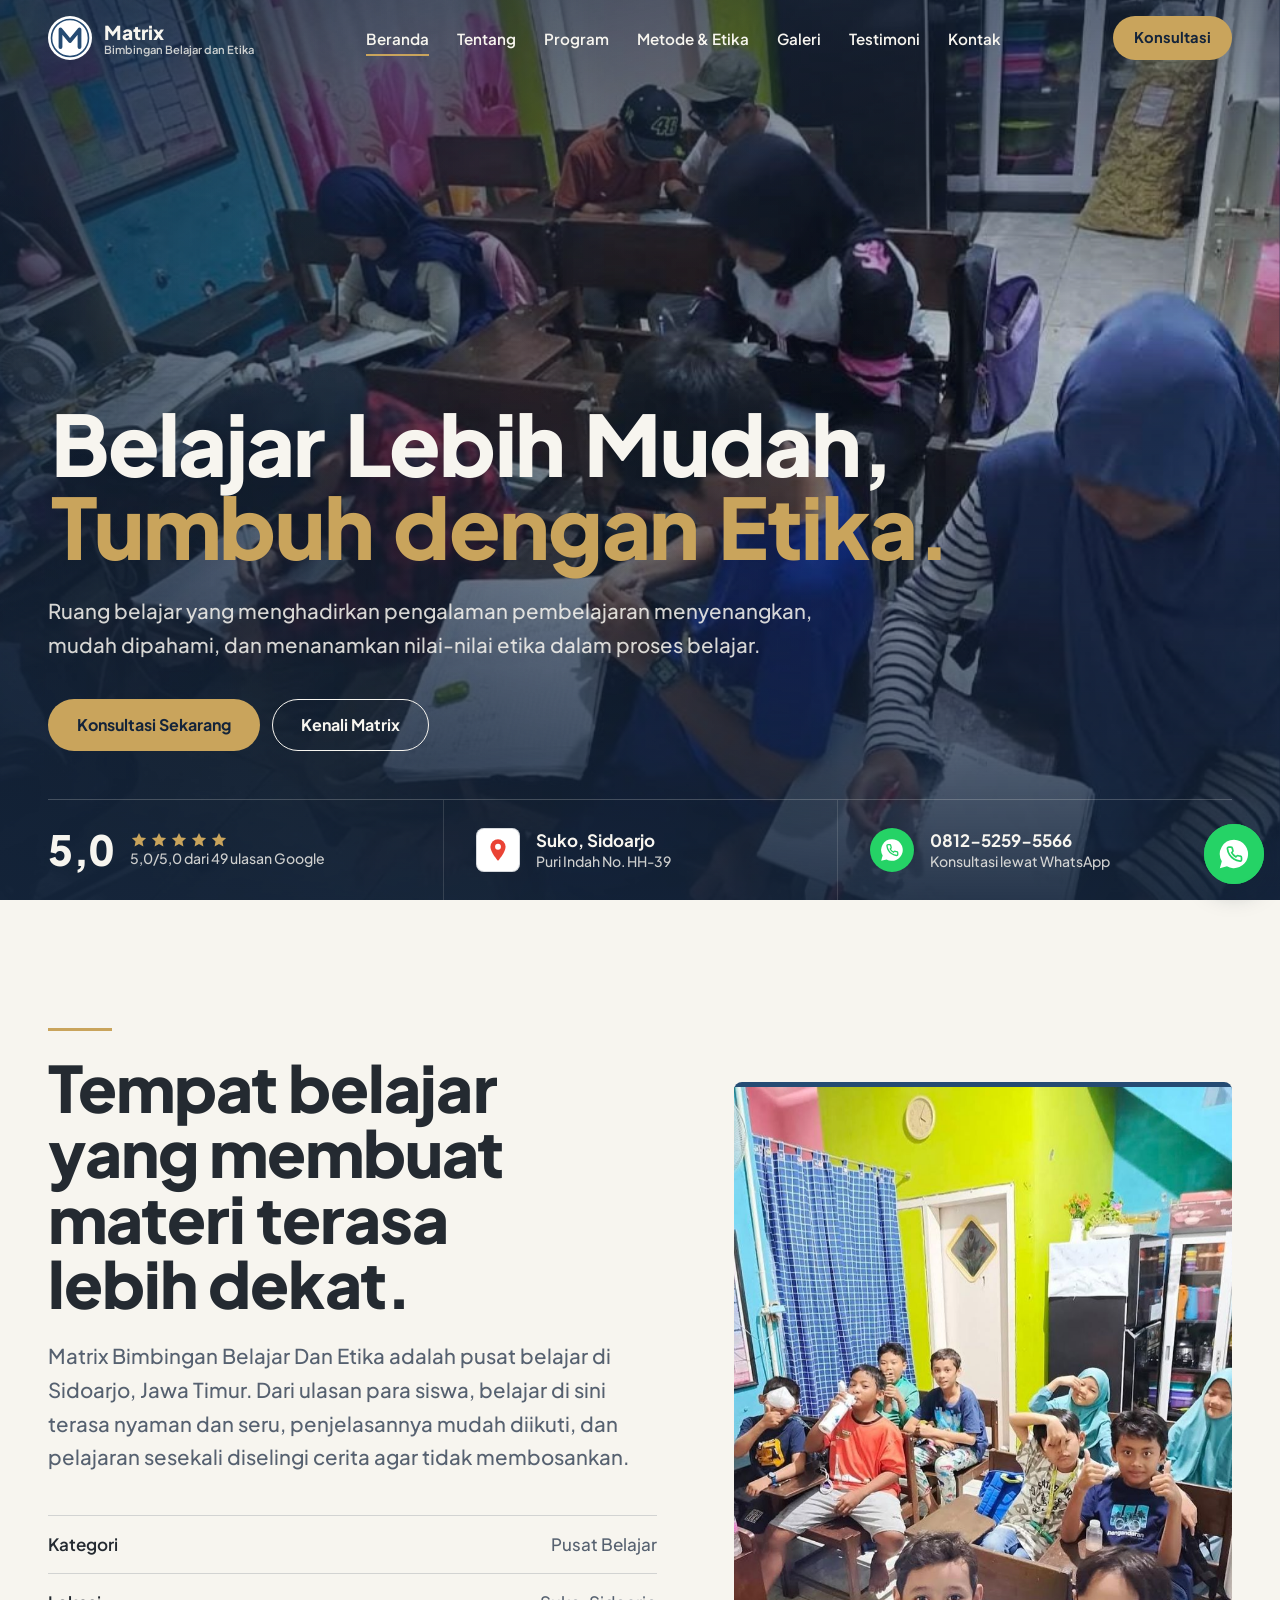
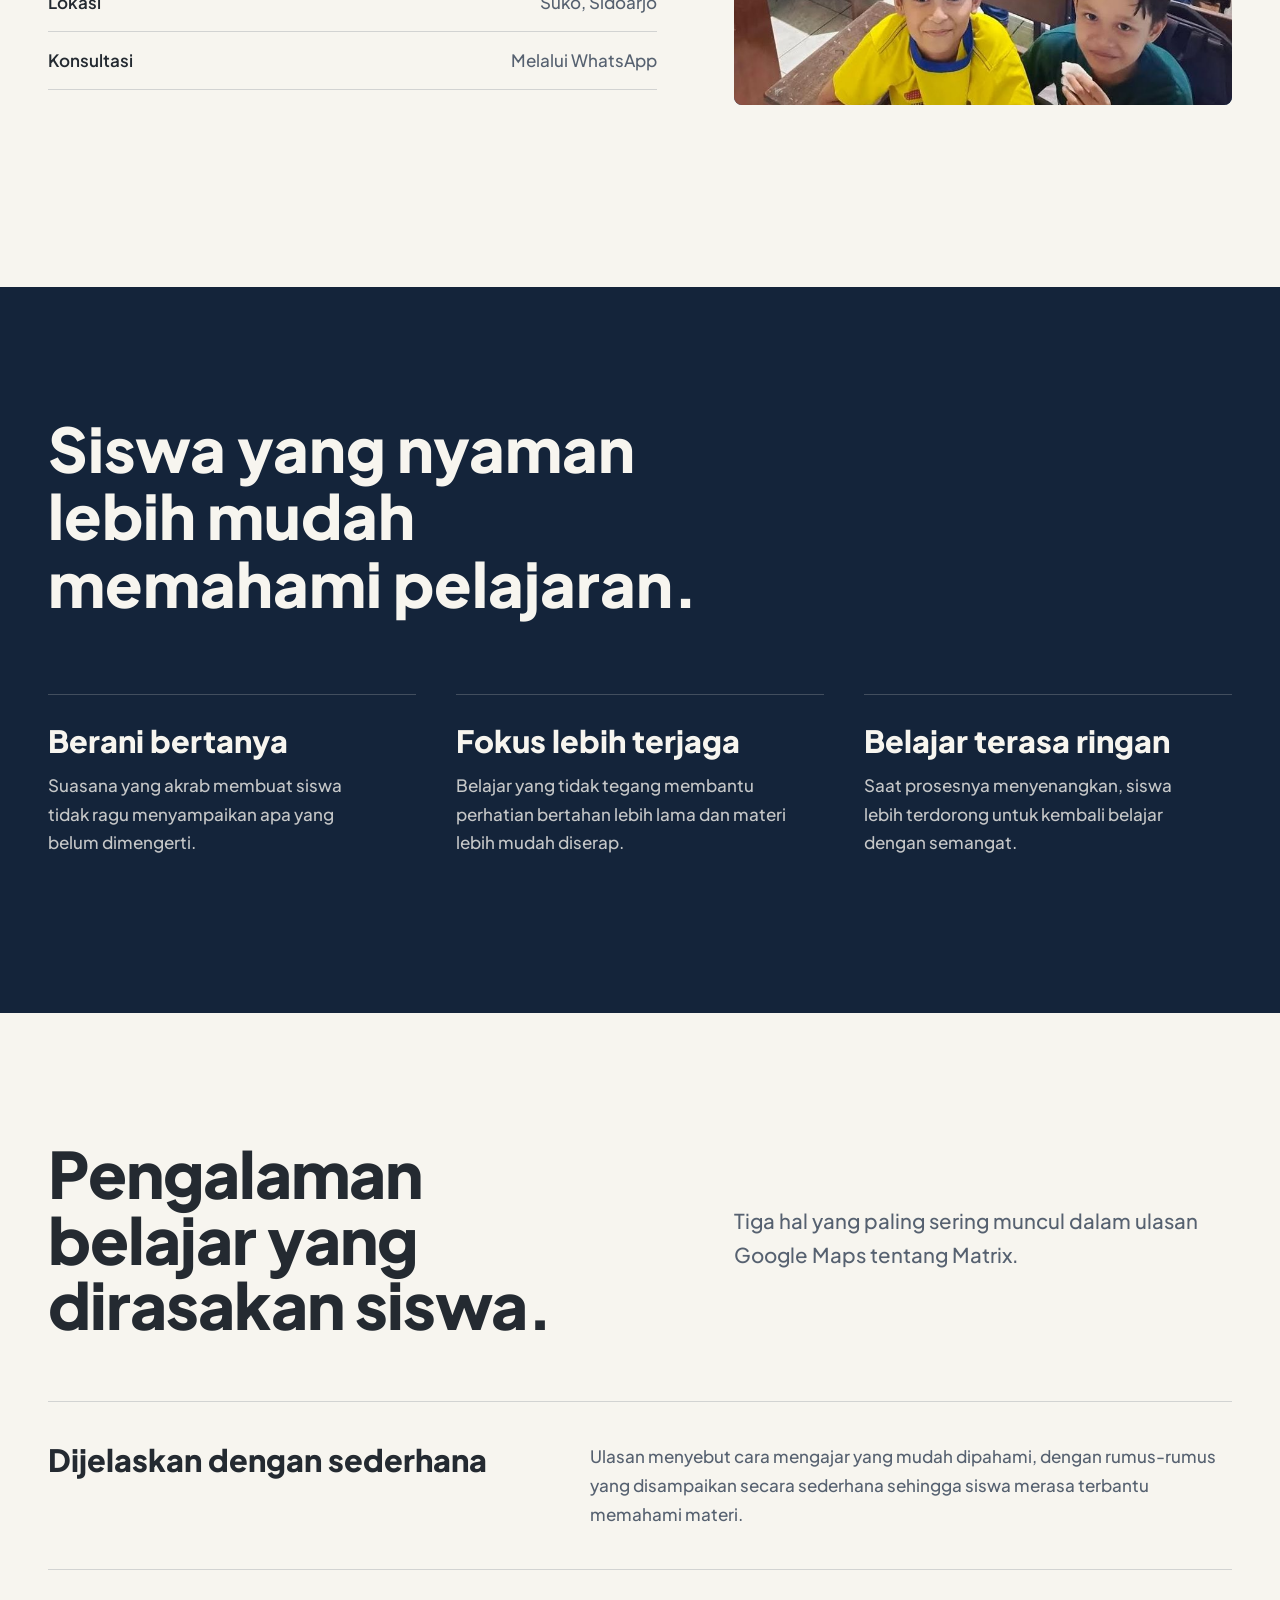
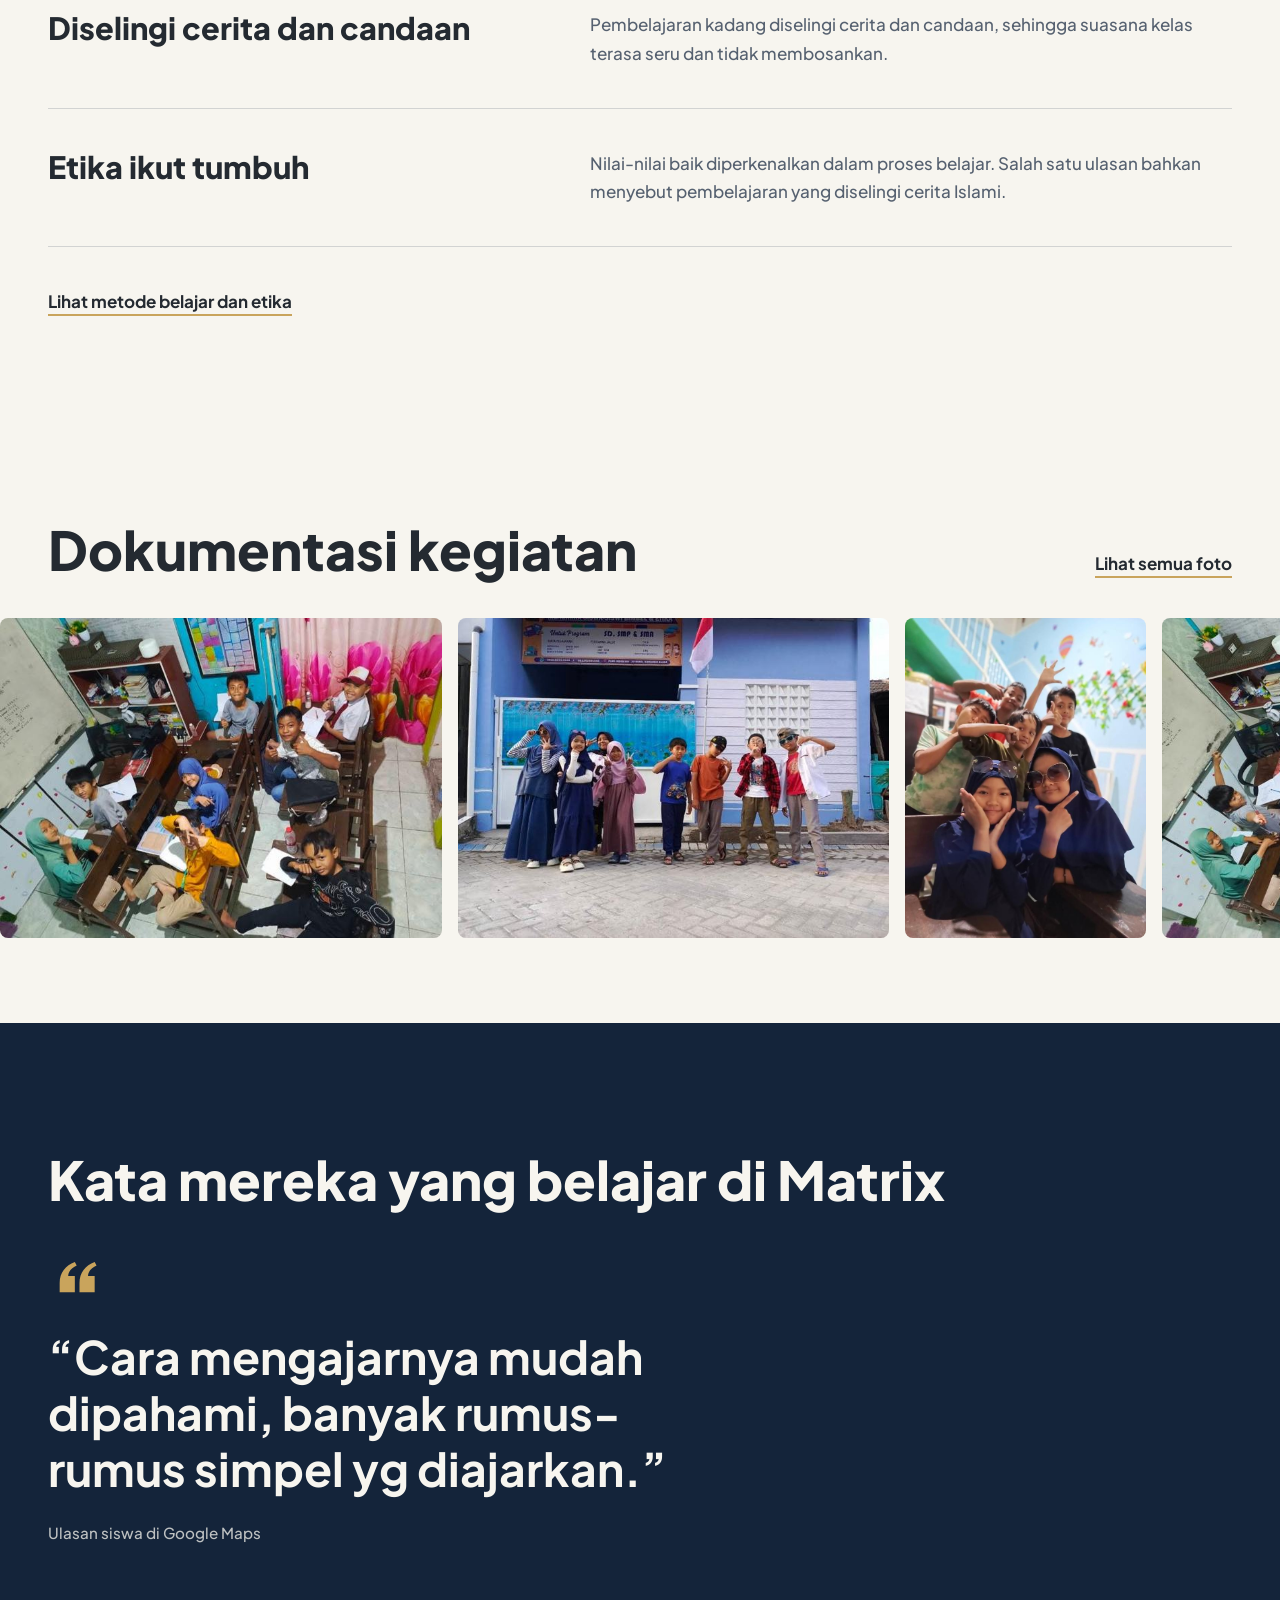
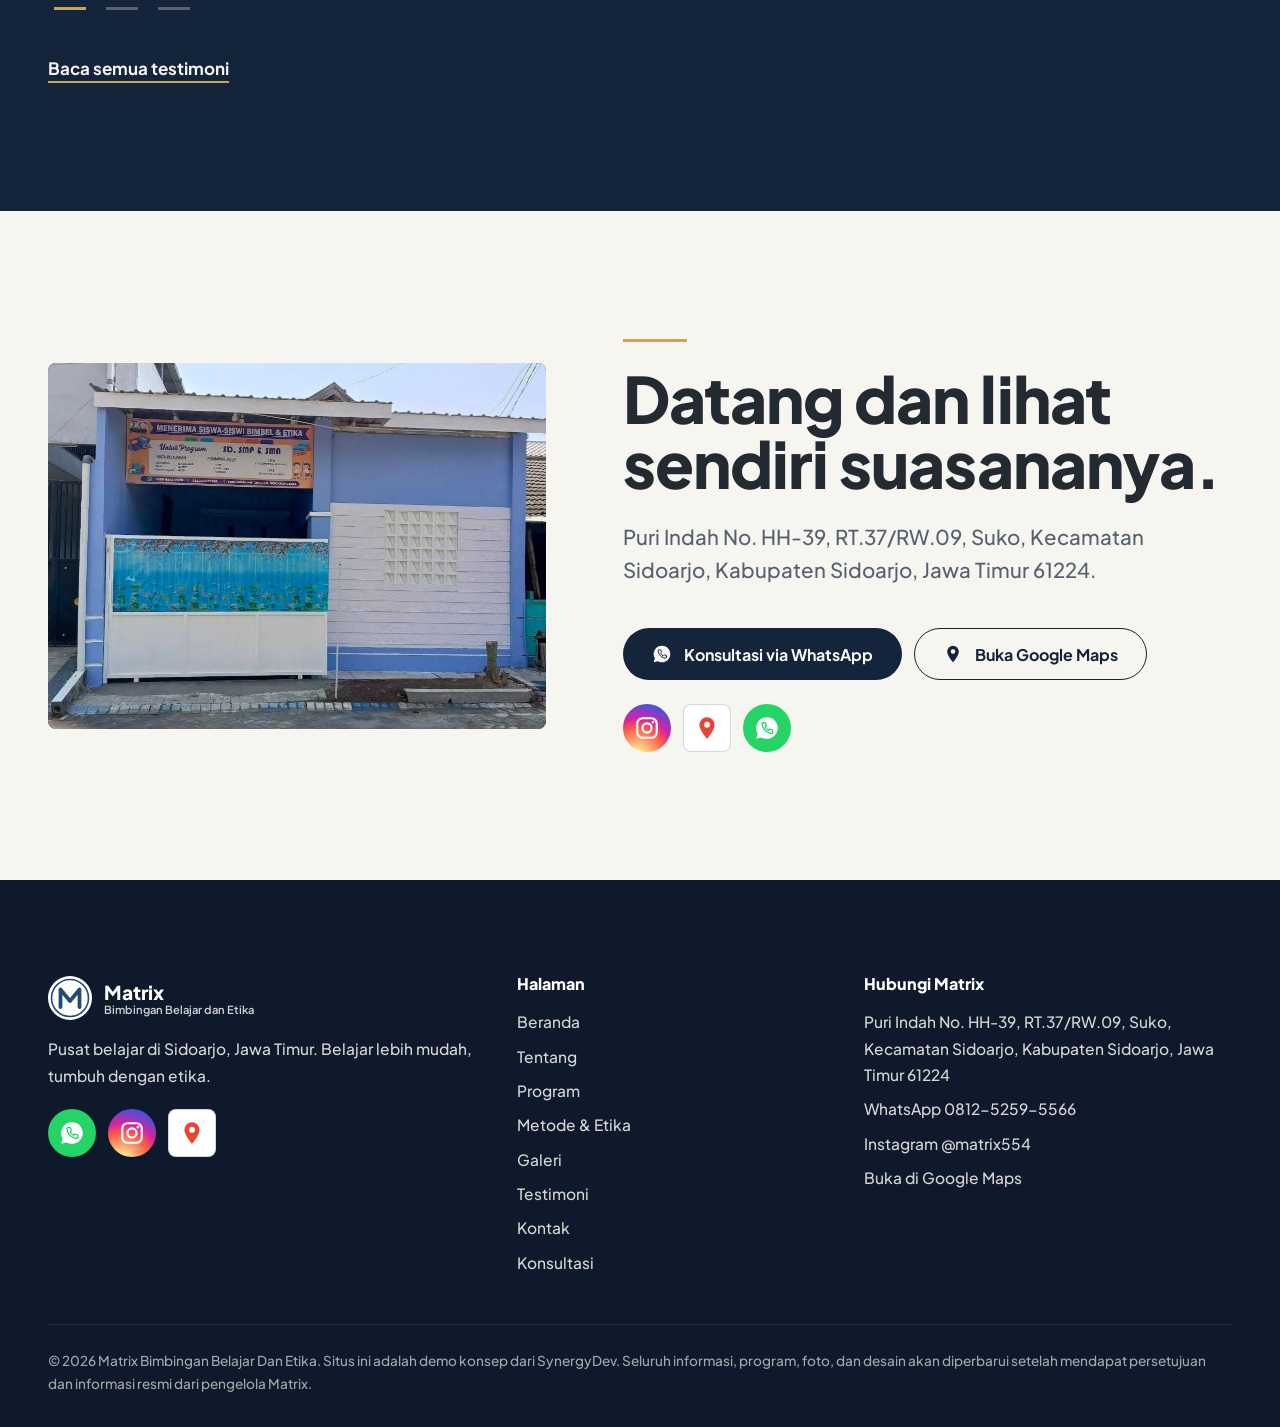
<file: index.html>
<!DOCTYPE html>
<html lang="id">
<head>
<meta charset="utf-8">
<meta name="viewport" content="width=device-width, initial-scale=1, viewport-fit=cover">
<title>Matrix Bimbingan Belajar Dan Etika | Pusat Belajar di Sidoarjo</title>
<meta name="description" content="Matrix Bimbingan Belajar Dan Etika, pusat belajar di Suko, Sidoarjo. Belajar lebih mudah, tumbuh dengan etika. Rating Google 5,0 dari 49 ulasan.">
<meta name="theme-color" content="#14243A">
<meta property="og:type" content="website"><meta property="og:locale" content="id_ID">
<meta property="og:site_name" content="Matrix Bimbingan Belajar Dan Etika"><meta property="og:title" content="Matrix Bimbingan Belajar Dan Etika | Pusat Belajar di Sidoarjo"><meta property="og:description" content="Matrix Bimbingan Belajar Dan Etika, pusat belajar di Suko, Sidoarjo. Belajar lebih mudah, tumbuh dengan etika. Rating Google 5,0 dari 49 ulasan.">
<meta name="twitter:card" content="summary_large_image">
<link rel="icon" href="assets/img/favicon.svg" type="image/svg+xml">
<link rel="preconnect" href="https://fonts.googleapis.com"><link rel="preconnect" href="https://fonts.gstatic.com" crossorigin>
<link href="https://fonts.googleapis.com/css2?family=Plus+Jakarta+Sans:wght@500;700;800&display=swap" rel="stylesheet">
<link rel="stylesheet" href="assets/css/style.css">
<script>document.documentElement.classList.add('js')</script>
<script type="application/ld+json">{"@context":"https://schema.org","@type":"EducationalOrganization","name":"Matrix Bimbingan Belajar Dan Etika","address":{"@type":"PostalAddress","streetAddress":"Puri Indah No. HH-39, RT.37/RW.09, Suko","addressLocality":"Sidoarjo","addressRegion":"Jawa Timur","postalCode":"61224","addressCountry":"ID"},"telephone":"+6281252595566","sameAs":["https://www.instagram.com/matrix554/"],"aggregateRating":{"@type":"AggregateRating","ratingValue":"5.0","reviewCount":"49"}}</script>
</head>
<body>
<a class="skip" href="#main">Lewati ke konten</a>
<header class="hd"><div class="wrap in">
<a class="logo" href="index.html" aria-label="Matrix Bimbingan Belajar Dan Etika, ke beranda"><svg viewBox="0 0 44 44" aria-hidden="true"><circle cx="22" cy="22" r="22" fill="#fff"/><circle cx="22" cy="22" r="18.5" fill="none" stroke="#254B73" stroke-width="1.6"/><path d="M12.500 31V13.500l9.500 11.500 9.500-11.500V31" fill="none" stroke="#254B73" stroke-width="3.800" stroke-linejoin="round" stroke-linecap="round"/></svg><span><b>Matrix</b><small>Bimbingan Belajar dan Etika</small></span></a>
<ul class="nav"><li><a href="index.html" aria-current="page">Beranda</a></li><li><a href="tentang.html">Tentang</a></li><li><a href="program.html">Program</a></li><li><a href="metode.html">Metode & Etika</a></li><li><a href="galeri.html">Galeri</a></li><li><a href="testimoni.html">Testimoni</a></li><li><a href="kontak.html">Kontak</a></li></ul>
<a class="btn btn-gold" href="konsultasi.html">Konsultasi</a>
<button class="burger" aria-label="Buka menu" aria-expanded="false" aria-controls="mm"><span></span><span></span><span></span></button>
</div></header>
<div class="mm" id="mm" aria-hidden="true"><ul><li><a href="index.html" aria-current="page">Beranda</a></li><li><a href="tentang.html">Tentang</a></li><li><a href="program.html">Program</a></li><li><a href="metode.html">Metode & Etika</a></li><li><a href="galeri.html">Galeri</a></li><li><a href="testimoni.html">Testimoni</a></li><li><a href="kontak.html">Kontak</a></li><li><a href="konsultasi.html">Konsultasi</a></li></ul>
<div><a class="btn btn-gold" href="https://wa.me/6281252595566?text=Halo%20Matrix%20Bimbingan%20Belajar%20Dan%20Etika%2C%20saya%20ingin%20berkonsultasi." target="_blank" rel="noopener"><svg class="ic ic-wa" viewBox="0 0 24 24" aria-hidden="true"><path class="bub" d="M12 2a10 10 0 0 0-8.6 15.1L2 22l5-1.3A10 10 0 1 0 12 2z"/><path class="ph" transform="translate(6.3 6.1) scale(.5)" d="M22 16.92v3a2 2 0 0 1-2.18 2 19.79 19.79 0 0 1-8.63-3.07 19.5 19.5 0 0 1-6-6 19.79 19.79 0 0 1-3.07-8.67A2 2 0 0 1 4.11 2h3a2 2 0 0 1 2 1.72c.127.96.361 1.903.7 2.81a2 2 0 0 1-.45 2.11L8.09 9.91a16 16 0 0 0 6 6l1.27-1.27a2 2 0 0 1 2.11-.45c.907.339 1.85.573 2.81.7A2 2 0 0 1 22 16.92z"/></svg> Chat WhatsApp</a>
<div class="soc-row"><a class="soc wa" href="https://wa.me/6281252595566?text=Halo%20Matrix%20Bimbingan%20Belajar%20Dan%20Etika%2C%20saya%20ingin%20berkonsultasi." target="_blank" rel="noopener" aria-label="WhatsApp Matrix"><svg class="ic ic-wa" viewBox="0 0 24 24" aria-hidden="true"><path class="bub" d="M12 2a10 10 0 0 0-8.6 15.1L2 22l5-1.3A10 10 0 1 0 12 2z"/><path class="ph" transform="translate(6.3 6.1) scale(.5)" d="M22 16.92v3a2 2 0 0 1-2.18 2 19.79 19.79 0 0 1-8.63-3.07 19.5 19.5 0 0 1-6-6 19.79 19.79 0 0 1-3.07-8.67A2 2 0 0 1 4.11 2h3a2 2 0 0 1 2 1.72c.127.96.361 1.903.7 2.81a2 2 0 0 1-.45 2.11L8.09 9.91a16 16 0 0 0 6 6l1.27-1.27a2 2 0 0 1 2.11-.45c.907.339 1.85.573 2.81.7A2 2 0 0 1 22 16.92z"/></svg></a><a class="soc ig" href="https://www.instagram.com/matrix554/" target="_blank" rel="noopener" aria-label="Instagram Matrix"><svg class="ic ic-ig" viewBox="0 0 24 24" fill="none" stroke="currentColor" stroke-width="2" aria-hidden="true"><rect x="3" y="3" width="18" height="18" rx="5"/><circle cx="12" cy="12" r="4.2"/><circle cx="17.4" cy="6.6" r="1.2" fill="currentColor" stroke="none"/></svg></a><a class="soc map" href="https://maps.app.goo.gl/MTPPZfdgYqTvsLom7" target="_blank" rel="noopener" aria-label="Lokasi Matrix di Google Maps"><svg class="ic ic-map" viewBox="0 0 24 24" aria-hidden="true"><path class="pin" d="M12 2a7 7 0 0 0-7 7c0 5.2 7 13 7 13s7-7.8 7-13a7 7 0 0 0-7-7z"/><circle class="dot" cx="12" cy="9" r="2.7"/></svg></a></div></div></div>
<main id="main">
<section class="hero">
<div class="hero-media" aria-hidden="false"><img src="assets/img/belajar-atas.jpg" alt="Siswa belajar bersama di ruang kelas Matrix, difoto dari sudut atas" width="1080" height="800" fetchpriority="high" decoding="async"></div>
<div class="wrap"><div class="hero-copy">
<h1 class="d1"><span style="display:block"><span class="w"><i style="--i:0">Belajar</i></span> <span class="w"><i style="--i:1">Lebih</i></span> <span class="w"><i style="--i:2">Mudah,</i></span></span><span class="l2" style="display:block"><span class="w"><i style="--i:3">Tumbuh</i></span> <span class="w"><i style="--i:4">dengan</i></span> <span class="w"><i style="--i:5">Etika.</i></span></span></h1>
<p class="lede fade-in" style="--d:1.1s">Ruang belajar yang menghadirkan pengalaman pembelajaran menyenangkan, mudah dipahami, dan menanamkan nilai-nilai etika dalam proses belajar.</p>
<div class="btn-row fade-in" style="--d:1.3s"><a class="btn btn-gold" href="konsultasi.html">Konsultasi Sekarang</a><a class="btn btn-line" href="tentang.html">Kenali Matrix</a></div>
</div>
<div class="facts fade-in" style="--d:1.5s">
<a class="fact" href="https://maps.app.goo.gl/MTPPZfdgYqTvsLom7" target="_blank" rel="noopener"><span class="big"><span data-count="5" data-dec="1">5,0</span></span><span><span class="stars" role="img" aria-label="Rating 5 dari 5"><svg viewBox="0 0 24 24" fill="currentColor" aria-hidden="true"><path d="m12 2.5 2.9 6.1 6.6.8-4.9 4.6 1.3 6.6L12 17.3l-5.9 3.3 1.3-6.6L2.5 9.4l6.6-.8z"/></svg><svg viewBox="0 0 24 24" fill="currentColor" aria-hidden="true"><path d="m12 2.5 2.9 6.1 6.6.8-4.9 4.6 1.3 6.6L12 17.3l-5.9 3.3 1.3-6.6L2.5 9.4l6.6-.8z"/></svg><svg viewBox="0 0 24 24" fill="currentColor" aria-hidden="true"><path d="m12 2.5 2.9 6.1 6.6.8-4.9 4.6 1.3 6.6L12 17.3l-5.9 3.3 1.3-6.6L2.5 9.4l6.6-.8z"/></svg><svg viewBox="0 0 24 24" fill="currentColor" aria-hidden="true"><path d="m12 2.5 2.9 6.1 6.6.8-4.9 4.6 1.3 6.6L12 17.3l-5.9 3.3 1.3-6.6L2.5 9.4l6.6-.8z"/></svg><svg viewBox="0 0 24 24" fill="currentColor" aria-hidden="true"><path d="m12 2.5 2.9 6.1 6.6.8-4.9 4.6 1.3 6.6L12 17.3l-5.9 3.3 1.3-6.6L2.5 9.4l6.6-.8z"/></svg></span><small>5,0/5,0 dari 49 ulasan Google</small></span></a>
<a class="fact" href="https://maps.app.goo.gl/MTPPZfdgYqTvsLom7" target="_blank" rel="noopener"><span class="soc map" style="width:44px;height:44px"><svg class="ic ic-map" viewBox="0 0 24 24" aria-hidden="true"><path class="pin" d="M12 2a7 7 0 0 0-7 7c0 5.2 7 13 7 13s7-7.8 7-13a7 7 0 0 0-7-7z"/><circle class="dot" cx="12" cy="9" r="2.7"/></svg></span><span><strong>Suko, Sidoarjo</strong><small>Puri Indah No. HH-39</small></span></a>
<a class="fact" href="https://wa.me/6281252595566?text=Halo%20Matrix%20Bimbingan%20Belajar%20Dan%20Etika%2C%20saya%20ingin%20berkonsultasi." target="_blank" rel="noopener"><span class="soc wa" style="width:44px;height:44px"><svg class="ic ic-wa" viewBox="0 0 24 24" aria-hidden="true"><path class="bub" d="M12 2a10 10 0 0 0-8.6 15.1L2 22l5-1.3A10 10 0 1 0 12 2z"/><path class="ph" transform="translate(6.3 6.1) scale(.5)" d="M22 16.92v3a2 2 0 0 1-2.18 2 19.79 19.79 0 0 1-8.63-3.07 19.5 19.5 0 0 1-6-6 19.79 19.79 0 0 1-3.07-8.67A2 2 0 0 1 4.11 2h3a2 2 0 0 1 2 1.72c.127.96.361 1.903.7 2.81a2 2 0 0 1-.45 2.11L8.09 9.91a16 16 0 0 0 6 6l1.27-1.27a2 2 0 0 1 2.11-.45c.907.339 1.85.573 2.81.7A2 2 0 0 1 22 16.92z"/></svg></span><span><strong>0812-5259-5566</strong><small>Konsultasi lewat WhatsApp</small></span></a>
</div></div></section>

<section class="sec" id="perkenalan"><div class="wrap split">
<div><div class="rule rv"></div><h2 class="d2 rv" style="font-size:clamp(2rem,5vw,4.25rem)">Tempat belajar yang membuat materi terasa lebih dekat.</h2>
<p class="lede mt2 rv" style="--d:.1s">Matrix Bimbingan Belajar Dan Etika adalah pusat belajar di Sidoarjo, Jawa Timur. Dari ulasan para siswa, belajar di sini terasa nyaman dan seru, penjelasannya mudah diikuti, dan pelajaran sesekali diselingi cerita agar tidak membosankan.</p>
<div class="facts-s rv" style="--d:.2s"><div>Kategori<span>Pusat Belajar</span></div><div>Lokasi<span>Suko, Sidoarjo</span></div><div>Konsultasi<span>Melalui WhatsApp</span></div></div>
<p class="mt3 rv"><a class="link" href="tentang.html">Baca tentang Matrix</a></p></div>
<div class="frame tall offset rvi"><img src="assets/img/kelas-ceria.jpg" alt="Siswa tersenyum ke kamera di ruang kelas Matrix" width="906" height="1200" loading="lazy" decoding="async" data-par=".05"></div></div></section>

<section class="sec dark"><div class="wrap">
<h2 class="big-st rv">Siswa yang nyaman lebih mudah memahami pelajaran.</h2>
<div class="trio">
<div class="rv"><h3 class="h3">Berani bertanya</h3><p>Suasana yang akrab membuat siswa tidak ragu menyampaikan apa yang belum dimengerti.</p></div>
<div class="rv" style="--d:.1s"><h3 class="h3">Fokus lebih terjaga</h3><p>Belajar yang tidak tegang membantu perhatian bertahan lebih lama dan materi lebih mudah diserap.</p></div>
<div class="rv" style="--d:.2s"><h3 class="h3">Belajar terasa ringan</h3><p>Saat prosesnya menyenangkan, siswa lebih terdorong untuk kembali belajar dengan semangat.</p></div>
</div></div></section>

<section class="sec"><div class="wrap">
<div class="split"><div><h2 class="d2 rv" style="font-size:clamp(2rem,5vw,4.25rem)">Pengalaman belajar yang dirasakan siswa.</h2></div>
<p class="lede rv" style="--d:.1s">Tiga hal yang paling sering muncul dalam ulasan Google Maps tentang Matrix.</p></div>
<div class="rows mt4">
<div class="rv"><h3 class="h3">Dijelaskan dengan sederhana</h3><p>Ulasan menyebut cara mengajar yang mudah dipahami, dengan rumus-rumus yang disampaikan secara sederhana sehingga siswa merasa terbantu memahami materi.</p></div>
<div class="rv"><h3 class="h3">Diselingi cerita dan candaan</h3><p>Pembelajaran kadang diselingi cerita dan candaan, sehingga suasana kelas terasa seru dan tidak membosankan.</p></div>
<div class="rv"><h3 class="h3">Etika ikut tumbuh</h3><p>Nilai-nilai baik diperkenalkan dalam proses belajar. Salah satu ulasan bahkan menyebut pembelajaran yang diselingi cerita Islami.</p></div>
</div>
<p class="mt3 rv"><a class="link" href="metode.html">Lihat metode belajar dan etika</a></p></div></section>

<section class="sec-sm"><div class="wrap"><div style="display:flex;justify-content:space-between;align-items:end;gap:24px;flex-wrap:wrap;margin-bottom:32px">
<h2 class="h2 rv">Dokumentasi kegiatan</h2><a class="link rv" href="galeri.html">Lihat semua foto</a></div></div>
<div class="marq" role="region" aria-label="Foto dokumentasi kegiatan Matrix"><div class="marq-t"><img src="assets/img/t-belajar-kelas.jpg" alt="Siswa mengikuti kegiatan belajar di ruang kelas Matrix" width="640" height="463" loading="lazy" decoding="async"><img src="assets/img/t-depan-1.jpg" alt="Siswa berfoto bersama di depan bangunan Matrix" width="640" height="476" loading="lazy" decoding="async"><img src="assets/img/t-kebersamaan.jpg" alt="Siswa berpose ceria bersama di ruang kelas Matrix" width="640" height="849" loading="lazy" decoding="async"><img src="assets/img/t-belajar-meja.jpg" alt="Suasana belajar di ruang kelas Matrix dilihat dari atas" width="640" height="480" loading="lazy" decoding="async"><img src="assets/img/t-tari.jpg" alt="Kegiatan menari bersama di luar ruangan" width="640" height="479" loading="lazy" decoding="async"><img src="assets/img/t-depan-5.jpg" alt="Siswa berfoto bersama dengan gaya santai di depan bangunan Matrix" width="640" height="481" loading="lazy" decoding="async"><img src="assets/img/t-kelas-ceria.jpg" alt="Siswa tersenyum ke kamera di ruang kelas Matrix" width="640" height="847" loading="lazy" decoding="async"><img src="assets/img/t-lapangan.jpg" alt="Anak-anak bermain di lapangan dalam ruangan" width="640" height="476" loading="lazy" decoding="async"></div></div></section>

<section class="sec dark"><div class="wrap">
<h2 class="h2">Kata mereka yang belajar di Matrix</h2>
<div class="quotes" aria-live="off"><figure class="q on"><svg class="qm" viewBox="0 0 48 48" fill="currentColor" aria-hidden="true"><path d="M10 30c0-9 5-15 13-18l1.6 3C19 17.600 17.500 21 17.300 24H23v14H10zM27 30c0-9 5-15 13-18l1.600 3c-5.600 2.600-7.100 6-7.300 9H40v14H27z"/></svg><blockquote>&ldquo;Cara mengajarnya mudah dipahami, banyak rumus-rumus simpel yg diajarkan.&rdquo;</blockquote><figcaption>Ulasan siswa di Google Maps</figcaption></figure><figure class="q"><svg class="qm" viewBox="0 0 48 48" fill="currentColor" aria-hidden="true"><path d="M10 30c0-9 5-15 13-18l1.6 3C19 17.600 17.500 21 17.300 24H23v14H10zM27 30c0-9 5-15 13-18l1.600 3c-5.600 2.600-7.100 6-7.300 9H40v14H27z"/></svg><blockquote>&ldquo;Les di matrix itu seru banget saya faham yang di jelaskan pak Agus.&rdquo;</blockquote><figcaption>Ulasan siswa di Google Maps</figcaption></figure><figure class="q"><svg class="qm" viewBox="0 0 48 48" fill="currentColor" aria-hidden="true"><path d="M10 30c0-9 5-15 13-18l1.6 3C19 17.600 17.500 21 17.300 24H23v14H10zM27 30c0-9 5-15 13-18l1.600 3c-5.600 2.600-7.100 6-7.300 9H40v14H27z"/></svg><blockquote>&ldquo;Seru,asik temen temen nya pada baik pak Agus nya juga sangat baik seru dan asik.&rdquo;</blockquote><figcaption>Ulasan siswa di Google Maps</figcaption></figure></div>
<div class="dots" role="group" aria-label="Pilih ulasan"><button aria-label="Ulasan 1" aria-current="true"></button><button aria-label="Ulasan 2" aria-current="false"></button><button aria-label="Ulasan 3" aria-current="false"></button></div>
<p class="mt2"><a class="link" href="testimoni.html">Baca semua testimoni</a></p></div></section>

<section class="sec"><div class="wrap split rev">
<div><div class="rule rv"></div><h2 class="d2 rv" style="font-size:clamp(2rem,5vw,4.25rem)">Datang dan lihat sendiri suasananya.</h2>
<p class="lede mt2 rv" style="--d:.1s">Puri Indah No. HH-39, RT.37/RW.09, Suko, Kecamatan Sidoarjo, Kabupaten Sidoarjo, Jawa Timur 61224.</p>
<div class="btn-row mt3 rv" style="--d:.2s"><a class="btn btn-navy" href="https://wa.me/6281252595566?text=Halo%20Matrix%20Bimbingan%20Belajar%20Dan%20Etika%2C%20saya%20ingin%20berkonsultasi." target="_blank" rel="noopener"><svg class="ic ic-wa" viewBox="0 0 24 24" aria-hidden="true"><path class="bub" d="M12 2a10 10 0 0 0-8.6 15.1L2 22l5-1.3A10 10 0 1 0 12 2z"/><path class="ph" transform="translate(6.3 6.1) scale(.5)" d="M22 16.92v3a2 2 0 0 1-2.18 2 19.79 19.79 0 0 1-8.63-3.07 19.5 19.5 0 0 1-6-6 19.79 19.79 0 0 1-3.07-8.67A2 2 0 0 1 4.11 2h3a2 2 0 0 1 2 1.72c.127.96.361 1.903.7 2.81a2 2 0 0 1-.45 2.11L8.09 9.91a16 16 0 0 0 6 6l1.27-1.27a2 2 0 0 1 2.11-.45c.907.339 1.85.573 2.81.7A2 2 0 0 1 22 16.92z"/></svg> Konsultasi via WhatsApp</a>
<a class="btn btn-ink" href="https://maps.app.goo.gl/MTPPZfdgYqTvsLom7" target="_blank" rel="noopener"><svg class="ic ic-map" viewBox="0 0 24 24" aria-hidden="true"><path class="pin" d="M12 2a7 7 0 0 0-7 7c0 5.2 7 13 7 13s7-7.8 7-13a7 7 0 0 0-7-7z"/><circle class="dot" cx="12" cy="9" r="2.7"/></svg> Buka Google Maps</a></div>
<div class="btn-row mt2 rv" style="--d:.3s"><a class="soc ig" href="https://www.instagram.com/matrix554/" target="_blank" rel="noopener" aria-label="Instagram Matrix"><svg class="ic ic-ig" viewBox="0 0 24 24" fill="none" stroke="currentColor" stroke-width="2" aria-hidden="true"><rect x="3" y="3" width="18" height="18" rx="5"/><circle cx="12" cy="12" r="4.2"/><circle cx="17.4" cy="6.6" r="1.2" fill="currentColor" stroke="none"/></svg></a><a class="soc map" href="https://maps.app.goo.gl/MTPPZfdgYqTvsLom7" target="_blank" rel="noopener" aria-label="Lokasi Matrix di Google Maps"><svg class="ic ic-map" viewBox="0 0 24 24" aria-hidden="true"><path class="pin" d="M12 2a7 7 0 0 0-7 7c0 5.2 7 13 7 13s7-7.8 7-13a7 7 0 0 0-7-7z"/><circle class="dot" cx="12" cy="9" r="2.7"/></svg></a><a class="soc wa" href="https://wa.me/6281252595566?text=Halo%20Matrix%20Bimbingan%20Belajar%20Dan%20Etika%2C%20saya%20ingin%20berkonsultasi." target="_blank" rel="noopener" aria-label="WhatsApp Matrix"><svg class="ic ic-wa" viewBox="0 0 24 24" aria-hidden="true"><path class="bub" d="M12 2a10 10 0 0 0-8.6 15.1L2 22l5-1.3A10 10 0 1 0 12 2z"/><path class="ph" transform="translate(6.3 6.1) scale(.5)" d="M22 16.92v3a2 2 0 0 1-2.18 2 19.79 19.79 0 0 1-8.63-3.07 19.5 19.5 0 0 1-6-6 19.79 19.79 0 0 1-3.07-8.67A2 2 0 0 1 4.11 2h3a2 2 0 0 1 2 1.72c.127.96.361 1.903.7 2.81a2 2 0 0 1-.45 2.11L8.09 9.91a16 16 0 0 0 6 6l1.27-1.27a2 2 0 0 1 2.11-.45c.907.339 1.85.573 2.81.7A2 2 0 0 1 22 16.92z"/></svg></a></div></div>
<div class="frame offset rvi"><img src="assets/img/bangunan.jpg" alt="Tampak depan bangunan Matrix di Puri Indah, Sidoarjo" width="1080" height="794" loading="lazy" decoding="async" data-par=".04"></div></div></section>

</main>
<footer class="ft dark"><div class="wrap"><div class="grid">
<div><a class="logo" href="index.html"><svg viewBox="0 0 44 44" aria-hidden="true"><circle cx="22" cy="22" r="22" fill="#fff"/><circle cx="22" cy="22" r="18.5" fill="none" stroke="#254B73" stroke-width="1.6"/><path d="M12.500 31V13.500l9.500 11.500 9.500-11.500V31" fill="none" stroke="#254B73" stroke-width="3.800" stroke-linejoin="round" stroke-linecap="round"/></svg><span><b>Matrix</b><small>Bimbingan Belajar dan Etika</small></span></a>
<p>Pusat belajar di Sidoarjo, Jawa Timur. Belajar lebih mudah, tumbuh dengan etika.</p>
<div class="soc-row"><a class="soc wa" href="https://wa.me/6281252595566?text=Halo%20Matrix%20Bimbingan%20Belajar%20Dan%20Etika%2C%20saya%20ingin%20berkonsultasi." target="_blank" rel="noopener" aria-label="WhatsApp Matrix"><svg class="ic ic-wa" viewBox="0 0 24 24" aria-hidden="true"><path class="bub" d="M12 2a10 10 0 0 0-8.6 15.1L2 22l5-1.3A10 10 0 1 0 12 2z"/><path class="ph" transform="translate(6.3 6.1) scale(.5)" d="M22 16.92v3a2 2 0 0 1-2.18 2 19.79 19.79 0 0 1-8.63-3.07 19.5 19.5 0 0 1-6-6 19.79 19.79 0 0 1-3.07-8.67A2 2 0 0 1 4.11 2h3a2 2 0 0 1 2 1.72c.127.96.361 1.903.7 2.81a2 2 0 0 1-.45 2.11L8.09 9.91a16 16 0 0 0 6 6l1.27-1.27a2 2 0 0 1 2.11-.45c.907.339 1.85.573 2.81.7A2 2 0 0 1 22 16.92z"/></svg></a><a class="soc ig" href="https://www.instagram.com/matrix554/" target="_blank" rel="noopener" aria-label="Instagram Matrix"><svg class="ic ic-ig" viewBox="0 0 24 24" fill="none" stroke="currentColor" stroke-width="2" aria-hidden="true"><rect x="3" y="3" width="18" height="18" rx="5"/><circle cx="12" cy="12" r="4.2"/><circle cx="17.4" cy="6.6" r="1.2" fill="currentColor" stroke="none"/></svg></a><a class="soc map" href="https://maps.app.goo.gl/MTPPZfdgYqTvsLom7" target="_blank" rel="noopener" aria-label="Lokasi Matrix di Google Maps"><svg class="ic ic-map" viewBox="0 0 24 24" aria-hidden="true"><path class="pin" d="M12 2a7 7 0 0 0-7 7c0 5.2 7 13 7 13s7-7.8 7-13a7 7 0 0 0-7-7z"/><circle class="dot" cx="12" cy="9" r="2.7"/></svg></a></div></div>
<div><h3>Halaman</h3><ul><li><a href="index.html">Beranda</a></li><li><a href="tentang.html">Tentang</a></li><li><a href="program.html">Program</a></li><li><a href="metode.html">Metode & Etika</a></li><li><a href="galeri.html">Galeri</a></li><li><a href="testimoni.html">Testimoni</a></li><li><a href="kontak.html">Kontak</a></li><li><a href="konsultasi.html">Konsultasi</a></li></ul></div>
<div><h3>Hubungi Matrix</h3><ul>
<li>Puri Indah No. HH-39, RT.37/RW.09, Suko, Kecamatan Sidoarjo, Kabupaten Sidoarjo, Jawa Timur 61224</li>
<li><a href="https://wa.me/6281252595566?text=Halo%20Matrix%20Bimbingan%20Belajar%20Dan%20Etika%2C%20saya%20ingin%20berkonsultasi." target="_blank" rel="noopener">WhatsApp 0812-5259-5566</a></li>
<li><a href="https://www.instagram.com/matrix554/" target="_blank" rel="noopener">Instagram @matrix554</a></li>
<li><a href="https://maps.app.goo.gl/MTPPZfdgYqTvsLom7" target="_blank" rel="noopener">Buka di Google Maps</a></li></ul></div>
</div>
<p class="legal">&copy; <span id="yr">2026</span> Matrix Bimbingan Belajar Dan Etika. Situs ini adalah demo konsep dari SynergyDev. Seluruh informasi, program, foto, dan desain akan diperbarui setelah mendapat persetujuan dan informasi resmi dari pengelola Matrix.</p>
</div></footer>
<a class="fab" href="https://wa.me/6281252595566?text=Halo%20Matrix%20Bimbingan%20Belajar%20Dan%20Etika%2C%20saya%20ingin%20berkonsultasi." target="_blank" rel="noopener" aria-label="Konsultasi lewat WhatsApp"><svg class="ic ic-wa" viewBox="0 0 24 24" aria-hidden="true"><path class="bub" d="M12 2a10 10 0 0 0-8.6 15.1L2 22l5-1.3A10 10 0 1 0 12 2z"/><path class="ph" transform="translate(6.3 6.1) scale(.5)" d="M22 16.92v3a2 2 0 0 1-2.18 2 19.79 19.79 0 0 1-8.63-3.07 19.5 19.5 0 0 1-6-6 19.79 19.79 0 0 1-3.07-8.67A2 2 0 0 1 4.11 2h3a2 2 0 0 1 2 1.72c.127.96.361 1.903.7 2.81a2 2 0 0 1-.45 2.11L8.09 9.91a16 16 0 0 0 6 6l1.27-1.27a2 2 0 0 1 2.11-.45c.907.339 1.85.573 2.81.7A2 2 0 0 1 22 16.92z"/></svg></a>
<script src="assets/js/main.js" defer></script>
</body>
</html>
</file>
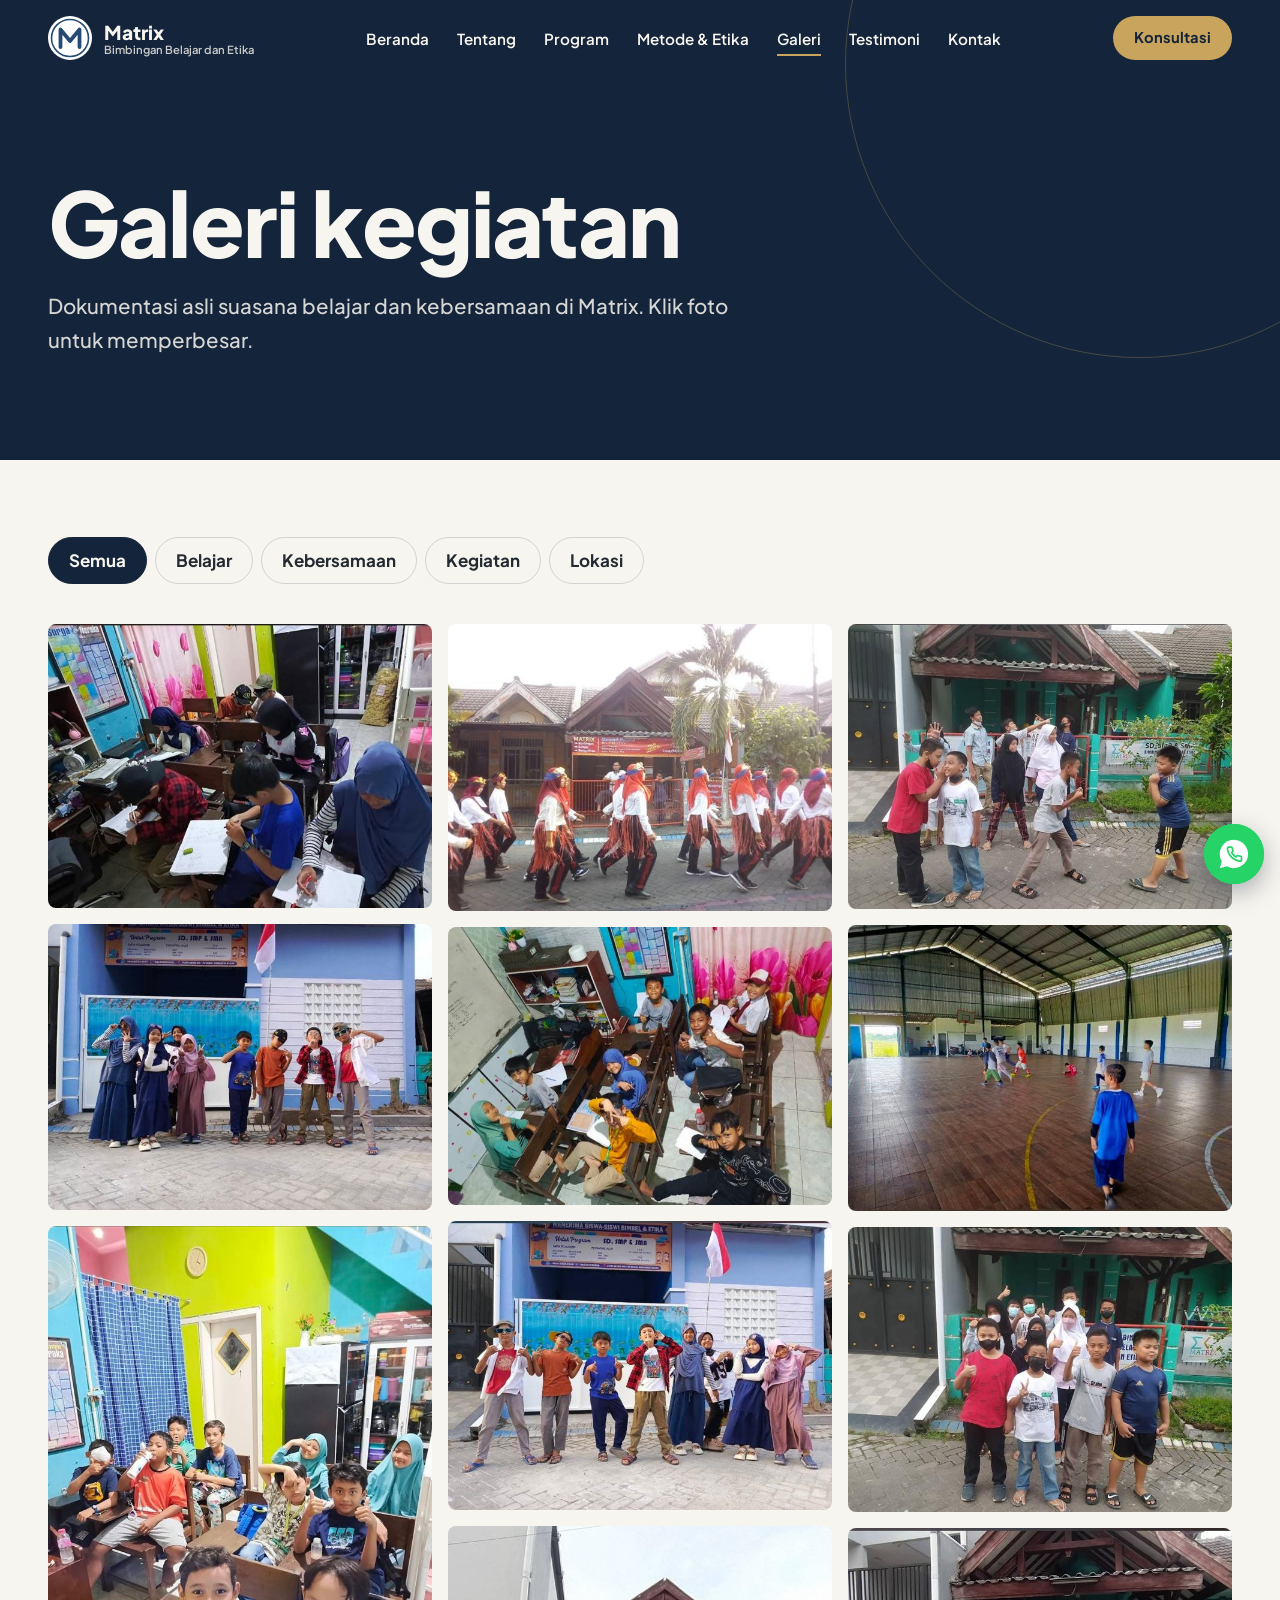
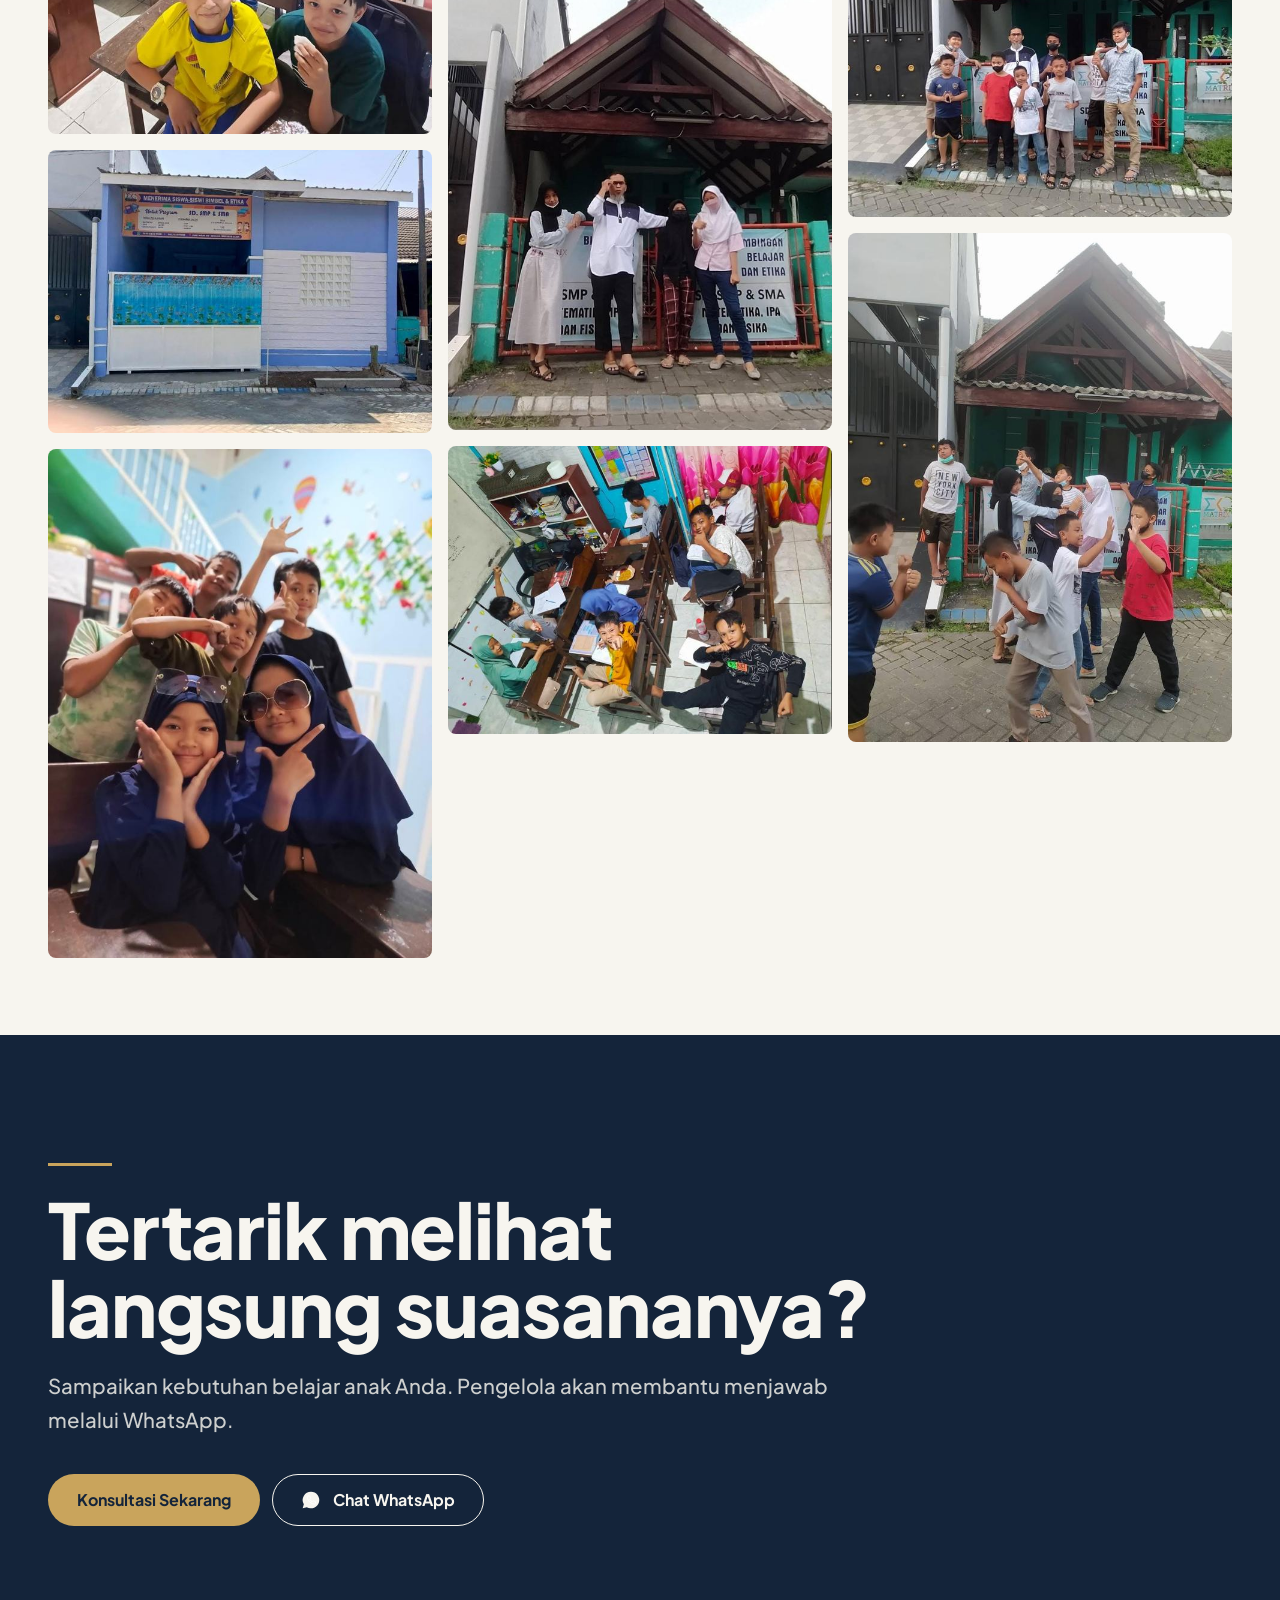
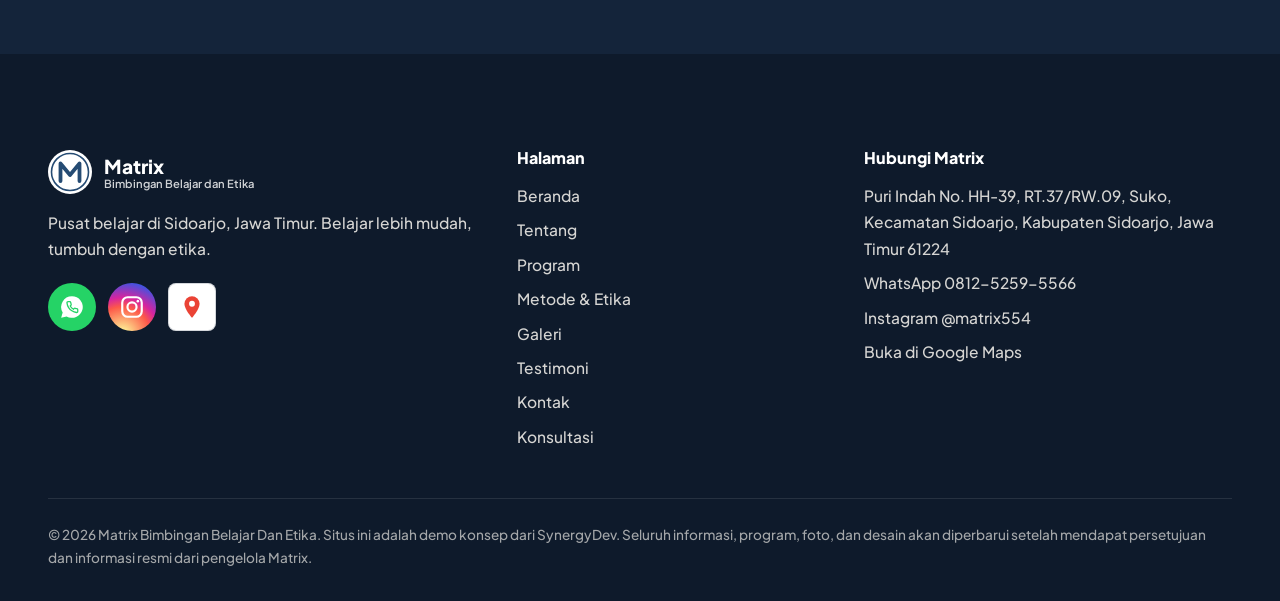
<file: galeri.html>
<!DOCTYPE html>
<html lang="id">
<head>
<meta charset="utf-8">
<meta name="viewport" content="width=device-width, initial-scale=1, viewport-fit=cover">
<title>Galeri Kegiatan | Matrix Bimbingan Belajar Dan Etika</title>
<meta name="description" content="Galeri foto kegiatan belajar dan kebersamaan di Matrix Bimbingan Belajar Dan Etika, Sidoarjo.">
<meta name="theme-color" content="#14243A">
<meta property="og:type" content="website"><meta property="og:locale" content="id_ID">
<meta property="og:site_name" content="Matrix Bimbingan Belajar Dan Etika"><meta property="og:title" content="Galeri Kegiatan | Matrix Bimbingan Belajar Dan Etika"><meta property="og:description" content="Galeri foto kegiatan belajar dan kebersamaan di Matrix Bimbingan Belajar Dan Etika, Sidoarjo.">
<meta name="twitter:card" content="summary_large_image">
<link rel="icon" href="assets/img/favicon.svg" type="image/svg+xml">
<link rel="preconnect" href="https://fonts.googleapis.com"><link rel="preconnect" href="https://fonts.gstatic.com" crossorigin>
<link href="https://fonts.googleapis.com/css2?family=Plus+Jakarta+Sans:wght@500;700;800&display=swap" rel="stylesheet">
<link rel="stylesheet" href="assets/css/style.css">
<script>document.documentElement.classList.add('js')</script>
</head>
<body>
<a class="skip" href="#main">Lewati ke konten</a>
<header class="hd"><div class="wrap in">
<a class="logo" href="index.html" aria-label="Matrix Bimbingan Belajar Dan Etika, ke beranda"><svg viewBox="0 0 44 44" aria-hidden="true"><circle cx="22" cy="22" r="22" fill="#fff"/><circle cx="22" cy="22" r="18.5" fill="none" stroke="#254B73" stroke-width="1.6"/><path d="M12.500 31V13.500l9.500 11.500 9.500-11.500V31" fill="none" stroke="#254B73" stroke-width="3.800" stroke-linejoin="round" stroke-linecap="round"/></svg><span><b>Matrix</b><small>Bimbingan Belajar dan Etika</small></span></a>
<ul class="nav"><li><a href="index.html">Beranda</a></li><li><a href="tentang.html">Tentang</a></li><li><a href="program.html">Program</a></li><li><a href="metode.html">Metode & Etika</a></li><li><a href="galeri.html" aria-current="page">Galeri</a></li><li><a href="testimoni.html">Testimoni</a></li><li><a href="kontak.html">Kontak</a></li></ul>
<a class="btn btn-gold" href="konsultasi.html">Konsultasi</a>
<button class="burger" aria-label="Buka menu" aria-expanded="false" aria-controls="mm"><span></span><span></span><span></span></button>
</div></header>
<div class="mm" id="mm" aria-hidden="true"><ul><li><a href="index.html">Beranda</a></li><li><a href="tentang.html">Tentang</a></li><li><a href="program.html">Program</a></li><li><a href="metode.html">Metode & Etika</a></li><li><a href="galeri.html" aria-current="page">Galeri</a></li><li><a href="testimoni.html">Testimoni</a></li><li><a href="kontak.html">Kontak</a></li><li><a href="konsultasi.html">Konsultasi</a></li></ul>
<div><a class="btn btn-gold" href="https://wa.me/6281252595566?text=Halo%20Matrix%20Bimbingan%20Belajar%20Dan%20Etika%2C%20saya%20ingin%20berkonsultasi." target="_blank" rel="noopener"><svg class="ic ic-wa" viewBox="0 0 24 24" aria-hidden="true"><path class="bub" d="M12 2a10 10 0 0 0-8.6 15.1L2 22l5-1.3A10 10 0 1 0 12 2z"/><path class="ph" transform="translate(6.3 6.1) scale(.5)" d="M22 16.92v3a2 2 0 0 1-2.18 2 19.79 19.79 0 0 1-8.63-3.07 19.5 19.5 0 0 1-6-6 19.79 19.79 0 0 1-3.07-8.67A2 2 0 0 1 4.11 2h3a2 2 0 0 1 2 1.72c.127.96.361 1.903.7 2.81a2 2 0 0 1-.45 2.11L8.09 9.91a16 16 0 0 0 6 6l1.27-1.27a2 2 0 0 1 2.11-.45c.907.339 1.85.573 2.81.7A2 2 0 0 1 22 16.92z"/></svg> Chat WhatsApp</a>
<div class="soc-row"><a class="soc wa" href="https://wa.me/6281252595566?text=Halo%20Matrix%20Bimbingan%20Belajar%20Dan%20Etika%2C%20saya%20ingin%20berkonsultasi." target="_blank" rel="noopener" aria-label="WhatsApp Matrix"><svg class="ic ic-wa" viewBox="0 0 24 24" aria-hidden="true"><path class="bub" d="M12 2a10 10 0 0 0-8.6 15.1L2 22l5-1.3A10 10 0 1 0 12 2z"/><path class="ph" transform="translate(6.3 6.1) scale(.5)" d="M22 16.92v3a2 2 0 0 1-2.18 2 19.79 19.79 0 0 1-8.63-3.07 19.5 19.5 0 0 1-6-6 19.79 19.79 0 0 1-3.07-8.67A2 2 0 0 1 4.11 2h3a2 2 0 0 1 2 1.72c.127.96.361 1.903.7 2.81a2 2 0 0 1-.45 2.11L8.09 9.91a16 16 0 0 0 6 6l1.27-1.27a2 2 0 0 1 2.11-.45c.907.339 1.85.573 2.81.7A2 2 0 0 1 22 16.92z"/></svg></a><a class="soc ig" href="https://www.instagram.com/matrix554/" target="_blank" rel="noopener" aria-label="Instagram Matrix"><svg class="ic ic-ig" viewBox="0 0 24 24" fill="none" stroke="currentColor" stroke-width="2" aria-hidden="true"><rect x="3" y="3" width="18" height="18" rx="5"/><circle cx="12" cy="12" r="4.2"/><circle cx="17.4" cy="6.6" r="1.2" fill="currentColor" stroke="none"/></svg></a><a class="soc map" href="https://maps.app.goo.gl/MTPPZfdgYqTvsLom7" target="_blank" rel="noopener" aria-label="Lokasi Matrix di Google Maps"><svg class="ic ic-map" viewBox="0 0 24 24" aria-hidden="true"><path class="pin" d="M12 2a7 7 0 0 0-7 7c0 5.2 7 13 7 13s7-7.8 7-13a7 7 0 0 0-7-7z"/><circle class="dot" cx="12" cy="9" r="2.7"/></svg></a></div></div></div>
<main id="main">
<section class="phero"><div class="wrap"><div class="grid"><div>
<h1 class="d1" style="font-size:clamp(2.4rem,7vw,6.25rem)">Galeri kegiatan</h1><p class="lede fade-in" style="--d:.7s">Dokumentasi asli suasana belajar dan kebersamaan di Matrix. Klik foto untuk memperbesar.</p></div></div></div></section>
<section class="sec-sm"><div class="wrap">
<div class="filters" role="group" aria-label="Filter kategori foto">
<button data-f="all" aria-pressed="true">Semua</button><button data-f="belajar" aria-pressed="false">Belajar</button><button data-f="kebersamaan" aria-pressed="false">Kebersamaan</button><button data-f="kegiatan" aria-pressed="false">Kegiatan</button><button data-f="lokasi" aria-pressed="false">Lokasi</button></div>
<p class="g-status" role="status" style="position:absolute;left:-999px">Menampilkan 15 foto</p>
<div class="masonry"><figure class="gi" data-c="belajar"><button type="button" data-full="assets/img/belajar-atas.jpg" aria-label="Perbesar foto: Suasana kegiatan belajar"><img src="assets/img/t-belajar-atas.jpg" alt="Siswa belajar bersama di ruang kelas Matrix, difoto dari sudut atas" width="640" height="474" loading="lazy" decoding="async"></button><figcaption>Suasana kegiatan belajar</figcaption></figure><figure class="gi" data-c="kebersamaan"><button type="button" data-full="assets/img/depan-1.jpg" aria-label="Perbesar foto: Berfoto bersama di depan Matrix"><img src="assets/img/t-depan-1.jpg" alt="Siswa berfoto bersama di depan bangunan Matrix" width="640" height="476" loading="lazy" decoding="async"></button><figcaption>Berfoto bersama di depan Matrix</figcaption></figure><figure class="gi" data-c="belajar"><button type="button" data-full="assets/img/kelas-ceria.jpg" aria-label="Perbesar foto: Wajah-wajah di ruang kelas"><img src="assets/img/t-kelas-ceria.jpg" alt="Siswa tersenyum ke kamera di ruang kelas Matrix" width="640" height="847" loading="lazy" decoding="async"></button><figcaption>Wajah-wajah di ruang kelas</figcaption></figure><figure class="gi" data-c="lokasi"><button type="button" data-full="assets/img/bangunan.jpg" aria-label="Perbesar foto: Tampak depan Matrix"><img src="assets/img/t-bangunan.jpg" alt="Tampak depan bangunan Matrix di Puri Indah, Sidoarjo" width="640" height="471" loading="lazy" decoding="async"></button><figcaption>Tampak depan Matrix</figcaption></figure><figure class="gi" data-c="kebersamaan"><button type="button" data-full="assets/img/kebersamaan.jpg" aria-label="Perbesar foto: Kebersamaan di ruang kelas"><img src="assets/img/t-kebersamaan.jpg" alt="Siswa berpose ceria bersama di ruang kelas Matrix" width="640" height="849" loading="lazy" decoding="async"></button><figcaption>Kebersamaan di ruang kelas</figcaption></figure><figure class="gi" data-c="kegiatan"><button type="button" data-full="assets/img/tari.jpg" aria-label="Perbesar foto: Dokumentasi kegiatan di luar kelas"><img src="assets/img/t-tari.jpg" alt="Kegiatan menari bersama di luar ruangan" width="640" height="479" loading="lazy" decoding="async"></button><figcaption>Dokumentasi kegiatan di luar kelas</figcaption></figure><figure class="gi" data-c="belajar"><button type="button" data-full="assets/img/belajar-kelas.jpg" aria-label="Perbesar foto: Siswa belajar di kelas"><img src="assets/img/t-belajar-kelas.jpg" alt="Siswa mengikuti kegiatan belajar di ruang kelas Matrix" width="640" height="463" loading="lazy" decoding="async"></button><figcaption>Siswa belajar di kelas</figcaption></figure><figure class="gi" data-c="kebersamaan"><button type="button" data-full="assets/img/depan-5.jpg" aria-label="Perbesar foto: Dokumentasi kebersamaan"><img src="assets/img/t-depan-5.jpg" alt="Siswa berfoto bersama dengan gaya santai di depan bangunan Matrix" width="640" height="481" loading="lazy" decoding="async"></button><figcaption>Dokumentasi kebersamaan</figcaption></figure><figure class="gi" data-c="lokasi"><button type="button" data-full="assets/img/papan-nama.jpg" aria-label="Perbesar foto: Di depan papan nama Matrix"><img src="assets/img/t-papan-nama.jpg" alt="Beberapa orang berdiri di depan papan nama Matrix" width="640" height="841" loading="lazy" decoding="async"></button><figcaption>Di depan papan nama Matrix</figcaption></figure><figure class="gi" data-c="belajar"><button type="button" data-full="assets/img/belajar-meja.jpg" aria-label="Perbesar foto: Belajar bersama di ruang kelas"><img src="assets/img/t-belajar-meja.jpg" alt="Suasana belajar di ruang kelas Matrix dilihat dari atas" width="640" height="480" loading="lazy" decoding="async"></button><figcaption>Belajar bersama di ruang kelas</figcaption></figure><figure class="gi" data-c="kebersamaan"><button type="button" data-full="assets/img/depan-2.jpg" aria-label="Perbesar foto: Dokumentasi kebersamaan"><img src="assets/img/t-depan-2.jpg" alt="Siswa berfoto bersama di halaman depan Matrix" width="640" height="476" loading="lazy" decoding="async"></button><figcaption>Dokumentasi kebersamaan</figcaption></figure><figure class="gi" data-c="kegiatan"><button type="button" data-full="assets/img/lapangan.jpg" aria-label="Perbesar foto: Dokumentasi kegiatan bersama"><img src="assets/img/t-lapangan.jpg" alt="Anak-anak bermain di lapangan dalam ruangan" width="640" height="476" loading="lazy" decoding="async"></button><figcaption>Dokumentasi kegiatan bersama</figcaption></figure><figure class="gi" data-c="kebersamaan"><button type="button" data-full="assets/img/depan-3.jpg" aria-label="Perbesar foto: Dokumentasi kebersamaan"><img src="assets/img/t-depan-3.jpg" alt="Siswa dan pendamping berfoto di depan Matrix" width="640" height="475" loading="lazy" decoding="async"></button><figcaption>Dokumentasi kebersamaan</figcaption></figure><figure class="gi" data-c="kebersamaan"><button type="button" data-full="assets/img/depan-4.jpg" aria-label="Perbesar foto: Dokumentasi kebersamaan"><img src="assets/img/t-depan-4.jpg" alt="Siswa dan pendamping berfoto bersama di depan Matrix" width="640" height="482" loading="lazy" decoding="async"></button><figcaption>Dokumentasi kebersamaan</figcaption></figure><figure class="gi" data-c="kebersamaan"><button type="button" data-full="assets/img/depan-6.jpg" aria-label="Perbesar foto: Dokumentasi kebersamaan"><img src="assets/img/t-depan-6.jpg" alt="Siswa berpose di jalan depan lokasi Matrix" width="640" height="848" loading="lazy" decoding="async"></button><figcaption>Dokumentasi kebersamaan</figcaption></figure></div></div></section>
<section class="sec dark cta"><div class="wrap"><div class="rule rv"></div>
<h2 class="d2 rv">Tertarik melihat langsung suasananya?</h2>
<p class="lede mt2 rv" style="--d:.1s">Sampaikan kebutuhan belajar anak Anda. Pengelola akan membantu menjawab melalui WhatsApp.</p>
<div class="btn-row rv" style="--d:.2s"><a class="btn btn-gold" href="konsultasi.html">Konsultasi Sekarang</a>
<a class="btn btn-line" href="https://wa.me/6281252595566?text=Halo%20Matrix%20Bimbingan%20Belajar%20Dan%20Etika%2C%20saya%20ingin%20berkonsultasi." target="_blank" rel="noopener"><svg class="ic ic-wa" viewBox="0 0 24 24" aria-hidden="true"><path class="bub" d="M12 2a10 10 0 0 0-8.6 15.1L2 22l5-1.3A10 10 0 1 0 12 2z"/><path class="ph" transform="translate(6.3 6.1) scale(.5)" d="M22 16.92v3a2 2 0 0 1-2.18 2 19.79 19.79 0 0 1-8.63-3.07 19.5 19.5 0 0 1-6-6 19.79 19.79 0 0 1-3.07-8.67A2 2 0 0 1 4.11 2h3a2 2 0 0 1 2 1.72c.127.96.361 1.903.7 2.81a2 2 0 0 1-.45 2.11L8.09 9.91a16 16 0 0 0 6 6l1.27-1.27a2 2 0 0 1 2.11-.45c.907.339 1.85.573 2.81.7A2 2 0 0 1 22 16.92z"/></svg> Chat WhatsApp</a></div></div></section>
</main>
<footer class="ft dark"><div class="wrap"><div class="grid">
<div><a class="logo" href="index.html"><svg viewBox="0 0 44 44" aria-hidden="true"><circle cx="22" cy="22" r="22" fill="#fff"/><circle cx="22" cy="22" r="18.5" fill="none" stroke="#254B73" stroke-width="1.6"/><path d="M12.500 31V13.500l9.500 11.500 9.500-11.500V31" fill="none" stroke="#254B73" stroke-width="3.800" stroke-linejoin="round" stroke-linecap="round"/></svg><span><b>Matrix</b><small>Bimbingan Belajar dan Etika</small></span></a>
<p>Pusat belajar di Sidoarjo, Jawa Timur. Belajar lebih mudah, tumbuh dengan etika.</p>
<div class="soc-row"><a class="soc wa" href="https://wa.me/6281252595566?text=Halo%20Matrix%20Bimbingan%20Belajar%20Dan%20Etika%2C%20saya%20ingin%20berkonsultasi." target="_blank" rel="noopener" aria-label="WhatsApp Matrix"><svg class="ic ic-wa" viewBox="0 0 24 24" aria-hidden="true"><path class="bub" d="M12 2a10 10 0 0 0-8.6 15.1L2 22l5-1.3A10 10 0 1 0 12 2z"/><path class="ph" transform="translate(6.3 6.1) scale(.5)" d="M22 16.92v3a2 2 0 0 1-2.18 2 19.79 19.79 0 0 1-8.63-3.07 19.5 19.5 0 0 1-6-6 19.79 19.79 0 0 1-3.07-8.67A2 2 0 0 1 4.11 2h3a2 2 0 0 1 2 1.72c.127.96.361 1.903.7 2.81a2 2 0 0 1-.45 2.11L8.09 9.91a16 16 0 0 0 6 6l1.27-1.27a2 2 0 0 1 2.11-.45c.907.339 1.85.573 2.81.7A2 2 0 0 1 22 16.92z"/></svg></a><a class="soc ig" href="https://www.instagram.com/matrix554/" target="_blank" rel="noopener" aria-label="Instagram Matrix"><svg class="ic ic-ig" viewBox="0 0 24 24" fill="none" stroke="currentColor" stroke-width="2" aria-hidden="true"><rect x="3" y="3" width="18" height="18" rx="5"/><circle cx="12" cy="12" r="4.2"/><circle cx="17.4" cy="6.6" r="1.2" fill="currentColor" stroke="none"/></svg></a><a class="soc map" href="https://maps.app.goo.gl/MTPPZfdgYqTvsLom7" target="_blank" rel="noopener" aria-label="Lokasi Matrix di Google Maps"><svg class="ic ic-map" viewBox="0 0 24 24" aria-hidden="true"><path class="pin" d="M12 2a7 7 0 0 0-7 7c0 5.2 7 13 7 13s7-7.8 7-13a7 7 0 0 0-7-7z"/><circle class="dot" cx="12" cy="9" r="2.7"/></svg></a></div></div>
<div><h3>Halaman</h3><ul><li><a href="index.html">Beranda</a></li><li><a href="tentang.html">Tentang</a></li><li><a href="program.html">Program</a></li><li><a href="metode.html">Metode & Etika</a></li><li><a href="galeri.html">Galeri</a></li><li><a href="testimoni.html">Testimoni</a></li><li><a href="kontak.html">Kontak</a></li><li><a href="konsultasi.html">Konsultasi</a></li></ul></div>
<div><h3>Hubungi Matrix</h3><ul>
<li>Puri Indah No. HH-39, RT.37/RW.09, Suko, Kecamatan Sidoarjo, Kabupaten Sidoarjo, Jawa Timur 61224</li>
<li><a href="https://wa.me/6281252595566?text=Halo%20Matrix%20Bimbingan%20Belajar%20Dan%20Etika%2C%20saya%20ingin%20berkonsultasi." target="_blank" rel="noopener">WhatsApp 0812-5259-5566</a></li>
<li><a href="https://www.instagram.com/matrix554/" target="_blank" rel="noopener">Instagram @matrix554</a></li>
<li><a href="https://maps.app.goo.gl/MTPPZfdgYqTvsLom7" target="_blank" rel="noopener">Buka di Google Maps</a></li></ul></div>
</div>
<p class="legal">&copy; <span id="yr">2026</span> Matrix Bimbingan Belajar Dan Etika. Situs ini adalah demo konsep dari SynergyDev. Seluruh informasi, program, foto, dan desain akan diperbarui setelah mendapat persetujuan dan informasi resmi dari pengelola Matrix.</p>
</div></footer>
<a class="fab" href="https://wa.me/6281252595566?text=Halo%20Matrix%20Bimbingan%20Belajar%20Dan%20Etika%2C%20saya%20ingin%20berkonsultasi." target="_blank" rel="noopener" aria-label="Konsultasi lewat WhatsApp"><svg class="ic ic-wa" viewBox="0 0 24 24" aria-hidden="true"><path class="bub" d="M12 2a10 10 0 0 0-8.6 15.1L2 22l5-1.3A10 10 0 1 0 12 2z"/><path class="ph" transform="translate(6.3 6.1) scale(.5)" d="M22 16.92v3a2 2 0 0 1-2.18 2 19.79 19.79 0 0 1-8.63-3.07 19.5 19.5 0 0 1-6-6 19.79 19.79 0 0 1-3.07-8.67A2 2 0 0 1 4.11 2h3a2 2 0 0 1 2 1.72c.127.96.361 1.903.7 2.81a2 2 0 0 1-.45 2.11L8.09 9.91a16 16 0 0 0 6 6l1.27-1.27a2 2 0 0 1 2.11-.45c.907.339 1.85.573 2.81.7A2 2 0 0 1 22 16.92z"/></svg></a>
<script src="assets/js/main.js" defer></script>
</body>
</html>
</file>
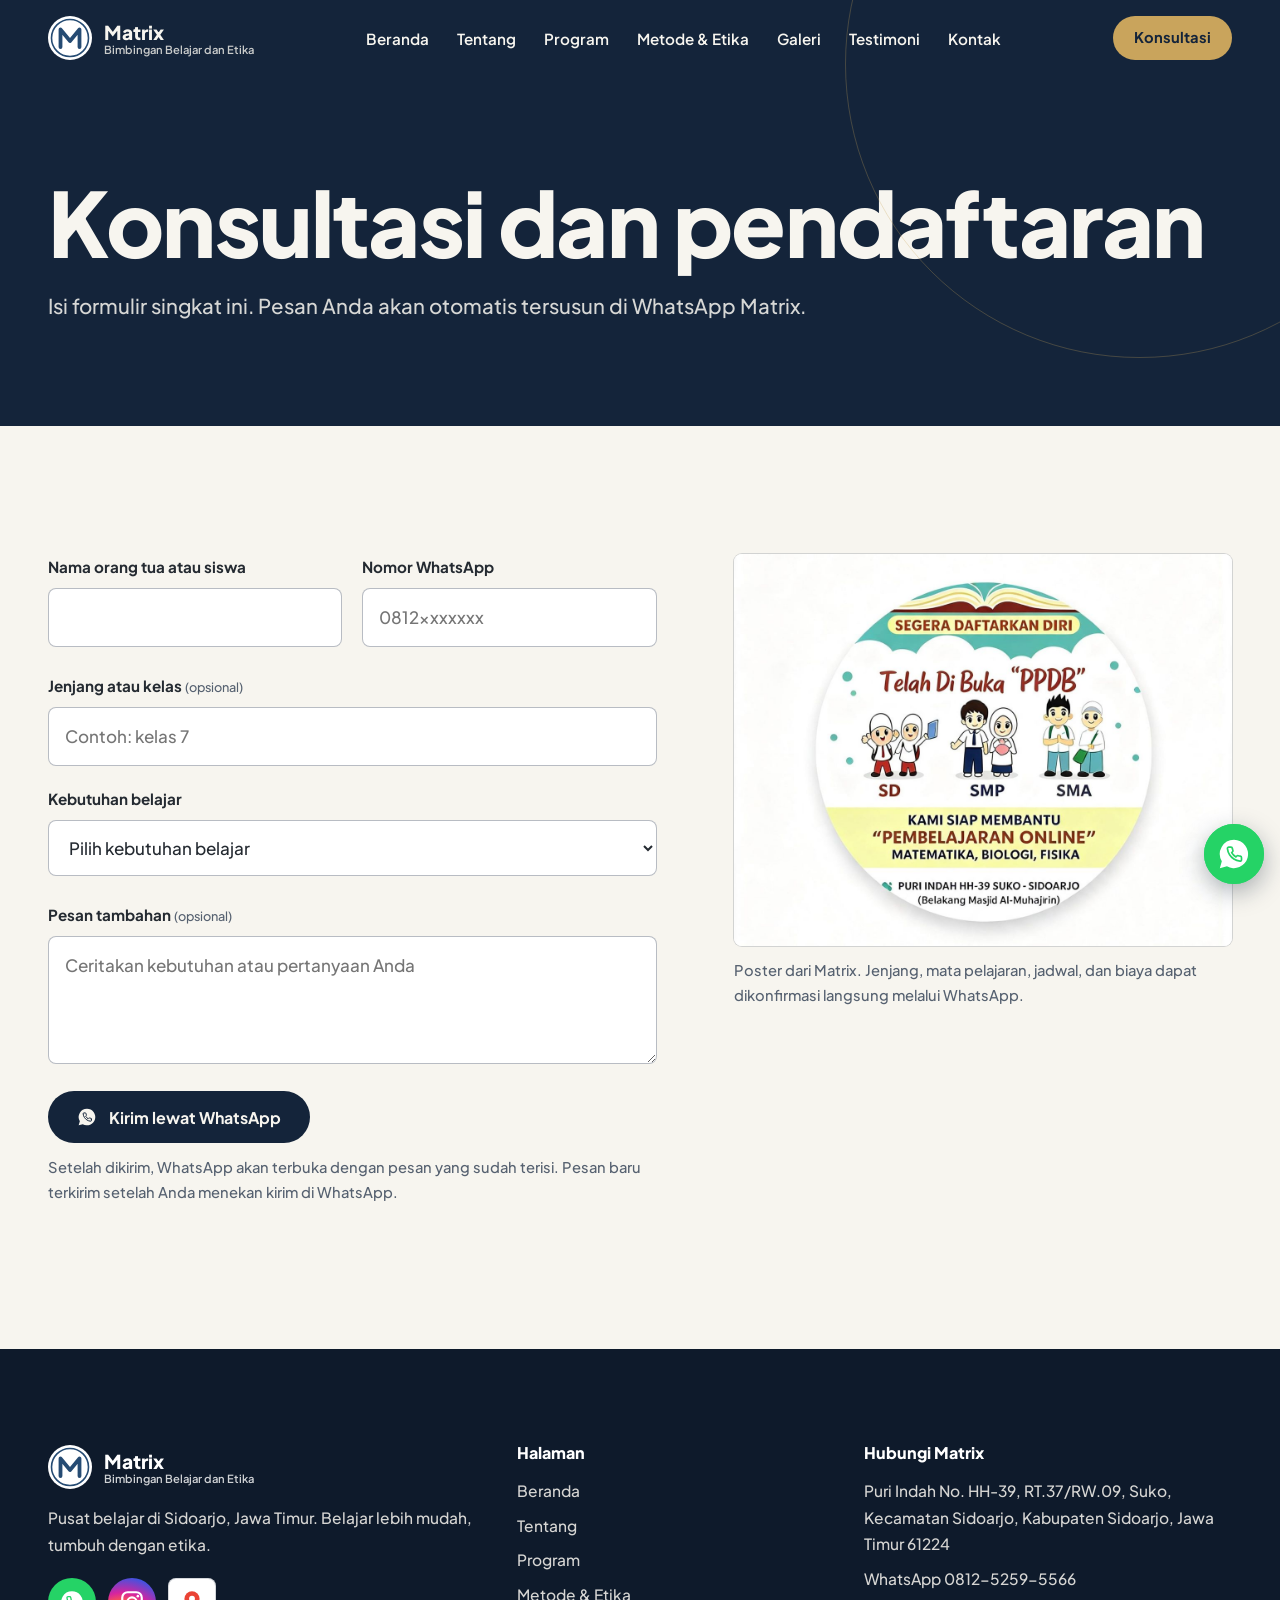
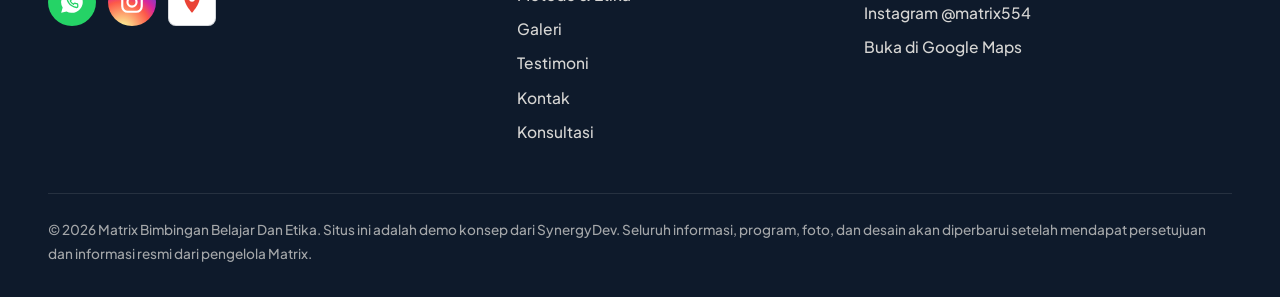
<file: konsultasi.html>
<!DOCTYPE html>
<html lang="id">
<head>
<meta charset="utf-8">
<meta name="viewport" content="width=device-width, initial-scale=1, viewport-fit=cover">
<title>Konsultasi dan Pendaftaran | Matrix Bimbingan Belajar Dan Etika</title>
<meta name="description" content="Konsultasi dan pendaftaran Matrix Bimbingan Belajar Dan Etika di Sidoarjo. Isi formulir dan lanjutkan percakapan lewat WhatsApp.">
<meta name="theme-color" content="#14243A">
<meta property="og:type" content="website"><meta property="og:locale" content="id_ID">
<meta property="og:site_name" content="Matrix Bimbingan Belajar Dan Etika"><meta property="og:title" content="Konsultasi dan Pendaftaran | Matrix Bimbingan Belajar Dan Etika"><meta property="og:description" content="Konsultasi dan pendaftaran Matrix Bimbingan Belajar Dan Etika di Sidoarjo. Isi formulir dan lanjutkan percakapan lewat WhatsApp.">
<meta name="twitter:card" content="summary_large_image">
<link rel="icon" href="assets/img/favicon.svg" type="image/svg+xml">
<link rel="preconnect" href="https://fonts.googleapis.com"><link rel="preconnect" href="https://fonts.gstatic.com" crossorigin>
<link href="https://fonts.googleapis.com/css2?family=Plus+Jakarta+Sans:wght@500;700;800&display=swap" rel="stylesheet">
<link rel="stylesheet" href="assets/css/style.css">
<script>document.documentElement.classList.add('js')</script>
</head>
<body>
<a class="skip" href="#main">Lewati ke konten</a>
<header class="hd"><div class="wrap in">
<a class="logo" href="index.html" aria-label="Matrix Bimbingan Belajar Dan Etika, ke beranda"><svg viewBox="0 0 44 44" aria-hidden="true"><circle cx="22" cy="22" r="22" fill="#fff"/><circle cx="22" cy="22" r="18.5" fill="none" stroke="#254B73" stroke-width="1.6"/><path d="M12.500 31V13.500l9.500 11.500 9.500-11.500V31" fill="none" stroke="#254B73" stroke-width="3.800" stroke-linejoin="round" stroke-linecap="round"/></svg><span><b>Matrix</b><small>Bimbingan Belajar dan Etika</small></span></a>
<ul class="nav"><li><a href="index.html">Beranda</a></li><li><a href="tentang.html">Tentang</a></li><li><a href="program.html">Program</a></li><li><a href="metode.html">Metode & Etika</a></li><li><a href="galeri.html">Galeri</a></li><li><a href="testimoni.html">Testimoni</a></li><li><a href="kontak.html">Kontak</a></li></ul>
<a class="btn btn-gold" href="konsultasi.html">Konsultasi</a>
<button class="burger" aria-label="Buka menu" aria-expanded="false" aria-controls="mm"><span></span><span></span><span></span></button>
</div></header>
<div class="mm" id="mm" aria-hidden="true"><ul><li><a href="index.html">Beranda</a></li><li><a href="tentang.html">Tentang</a></li><li><a href="program.html">Program</a></li><li><a href="metode.html">Metode & Etika</a></li><li><a href="galeri.html">Galeri</a></li><li><a href="testimoni.html">Testimoni</a></li><li><a href="kontak.html">Kontak</a></li><li><a href="konsultasi.html" aria-current="page">Konsultasi</a></li></ul>
<div><a class="btn btn-gold" href="https://wa.me/6281252595566?text=Halo%20Matrix%20Bimbingan%20Belajar%20Dan%20Etika%2C%20saya%20ingin%20berkonsultasi." target="_blank" rel="noopener"><svg class="ic ic-wa" viewBox="0 0 24 24" aria-hidden="true"><path class="bub" d="M12 2a10 10 0 0 0-8.6 15.1L2 22l5-1.3A10 10 0 1 0 12 2z"/><path class="ph" transform="translate(6.3 6.1) scale(.5)" d="M22 16.92v3a2 2 0 0 1-2.18 2 19.79 19.79 0 0 1-8.63-3.07 19.5 19.5 0 0 1-6-6 19.79 19.79 0 0 1-3.07-8.67A2 2 0 0 1 4.11 2h3a2 2 0 0 1 2 1.72c.127.96.361 1.903.7 2.81a2 2 0 0 1-.45 2.11L8.09 9.91a16 16 0 0 0 6 6l1.27-1.27a2 2 0 0 1 2.11-.45c.907.339 1.85.573 2.81.7A2 2 0 0 1 22 16.92z"/></svg> Chat WhatsApp</a>
<div class="soc-row"><a class="soc wa" href="https://wa.me/6281252595566?text=Halo%20Matrix%20Bimbingan%20Belajar%20Dan%20Etika%2C%20saya%20ingin%20berkonsultasi." target="_blank" rel="noopener" aria-label="WhatsApp Matrix"><svg class="ic ic-wa" viewBox="0 0 24 24" aria-hidden="true"><path class="bub" d="M12 2a10 10 0 0 0-8.6 15.1L2 22l5-1.3A10 10 0 1 0 12 2z"/><path class="ph" transform="translate(6.3 6.1) scale(.5)" d="M22 16.92v3a2 2 0 0 1-2.18 2 19.79 19.79 0 0 1-8.63-3.07 19.5 19.5 0 0 1-6-6 19.79 19.79 0 0 1-3.07-8.67A2 2 0 0 1 4.11 2h3a2 2 0 0 1 2 1.72c.127.96.361 1.903.7 2.81a2 2 0 0 1-.45 2.11L8.09 9.91a16 16 0 0 0 6 6l1.27-1.27a2 2 0 0 1 2.11-.45c.907.339 1.85.573 2.81.7A2 2 0 0 1 22 16.92z"/></svg></a><a class="soc ig" href="https://www.instagram.com/matrix554/" target="_blank" rel="noopener" aria-label="Instagram Matrix"><svg class="ic ic-ig" viewBox="0 0 24 24" fill="none" stroke="currentColor" stroke-width="2" aria-hidden="true"><rect x="3" y="3" width="18" height="18" rx="5"/><circle cx="12" cy="12" r="4.2"/><circle cx="17.4" cy="6.6" r="1.2" fill="currentColor" stroke="none"/></svg></a><a class="soc map" href="https://maps.app.goo.gl/MTPPZfdgYqTvsLom7" target="_blank" rel="noopener" aria-label="Lokasi Matrix di Google Maps"><svg class="ic ic-map" viewBox="0 0 24 24" aria-hidden="true"><path class="pin" d="M12 2a7 7 0 0 0-7 7c0 5.2 7 13 7 13s7-7.8 7-13a7 7 0 0 0-7-7z"/><circle class="dot" cx="12" cy="9" r="2.7"/></svg></a></div></div></div>
<main id="main">
<section class="phero"><div class="wrap"><div class="grid"><div>
<h1 class="d1" style="font-size:clamp(2.4rem,7vw,6.25rem)">Konsultasi dan pendaftaran</h1><p class="lede fade-in" style="--d:.7s">Isi formulir singkat ini. Pesan Anda akan otomatis tersusun di WhatsApp Matrix.</p></div></div></div></section>
<section class="sec"><div class="wrap split" style="align-items:start">
<form class="form" id="form-konsultasi" novalidate>
<div class="two"><div class="fld"><label for="nama">Nama orang tua atau siswa</label><input id="nama" name="nama" autocomplete="name" required aria-describedby="e-nama"><p class="err" id="e-nama" role="alert"></p></div>
<div class="fld"><label for="hp">Nomor WhatsApp</label><input id="hp" name="hp" type="tel" inputmode="tel" autocomplete="tel" placeholder="0812xxxxxxx" required aria-describedby="e-hp"><p class="err" id="e-hp" role="alert"></p></div></div>
<div class="fld"><label for="kelas">Jenjang atau kelas <small>(opsional)</small></label><input id="kelas" name="kelas" placeholder="Contoh: kelas 7"></div>
<div class="fld"><label for="kebutuhan">Kebutuhan belajar</label><select id="kebutuhan" name="kebutuhan" required aria-describedby="e-kebutuhan"><option value="">Pilih kebutuhan belajar</option><option>Bimbingan Belajar</option><option>Pendampingan Materi Sekolah</option><option>Pembelajaran dan Pemahaman Rumus</option><option>Pembelajaran Berbasis Nilai dan Etika</option><option>Belum yakin, ingin berdiskusi dulu</option></select><p class="err" id="e-kebutuhan" role="alert"></p></div>
<div class="fld"><label for="pesan">Pesan tambahan <small>(opsional)</small></label><textarea id="pesan" name="pesan" placeholder="Ceritakan kebutuhan atau pertanyaan Anda"></textarea></div>
<div><button class="btn btn-navy" type="submit"><svg class="ic ic-wa" viewBox="0 0 24 24" aria-hidden="true"><path class="bub" d="M12 2a10 10 0 0 0-8.6 15.1L2 22l5-1.3A10 10 0 1 0 12 2z"/><path class="ph" transform="translate(6.3 6.1) scale(.5)" d="M22 16.92v3a2 2 0 0 1-2.18 2 19.79 19.79 0 0 1-8.63-3.07 19.5 19.5 0 0 1-6-6 19.79 19.79 0 0 1-3.07-8.67A2 2 0 0 1 4.11 2h3a2 2 0 0 1 2 1.72c.127.96.361 1.903.7 2.81a2 2 0 0 1-.45 2.11L8.09 9.91a16 16 0 0 0 6 6l1.27-1.27a2 2 0 0 1 2.11-.45c.907.339 1.85.573 2.81.7A2 2 0 0 1 22 16.92z"/></svg> Kirim lewat WhatsApp</button><p class="note">Setelah dikirim, WhatsApp akan terbuka dengan pesan yang sudah terisi. Pesan baru terkirim setelah Anda menekan kirim di WhatsApp.</p><p class="status mt1" role="status"></p></div>
</form>
<aside><div class="poster rvi"><img src="assets/img/poster.jpg" alt="Poster pendaftaran siswa baru Matrix" width="1200" height="942" loading="lazy" decoding="async"></div>
<p class="note">Poster dari Matrix. Jenjang, mata pelajaran, jadwal, dan biaya dapat dikonfirmasi langsung melalui WhatsApp.</p></aside>
</div></section>
</main>
<footer class="ft dark"><div class="wrap"><div class="grid">
<div><a class="logo" href="index.html"><svg viewBox="0 0 44 44" aria-hidden="true"><circle cx="22" cy="22" r="22" fill="#fff"/><circle cx="22" cy="22" r="18.5" fill="none" stroke="#254B73" stroke-width="1.6"/><path d="M12.500 31V13.500l9.500 11.500 9.500-11.500V31" fill="none" stroke="#254B73" stroke-width="3.800" stroke-linejoin="round" stroke-linecap="round"/></svg><span><b>Matrix</b><small>Bimbingan Belajar dan Etika</small></span></a>
<p>Pusat belajar di Sidoarjo, Jawa Timur. Belajar lebih mudah, tumbuh dengan etika.</p>
<div class="soc-row"><a class="soc wa" href="https://wa.me/6281252595566?text=Halo%20Matrix%20Bimbingan%20Belajar%20Dan%20Etika%2C%20saya%20ingin%20berkonsultasi." target="_blank" rel="noopener" aria-label="WhatsApp Matrix"><svg class="ic ic-wa" viewBox="0 0 24 24" aria-hidden="true"><path class="bub" d="M12 2a10 10 0 0 0-8.6 15.1L2 22l5-1.3A10 10 0 1 0 12 2z"/><path class="ph" transform="translate(6.3 6.1) scale(.5)" d="M22 16.92v3a2 2 0 0 1-2.18 2 19.79 19.79 0 0 1-8.63-3.07 19.5 19.5 0 0 1-6-6 19.79 19.79 0 0 1-3.07-8.67A2 2 0 0 1 4.11 2h3a2 2 0 0 1 2 1.72c.127.96.361 1.903.7 2.81a2 2 0 0 1-.45 2.11L8.09 9.91a16 16 0 0 0 6 6l1.27-1.27a2 2 0 0 1 2.11-.45c.907.339 1.85.573 2.81.7A2 2 0 0 1 22 16.92z"/></svg></a><a class="soc ig" href="https://www.instagram.com/matrix554/" target="_blank" rel="noopener" aria-label="Instagram Matrix"><svg class="ic ic-ig" viewBox="0 0 24 24" fill="none" stroke="currentColor" stroke-width="2" aria-hidden="true"><rect x="3" y="3" width="18" height="18" rx="5"/><circle cx="12" cy="12" r="4.2"/><circle cx="17.4" cy="6.6" r="1.2" fill="currentColor" stroke="none"/></svg></a><a class="soc map" href="https://maps.app.goo.gl/MTPPZfdgYqTvsLom7" target="_blank" rel="noopener" aria-label="Lokasi Matrix di Google Maps"><svg class="ic ic-map" viewBox="0 0 24 24" aria-hidden="true"><path class="pin" d="M12 2a7 7 0 0 0-7 7c0 5.2 7 13 7 13s7-7.8 7-13a7 7 0 0 0-7-7z"/><circle class="dot" cx="12" cy="9" r="2.7"/></svg></a></div></div>
<div><h3>Halaman</h3><ul><li><a href="index.html">Beranda</a></li><li><a href="tentang.html">Tentang</a></li><li><a href="program.html">Program</a></li><li><a href="metode.html">Metode & Etika</a></li><li><a href="galeri.html">Galeri</a></li><li><a href="testimoni.html">Testimoni</a></li><li><a href="kontak.html">Kontak</a></li><li><a href="konsultasi.html">Konsultasi</a></li></ul></div>
<div><h3>Hubungi Matrix</h3><ul>
<li>Puri Indah No. HH-39, RT.37/RW.09, Suko, Kecamatan Sidoarjo, Kabupaten Sidoarjo, Jawa Timur 61224</li>
<li><a href="https://wa.me/6281252595566?text=Halo%20Matrix%20Bimbingan%20Belajar%20Dan%20Etika%2C%20saya%20ingin%20berkonsultasi." target="_blank" rel="noopener">WhatsApp 0812-5259-5566</a></li>
<li><a href="https://www.instagram.com/matrix554/" target="_blank" rel="noopener">Instagram @matrix554</a></li>
<li><a href="https://maps.app.goo.gl/MTPPZfdgYqTvsLom7" target="_blank" rel="noopener">Buka di Google Maps</a></li></ul></div>
</div>
<p class="legal">&copy; <span id="yr">2026</span> Matrix Bimbingan Belajar Dan Etika. Situs ini adalah demo konsep dari SynergyDev. Seluruh informasi, program, foto, dan desain akan diperbarui setelah mendapat persetujuan dan informasi resmi dari pengelola Matrix.</p>
</div></footer>
<a class="fab" href="https://wa.me/6281252595566?text=Halo%20Matrix%20Bimbingan%20Belajar%20Dan%20Etika%2C%20saya%20ingin%20berkonsultasi." target="_blank" rel="noopener" aria-label="Konsultasi lewat WhatsApp"><svg class="ic ic-wa" viewBox="0 0 24 24" aria-hidden="true"><path class="bub" d="M12 2a10 10 0 0 0-8.6 15.1L2 22l5-1.3A10 10 0 1 0 12 2z"/><path class="ph" transform="translate(6.3 6.1) scale(.5)" d="M22 16.92v3a2 2 0 0 1-2.18 2 19.79 19.79 0 0 1-8.63-3.07 19.5 19.5 0 0 1-6-6 19.79 19.79 0 0 1-3.07-8.67A2 2 0 0 1 4.11 2h3a2 2 0 0 1 2 1.72c.127.96.361 1.903.7 2.81a2 2 0 0 1-.45 2.11L8.09 9.91a16 16 0 0 0 6 6l1.27-1.27a2 2 0 0 1 2.11-.45c.907.339 1.85.573 2.81.7A2 2 0 0 1 22 16.92z"/></svg></a>
<script src="assets/js/main.js" defer></script>
</body>
</html>
</file>
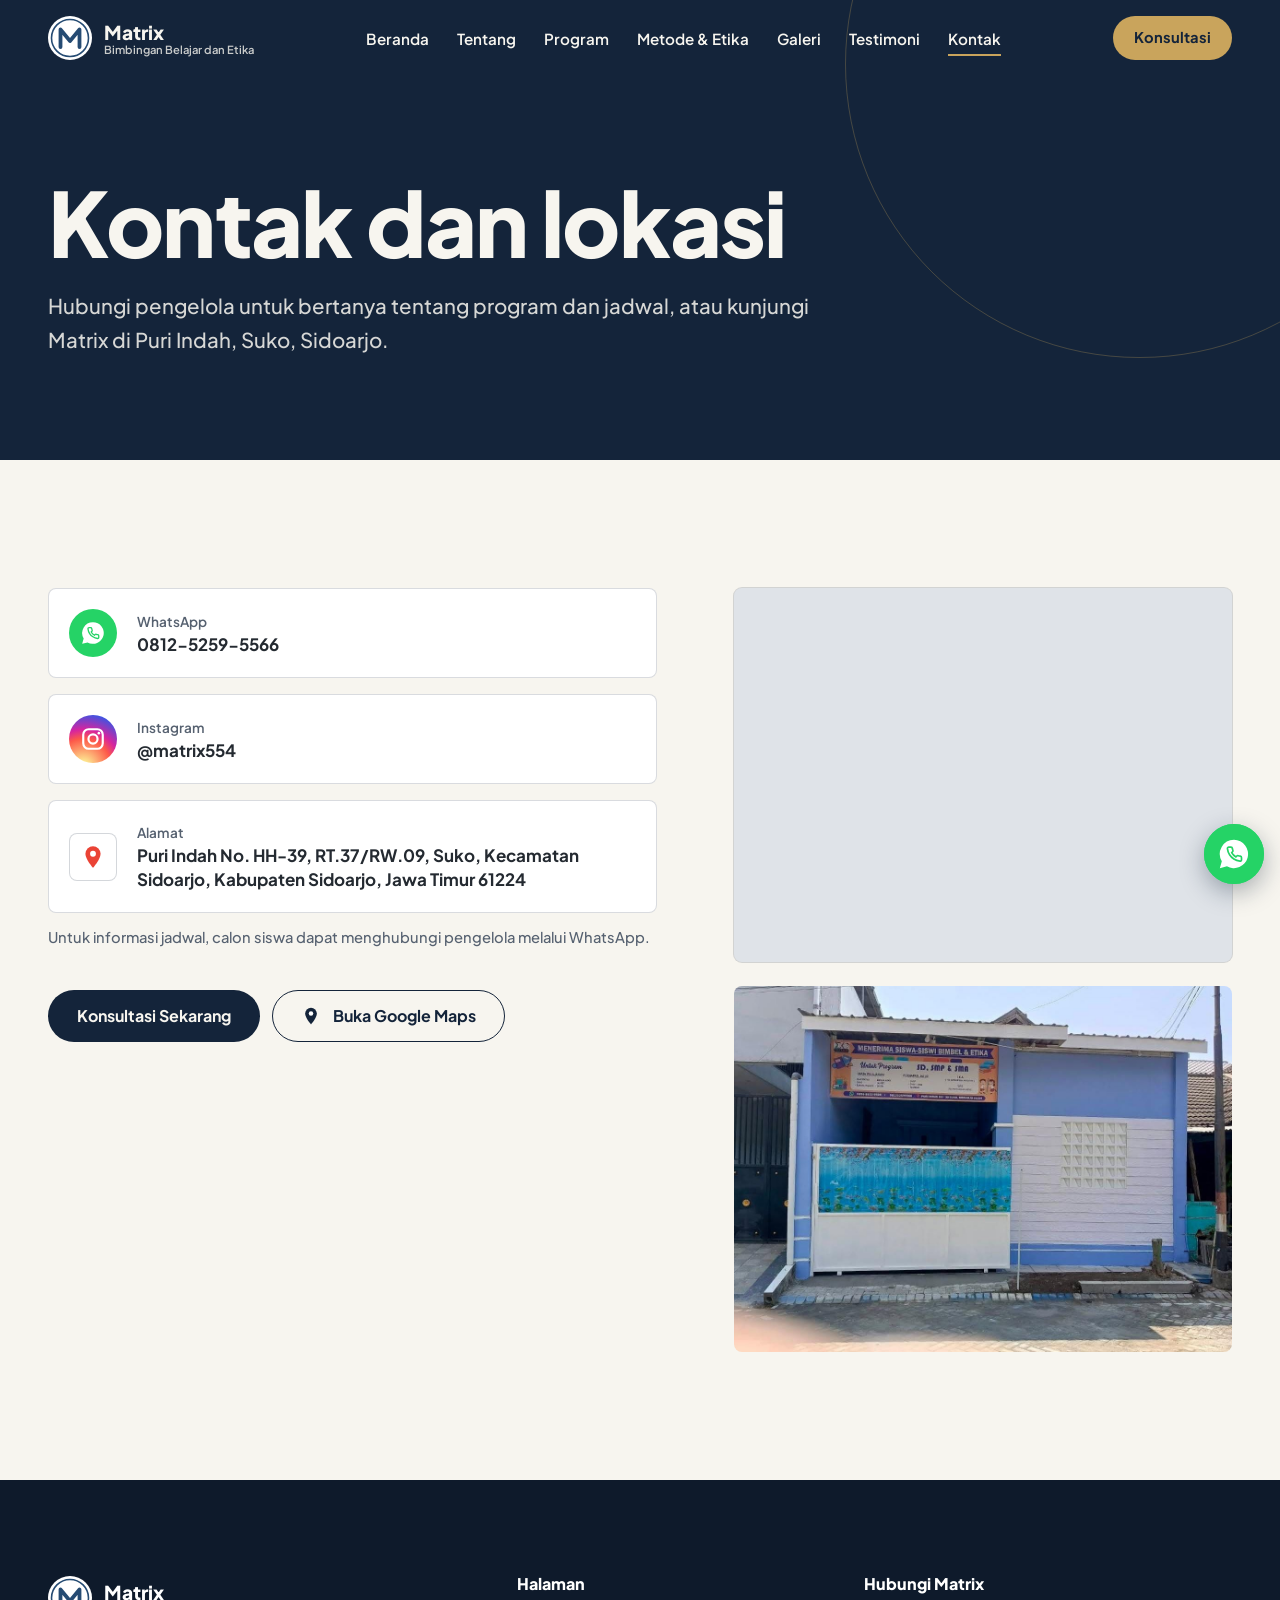
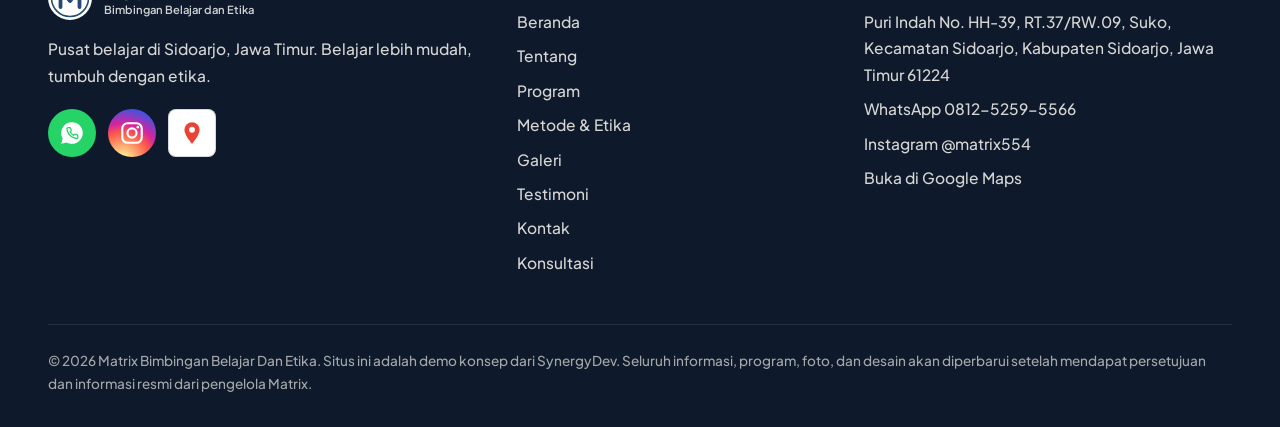
<file: kontak.html>
<!DOCTYPE html>
<html lang="id">
<head>
<meta charset="utf-8">
<meta name="viewport" content="width=device-width, initial-scale=1, viewport-fit=cover">
<title>Kontak dan Lokasi | Matrix Bimbingan Belajar Dan Etika</title>
<meta name="description" content="Alamat, WhatsApp, dan Instagram Matrix Bimbingan Belajar Dan Etika di Puri Indah, Suko, Sidoarjo, Jawa Timur.">
<meta name="theme-color" content="#14243A">
<meta property="og:type" content="website"><meta property="og:locale" content="id_ID">
<meta property="og:site_name" content="Matrix Bimbingan Belajar Dan Etika"><meta property="og:title" content="Kontak dan Lokasi | Matrix Bimbingan Belajar Dan Etika"><meta property="og:description" content="Alamat, WhatsApp, dan Instagram Matrix Bimbingan Belajar Dan Etika di Puri Indah, Suko, Sidoarjo, Jawa Timur.">
<meta name="twitter:card" content="summary_large_image">
<link rel="icon" href="assets/img/favicon.svg" type="image/svg+xml">
<link rel="preconnect" href="https://fonts.googleapis.com"><link rel="preconnect" href="https://fonts.gstatic.com" crossorigin>
<link href="https://fonts.googleapis.com/css2?family=Plus+Jakarta+Sans:wght@500;700;800&display=swap" rel="stylesheet">
<link rel="stylesheet" href="assets/css/style.css">
<script>document.documentElement.classList.add('js')</script>
</head>
<body>
<a class="skip" href="#main">Lewati ke konten</a>
<header class="hd"><div class="wrap in">
<a class="logo" href="index.html" aria-label="Matrix Bimbingan Belajar Dan Etika, ke beranda"><svg viewBox="0 0 44 44" aria-hidden="true"><circle cx="22" cy="22" r="22" fill="#fff"/><circle cx="22" cy="22" r="18.5" fill="none" stroke="#254B73" stroke-width="1.6"/><path d="M12.500 31V13.500l9.500 11.500 9.500-11.500V31" fill="none" stroke="#254B73" stroke-width="3.800" stroke-linejoin="round" stroke-linecap="round"/></svg><span><b>Matrix</b><small>Bimbingan Belajar dan Etika</small></span></a>
<ul class="nav"><li><a href="index.html">Beranda</a></li><li><a href="tentang.html">Tentang</a></li><li><a href="program.html">Program</a></li><li><a href="metode.html">Metode & Etika</a></li><li><a href="galeri.html">Galeri</a></li><li><a href="testimoni.html">Testimoni</a></li><li><a href="kontak.html" aria-current="page">Kontak</a></li></ul>
<a class="btn btn-gold" href="konsultasi.html">Konsultasi</a>
<button class="burger" aria-label="Buka menu" aria-expanded="false" aria-controls="mm"><span></span><span></span><span></span></button>
</div></header>
<div class="mm" id="mm" aria-hidden="true"><ul><li><a href="index.html">Beranda</a></li><li><a href="tentang.html">Tentang</a></li><li><a href="program.html">Program</a></li><li><a href="metode.html">Metode & Etika</a></li><li><a href="galeri.html">Galeri</a></li><li><a href="testimoni.html">Testimoni</a></li><li><a href="kontak.html" aria-current="page">Kontak</a></li><li><a href="konsultasi.html">Konsultasi</a></li></ul>
<div><a class="btn btn-gold" href="https://wa.me/6281252595566?text=Halo%20Matrix%20Bimbingan%20Belajar%20Dan%20Etika%2C%20saya%20ingin%20berkonsultasi." target="_blank" rel="noopener"><svg class="ic ic-wa" viewBox="0 0 24 24" aria-hidden="true"><path class="bub" d="M12 2a10 10 0 0 0-8.6 15.1L2 22l5-1.3A10 10 0 1 0 12 2z"/><path class="ph" transform="translate(6.3 6.1) scale(.5)" d="M22 16.92v3a2 2 0 0 1-2.18 2 19.79 19.79 0 0 1-8.63-3.07 19.5 19.5 0 0 1-6-6 19.79 19.79 0 0 1-3.07-8.67A2 2 0 0 1 4.11 2h3a2 2 0 0 1 2 1.72c.127.96.361 1.903.7 2.81a2 2 0 0 1-.45 2.11L8.09 9.91a16 16 0 0 0 6 6l1.27-1.27a2 2 0 0 1 2.11-.45c.907.339 1.85.573 2.81.7A2 2 0 0 1 22 16.92z"/></svg> Chat WhatsApp</a>
<div class="soc-row"><a class="soc wa" href="https://wa.me/6281252595566?text=Halo%20Matrix%20Bimbingan%20Belajar%20Dan%20Etika%2C%20saya%20ingin%20berkonsultasi." target="_blank" rel="noopener" aria-label="WhatsApp Matrix"><svg class="ic ic-wa" viewBox="0 0 24 24" aria-hidden="true"><path class="bub" d="M12 2a10 10 0 0 0-8.6 15.1L2 22l5-1.3A10 10 0 1 0 12 2z"/><path class="ph" transform="translate(6.3 6.1) scale(.5)" d="M22 16.92v3a2 2 0 0 1-2.18 2 19.79 19.79 0 0 1-8.63-3.07 19.5 19.5 0 0 1-6-6 19.79 19.79 0 0 1-3.07-8.67A2 2 0 0 1 4.11 2h3a2 2 0 0 1 2 1.72c.127.96.361 1.903.7 2.81a2 2 0 0 1-.45 2.11L8.09 9.91a16 16 0 0 0 6 6l1.27-1.27a2 2 0 0 1 2.11-.45c.907.339 1.85.573 2.81.7A2 2 0 0 1 22 16.92z"/></svg></a><a class="soc ig" href="https://www.instagram.com/matrix554/" target="_blank" rel="noopener" aria-label="Instagram Matrix"><svg class="ic ic-ig" viewBox="0 0 24 24" fill="none" stroke="currentColor" stroke-width="2" aria-hidden="true"><rect x="3" y="3" width="18" height="18" rx="5"/><circle cx="12" cy="12" r="4.2"/><circle cx="17.4" cy="6.6" r="1.2" fill="currentColor" stroke="none"/></svg></a><a class="soc map" href="https://maps.app.goo.gl/MTPPZfdgYqTvsLom7" target="_blank" rel="noopener" aria-label="Lokasi Matrix di Google Maps"><svg class="ic ic-map" viewBox="0 0 24 24" aria-hidden="true"><path class="pin" d="M12 2a7 7 0 0 0-7 7c0 5.2 7 13 7 13s7-7.8 7-13a7 7 0 0 0-7-7z"/><circle class="dot" cx="12" cy="9" r="2.7"/></svg></a></div></div></div>
<main id="main">
<section class="phero"><div class="wrap"><div class="grid"><div>
<h1 class="d1" style="font-size:clamp(2.4rem,7vw,6.25rem)">Kontak dan lokasi</h1><p class="lede fade-in" style="--d:.7s">Hubungi pengelola untuk bertanya tentang program dan jadwal, atau kunjungi Matrix di Puri Indah, Suko, Sidoarjo.</p></div></div></div></section>
<section class="sec"><div class="wrap split" style="align-items:start">
<div><div class="cards">
<a class="cc rv" href="https://wa.me/6281252595566?text=Halo%20Matrix%20Bimbingan%20Belajar%20Dan%20Etika%2C%20saya%20ingin%20berkonsultasi." target="_blank" rel="noopener"><span class="soc wa"><svg class="ic ic-wa" viewBox="0 0 24 24" aria-hidden="true"><path class="bub" d="M12 2a10 10 0 0 0-8.6 15.1L2 22l5-1.3A10 10 0 1 0 12 2z"/><path class="ph" transform="translate(6.3 6.1) scale(.5)" d="M22 16.92v3a2 2 0 0 1-2.18 2 19.79 19.79 0 0 1-8.63-3.07 19.5 19.5 0 0 1-6-6 19.79 19.79 0 0 1-3.07-8.67A2 2 0 0 1 4.11 2h3a2 2 0 0 1 2 1.72c.127.96.361 1.903.7 2.81a2 2 0 0 1-.45 2.11L8.09 9.91a16 16 0 0 0 6 6l1.27-1.27a2 2 0 0 1 2.11-.45c.907.339 1.85.573 2.81.7A2 2 0 0 1 22 16.92z"/></svg></span><span><small>WhatsApp</small><strong>0812-5259-5566</strong></span></a>
<a class="cc rv" href="https://www.instagram.com/matrix554/" target="_blank" rel="noopener" style="--d:.05s"><span class="soc ig"><svg class="ic ic-ig" viewBox="0 0 24 24" fill="none" stroke="currentColor" stroke-width="2" aria-hidden="true"><rect x="3" y="3" width="18" height="18" rx="5"/><circle cx="12" cy="12" r="4.2"/><circle cx="17.4" cy="6.6" r="1.2" fill="currentColor" stroke="none"/></svg></span><span><small>Instagram</small><strong>@matrix554</strong></span></a>
<a class="cc rv" href="https://maps.app.goo.gl/MTPPZfdgYqTvsLom7" target="_blank" rel="noopener" style="--d:.1s"><span class="soc map"><svg class="ic ic-map" viewBox="0 0 24 24" aria-hidden="true"><path class="pin" d="M12 2a7 7 0 0 0-7 7c0 5.2 7 13 7 13s7-7.8 7-13a7 7 0 0 0-7-7z"/><circle class="dot" cx="12" cy="9" r="2.7"/></svg></span><span><small>Alamat</small><strong>Puri Indah No. HH-39, RT.37/RW.09, Suko, Kecamatan Sidoarjo, Kabupaten Sidoarjo, Jawa Timur 61224</strong></span></a></div>
<p class="note mt2">Untuk informasi jadwal, calon siswa dapat menghubungi pengelola melalui WhatsApp.</p>
<div class="btn-row mt3"><a class="btn btn-navy" href="konsultasi.html">Konsultasi Sekarang</a><a class="btn btn-ink" href="https://maps.app.goo.gl/MTPPZfdgYqTvsLom7" target="_blank" rel="noopener"><svg class="ic ic-map" viewBox="0 0 24 24" aria-hidden="true"><path class="pin" d="M12 2a7 7 0 0 0-7 7c0 5.2 7 13 7 13s7-7.8 7-13a7 7 0 0 0-7-7z"/><circle class="dot" cx="12" cy="9" r="2.7"/></svg> Buka Google Maps</a></div></div>
<div><div class="map rv"><iframe title="Peta lokasi Matrix Bimbingan Belajar Dan Etika" src="https://www.google.com/maps?q=Matrix%20Bimbingan%20Belajar%20Dan%20Etika%20Puri%20Indah%20HH-39%20Suko%20Sidoarjo&output=embed" loading="lazy" referrerpolicy="no-referrer-when-downgrade"></iframe></div>
<div class="frame mt2 rvi"><img src="assets/img/bangunan.jpg" alt="Tampak depan bangunan Matrix di Puri Indah, Sidoarjo" width="1080" height="794" loading="lazy" decoding="async"></div></div></div></section>
</main>
<footer class="ft dark"><div class="wrap"><div class="grid">
<div><a class="logo" href="index.html"><svg viewBox="0 0 44 44" aria-hidden="true"><circle cx="22" cy="22" r="22" fill="#fff"/><circle cx="22" cy="22" r="18.5" fill="none" stroke="#254B73" stroke-width="1.6"/><path d="M12.500 31V13.500l9.500 11.500 9.500-11.500V31" fill="none" stroke="#254B73" stroke-width="3.800" stroke-linejoin="round" stroke-linecap="round"/></svg><span><b>Matrix</b><small>Bimbingan Belajar dan Etika</small></span></a>
<p>Pusat belajar di Sidoarjo, Jawa Timur. Belajar lebih mudah, tumbuh dengan etika.</p>
<div class="soc-row"><a class="soc wa" href="https://wa.me/6281252595566?text=Halo%20Matrix%20Bimbingan%20Belajar%20Dan%20Etika%2C%20saya%20ingin%20berkonsultasi." target="_blank" rel="noopener" aria-label="WhatsApp Matrix"><svg class="ic ic-wa" viewBox="0 0 24 24" aria-hidden="true"><path class="bub" d="M12 2a10 10 0 0 0-8.6 15.1L2 22l5-1.3A10 10 0 1 0 12 2z"/><path class="ph" transform="translate(6.3 6.1) scale(.5)" d="M22 16.92v3a2 2 0 0 1-2.18 2 19.79 19.79 0 0 1-8.63-3.07 19.5 19.5 0 0 1-6-6 19.79 19.79 0 0 1-3.07-8.67A2 2 0 0 1 4.11 2h3a2 2 0 0 1 2 1.72c.127.96.361 1.903.7 2.81a2 2 0 0 1-.45 2.11L8.09 9.91a16 16 0 0 0 6 6l1.27-1.27a2 2 0 0 1 2.11-.45c.907.339 1.85.573 2.81.7A2 2 0 0 1 22 16.92z"/></svg></a><a class="soc ig" href="https://www.instagram.com/matrix554/" target="_blank" rel="noopener" aria-label="Instagram Matrix"><svg class="ic ic-ig" viewBox="0 0 24 24" fill="none" stroke="currentColor" stroke-width="2" aria-hidden="true"><rect x="3" y="3" width="18" height="18" rx="5"/><circle cx="12" cy="12" r="4.2"/><circle cx="17.4" cy="6.6" r="1.2" fill="currentColor" stroke="none"/></svg></a><a class="soc map" href="https://maps.app.goo.gl/MTPPZfdgYqTvsLom7" target="_blank" rel="noopener" aria-label="Lokasi Matrix di Google Maps"><svg class="ic ic-map" viewBox="0 0 24 24" aria-hidden="true"><path class="pin" d="M12 2a7 7 0 0 0-7 7c0 5.2 7 13 7 13s7-7.8 7-13a7 7 0 0 0-7-7z"/><circle class="dot" cx="12" cy="9" r="2.7"/></svg></a></div></div>
<div><h3>Halaman</h3><ul><li><a href="index.html">Beranda</a></li><li><a href="tentang.html">Tentang</a></li><li><a href="program.html">Program</a></li><li><a href="metode.html">Metode & Etika</a></li><li><a href="galeri.html">Galeri</a></li><li><a href="testimoni.html">Testimoni</a></li><li><a href="kontak.html">Kontak</a></li><li><a href="konsultasi.html">Konsultasi</a></li></ul></div>
<div><h3>Hubungi Matrix</h3><ul>
<li>Puri Indah No. HH-39, RT.37/RW.09, Suko, Kecamatan Sidoarjo, Kabupaten Sidoarjo, Jawa Timur 61224</li>
<li><a href="https://wa.me/6281252595566?text=Halo%20Matrix%20Bimbingan%20Belajar%20Dan%20Etika%2C%20saya%20ingin%20berkonsultasi." target="_blank" rel="noopener">WhatsApp 0812-5259-5566</a></li>
<li><a href="https://www.instagram.com/matrix554/" target="_blank" rel="noopener">Instagram @matrix554</a></li>
<li><a href="https://maps.app.goo.gl/MTPPZfdgYqTvsLom7" target="_blank" rel="noopener">Buka di Google Maps</a></li></ul></div>
</div>
<p class="legal">&copy; <span id="yr">2026</span> Matrix Bimbingan Belajar Dan Etika. Situs ini adalah demo konsep dari SynergyDev. Seluruh informasi, program, foto, dan desain akan diperbarui setelah mendapat persetujuan dan informasi resmi dari pengelola Matrix.</p>
</div></footer>
<a class="fab" href="https://wa.me/6281252595566?text=Halo%20Matrix%20Bimbingan%20Belajar%20Dan%20Etika%2C%20saya%20ingin%20berkonsultasi." target="_blank" rel="noopener" aria-label="Konsultasi lewat WhatsApp"><svg class="ic ic-wa" viewBox="0 0 24 24" aria-hidden="true"><path class="bub" d="M12 2a10 10 0 0 0-8.6 15.1L2 22l5-1.3A10 10 0 1 0 12 2z"/><path class="ph" transform="translate(6.3 6.1) scale(.5)" d="M22 16.92v3a2 2 0 0 1-2.18 2 19.79 19.79 0 0 1-8.63-3.07 19.5 19.5 0 0 1-6-6 19.79 19.79 0 0 1-3.07-8.67A2 2 0 0 1 4.11 2h3a2 2 0 0 1 2 1.72c.127.96.361 1.903.7 2.81a2 2 0 0 1-.45 2.11L8.09 9.91a16 16 0 0 0 6 6l1.27-1.27a2 2 0 0 1 2.11-.45c.907.339 1.85.573 2.81.7A2 2 0 0 1 22 16.92z"/></svg></a>
<script src="assets/js/main.js" defer></script>
</body>
</html>
</file>
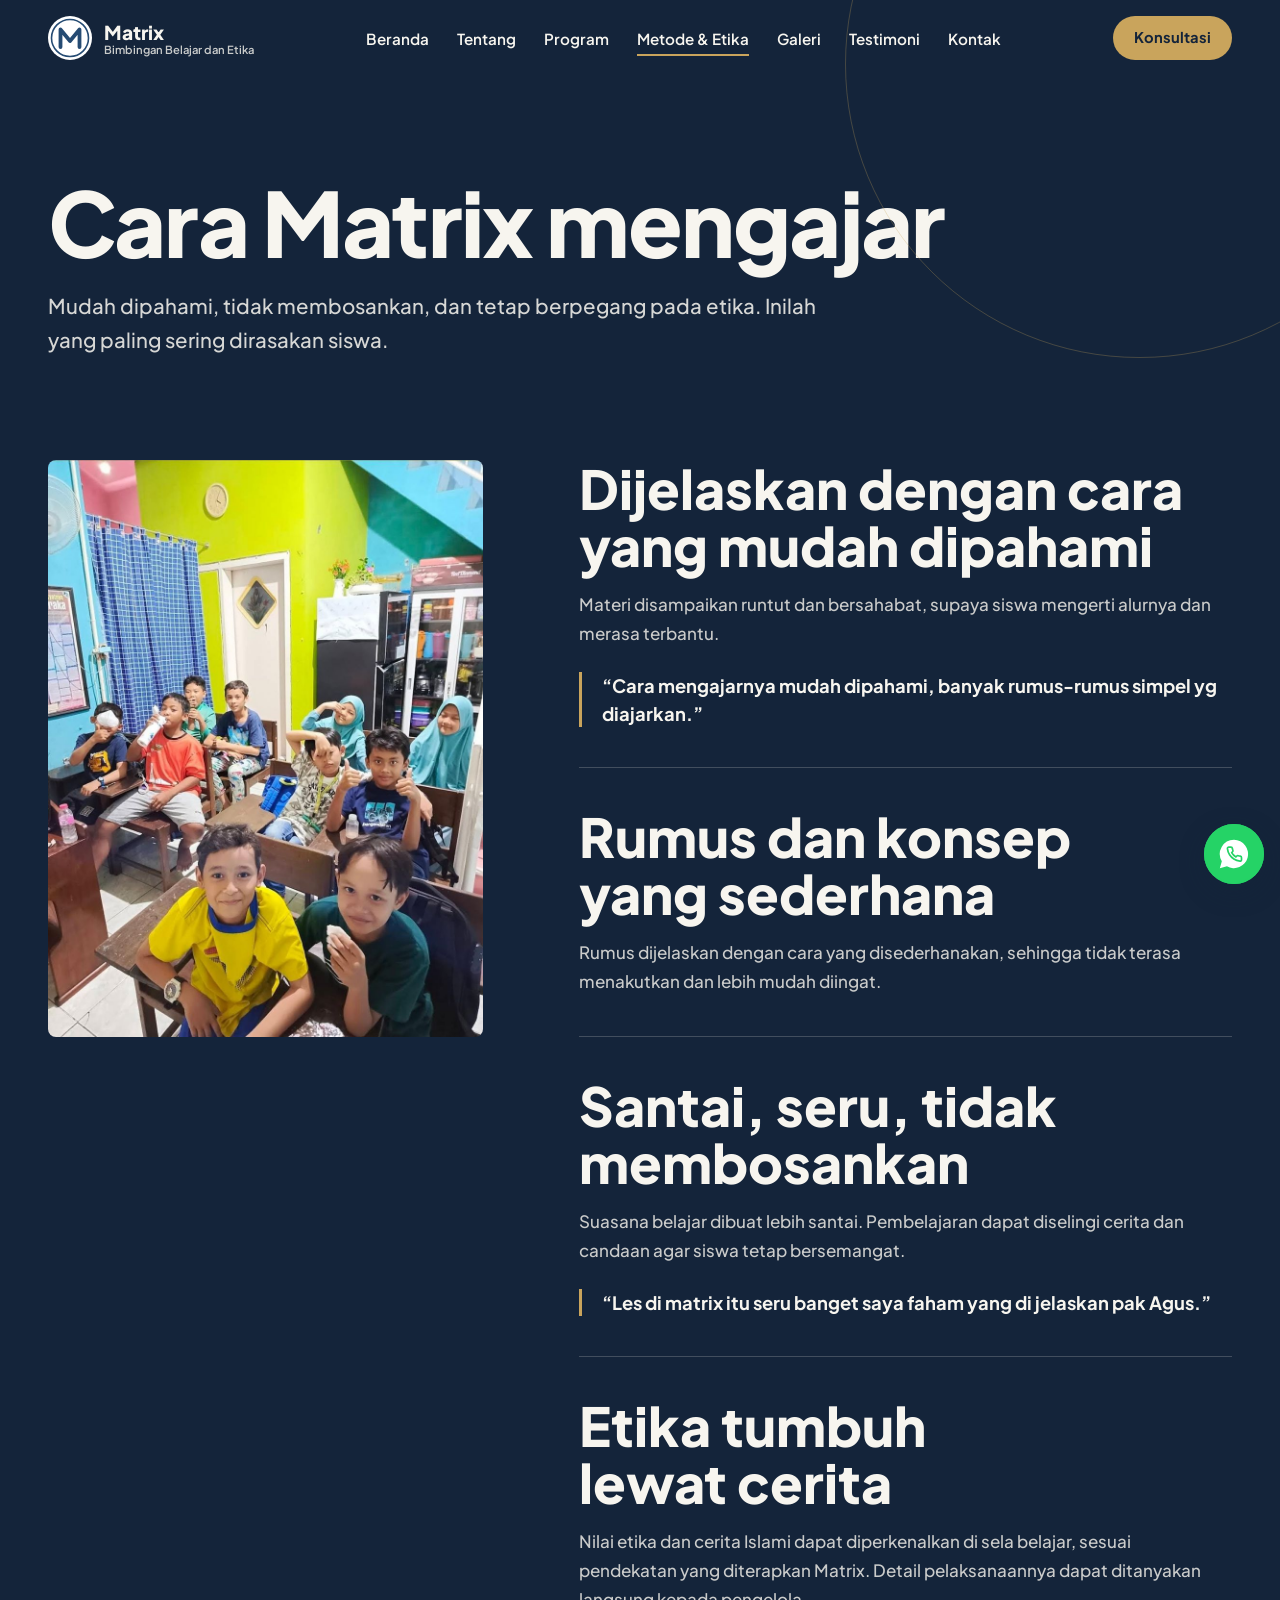
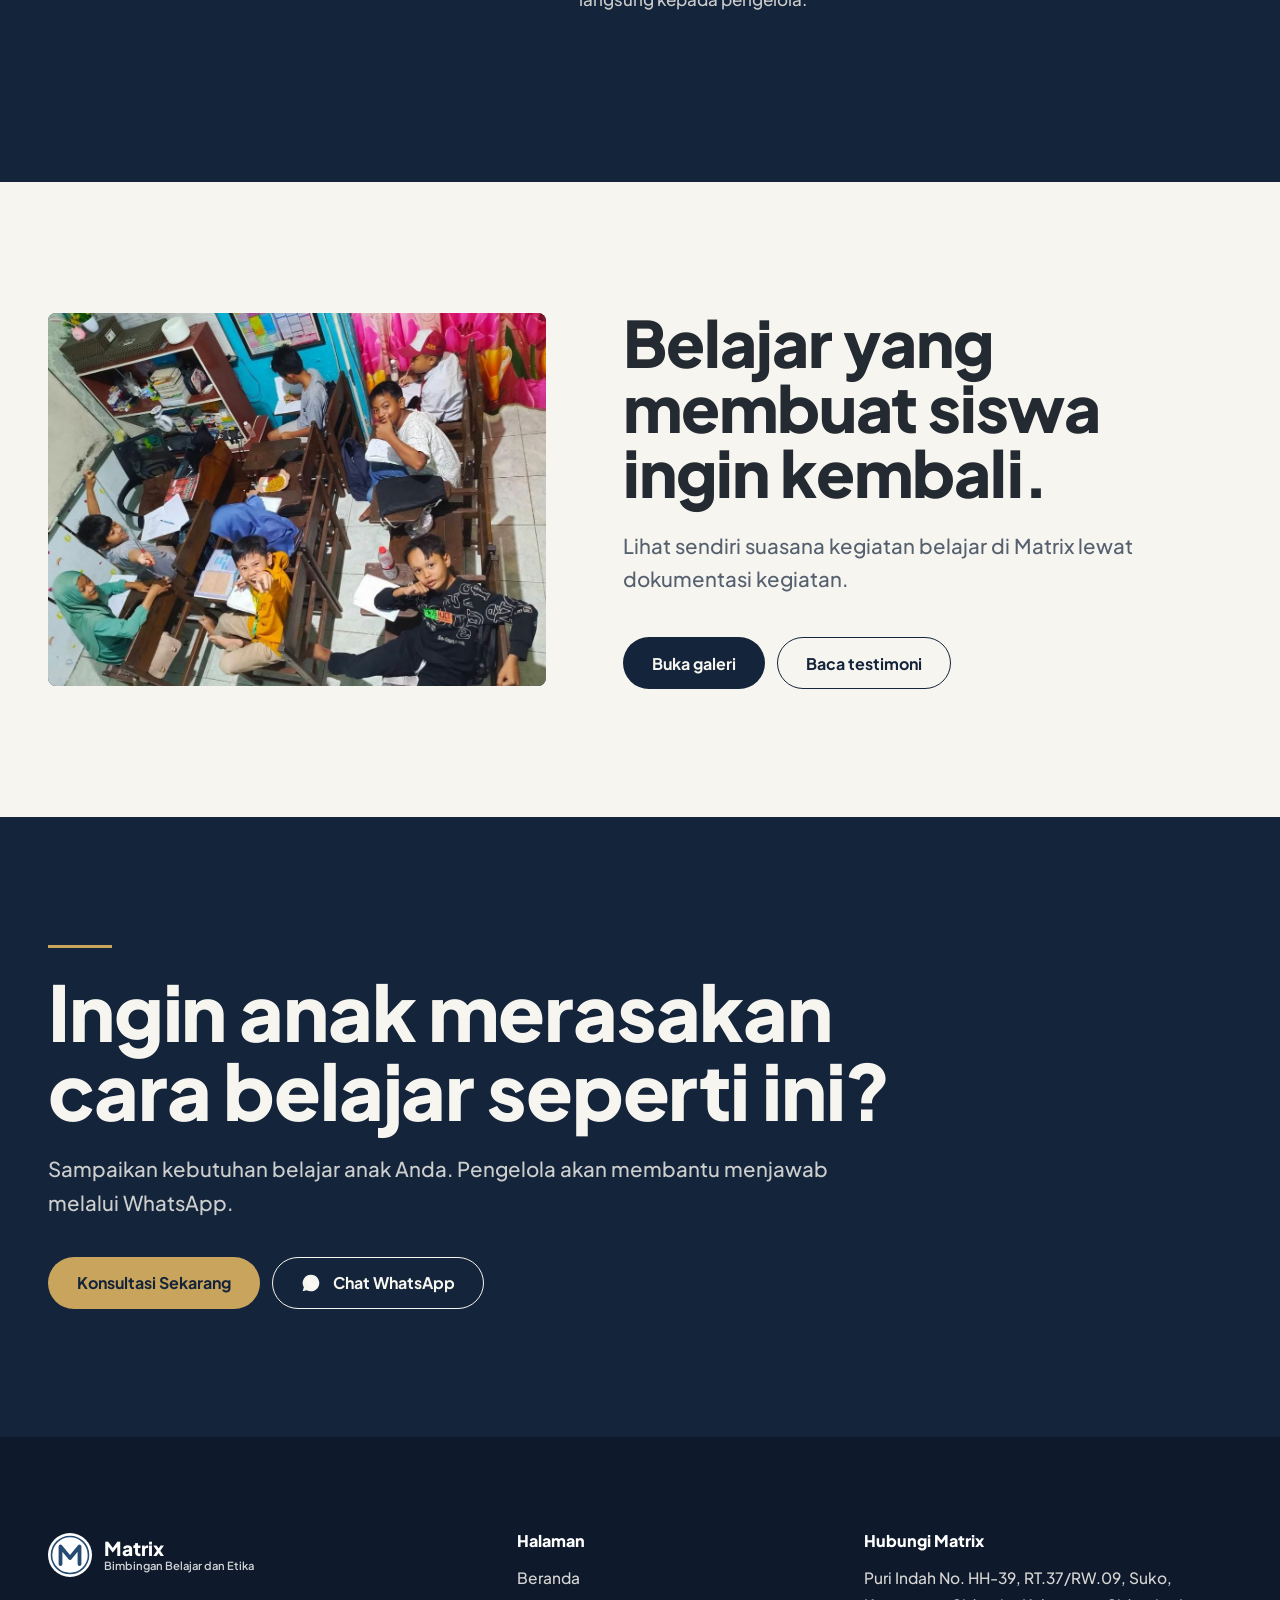
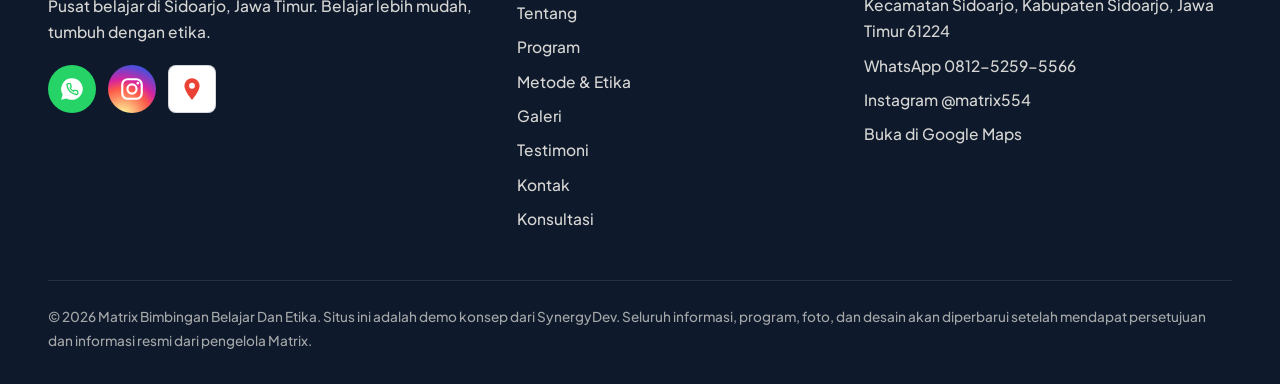
<file: metode.html>
<!DOCTYPE html>
<html lang="id">
<head>
<meta charset="utf-8">
<meta name="viewport" content="width=device-width, initial-scale=1, viewport-fit=cover">
<title>Metode Belajar dan Etika | Matrix Bimbingan Belajar Dan Etika</title>
<meta name="description" content="Metode belajar Matrix: materi dan rumus dijelaskan sederhana, suasana santai dan tidak membosankan, serta nilai etika yang diperkenalkan dalam proses belajar.">
<meta name="theme-color" content="#14243A">
<meta property="og:type" content="website"><meta property="og:locale" content="id_ID">
<meta property="og:site_name" content="Matrix Bimbingan Belajar Dan Etika"><meta property="og:title" content="Metode Belajar dan Etika | Matrix Bimbingan Belajar Dan Etika"><meta property="og:description" content="Metode belajar Matrix: materi dan rumus dijelaskan sederhana, suasana santai dan tidak membosankan, serta nilai etika yang diperkenalkan dalam proses belajar.">
<meta name="twitter:card" content="summary_large_image">
<link rel="icon" href="assets/img/favicon.svg" type="image/svg+xml">
<link rel="preconnect" href="https://fonts.googleapis.com"><link rel="preconnect" href="https://fonts.gstatic.com" crossorigin>
<link href="https://fonts.googleapis.com/css2?family=Plus+Jakarta+Sans:wght@500;700;800&display=swap" rel="stylesheet">
<link rel="stylesheet" href="assets/css/style.css">
<script>document.documentElement.classList.add('js')</script>
</head>
<body>
<a class="skip" href="#main">Lewati ke konten</a>
<header class="hd"><div class="wrap in">
<a class="logo" href="index.html" aria-label="Matrix Bimbingan Belajar Dan Etika, ke beranda"><svg viewBox="0 0 44 44" aria-hidden="true"><circle cx="22" cy="22" r="22" fill="#fff"/><circle cx="22" cy="22" r="18.5" fill="none" stroke="#254B73" stroke-width="1.6"/><path d="M12.500 31V13.500l9.500 11.500 9.500-11.500V31" fill="none" stroke="#254B73" stroke-width="3.800" stroke-linejoin="round" stroke-linecap="round"/></svg><span><b>Matrix</b><small>Bimbingan Belajar dan Etika</small></span></a>
<ul class="nav"><li><a href="index.html">Beranda</a></li><li><a href="tentang.html">Tentang</a></li><li><a href="program.html">Program</a></li><li><a href="metode.html" aria-current="page">Metode & Etika</a></li><li><a href="galeri.html">Galeri</a></li><li><a href="testimoni.html">Testimoni</a></li><li><a href="kontak.html">Kontak</a></li></ul>
<a class="btn btn-gold" href="konsultasi.html">Konsultasi</a>
<button class="burger" aria-label="Buka menu" aria-expanded="false" aria-controls="mm"><span></span><span></span><span></span></button>
</div></header>
<div class="mm" id="mm" aria-hidden="true"><ul><li><a href="index.html">Beranda</a></li><li><a href="tentang.html">Tentang</a></li><li><a href="program.html">Program</a></li><li><a href="metode.html" aria-current="page">Metode & Etika</a></li><li><a href="galeri.html">Galeri</a></li><li><a href="testimoni.html">Testimoni</a></li><li><a href="kontak.html">Kontak</a></li><li><a href="konsultasi.html">Konsultasi</a></li></ul>
<div><a class="btn btn-gold" href="https://wa.me/6281252595566?text=Halo%20Matrix%20Bimbingan%20Belajar%20Dan%20Etika%2C%20saya%20ingin%20berkonsultasi." target="_blank" rel="noopener"><svg class="ic ic-wa" viewBox="0 0 24 24" aria-hidden="true"><path class="bub" d="M12 2a10 10 0 0 0-8.6 15.1L2 22l5-1.3A10 10 0 1 0 12 2z"/><path class="ph" transform="translate(6.3 6.1) scale(.5)" d="M22 16.92v3a2 2 0 0 1-2.18 2 19.79 19.79 0 0 1-8.63-3.07 19.5 19.5 0 0 1-6-6 19.79 19.79 0 0 1-3.07-8.67A2 2 0 0 1 4.11 2h3a2 2 0 0 1 2 1.72c.127.96.361 1.903.7 2.81a2 2 0 0 1-.45 2.11L8.09 9.91a16 16 0 0 0 6 6l1.27-1.27a2 2 0 0 1 2.11-.45c.907.339 1.85.573 2.81.7A2 2 0 0 1 22 16.92z"/></svg> Chat WhatsApp</a>
<div class="soc-row"><a class="soc wa" href="https://wa.me/6281252595566?text=Halo%20Matrix%20Bimbingan%20Belajar%20Dan%20Etika%2C%20saya%20ingin%20berkonsultasi." target="_blank" rel="noopener" aria-label="WhatsApp Matrix"><svg class="ic ic-wa" viewBox="0 0 24 24" aria-hidden="true"><path class="bub" d="M12 2a10 10 0 0 0-8.6 15.1L2 22l5-1.3A10 10 0 1 0 12 2z"/><path class="ph" transform="translate(6.3 6.1) scale(.5)" d="M22 16.92v3a2 2 0 0 1-2.18 2 19.79 19.79 0 0 1-8.63-3.07 19.5 19.5 0 0 1-6-6 19.79 19.79 0 0 1-3.07-8.67A2 2 0 0 1 4.11 2h3a2 2 0 0 1 2 1.72c.127.96.361 1.903.7 2.81a2 2 0 0 1-.45 2.11L8.09 9.91a16 16 0 0 0 6 6l1.27-1.27a2 2 0 0 1 2.11-.45c.907.339 1.85.573 2.81.7A2 2 0 0 1 22 16.92z"/></svg></a><a class="soc ig" href="https://www.instagram.com/matrix554/" target="_blank" rel="noopener" aria-label="Instagram Matrix"><svg class="ic ic-ig" viewBox="0 0 24 24" fill="none" stroke="currentColor" stroke-width="2" aria-hidden="true"><rect x="3" y="3" width="18" height="18" rx="5"/><circle cx="12" cy="12" r="4.2"/><circle cx="17.4" cy="6.6" r="1.2" fill="currentColor" stroke="none"/></svg></a><a class="soc map" href="https://maps.app.goo.gl/MTPPZfdgYqTvsLom7" target="_blank" rel="noopener" aria-label="Lokasi Matrix di Google Maps"><svg class="ic ic-map" viewBox="0 0 24 24" aria-hidden="true"><path class="pin" d="M12 2a7 7 0 0 0-7 7c0 5.2 7 13 7 13s7-7.8 7-13a7 7 0 0 0-7-7z"/><circle class="dot" cx="12" cy="9" r="2.7"/></svg></a></div></div></div>
<main id="main">
<section class="phero"><div class="wrap"><div class="grid"><div>
<h1 class="d1" style="font-size:clamp(2.4rem,7vw,6.25rem)">Cara Matrix mengajar</h1><p class="lede fade-in" style="--d:.7s">Mudah dipahami, tidak membosankan, dan tetap berpegang pada etika. Inilah yang paling sering dirasakan siswa.</p></div></div></div></section>
<section class="sec dark" style="padding-top:0"><div class="wrap stick">
<div class="side"><div class="frame rvi"><img src="assets/img/kelas-ceria.jpg" alt="Siswa tersenyum ke kamera di ruang kelas Matrix" width="906" height="1200" loading="lazy" decoding="async"></div></div>
<div>
<div class="blk rv"><h2 class="h2">Dijelaskan dengan cara yang mudah dipahami</h2><p>Materi disampaikan runtut dan bersahabat, supaya siswa mengerti alurnya dan merasa terbantu.</p>
<q>Cara mengajarnya mudah dipahami, banyak rumus-rumus simpel yg diajarkan.</q></div>
<div class="blk rv"><h2 class="h2">Rumus dan konsep yang sederhana</h2><p>Rumus dijelaskan dengan cara yang disederhanakan, sehingga tidak terasa menakutkan dan lebih mudah diingat.</p></div>
<div class="blk rv"><h2 class="h2">Santai, seru, tidak membosankan</h2><p>Suasana belajar dibuat lebih santai. Pembelajaran dapat diselingi cerita dan candaan agar siswa tetap bersemangat.</p>
<q>Les di matrix itu seru banget saya faham yang di jelaskan pak Agus.</q></div>
<div class="blk rv"><h2 class="h2">Etika tumbuh lewat cerita</h2><p>Nilai etika dan cerita Islami dapat diperkenalkan di sela belajar, sesuai pendekatan yang diterapkan Matrix. Detail pelaksanaannya dapat ditanyakan langsung kepada pengelola.</p></div>
</div></div></section>

<section class="sec"><div class="wrap"><div class="split rev">
<div><h2 class="d2 rv" style="font-size:clamp(2rem,5vw,4.25rem)">Belajar yang membuat siswa ingin kembali.</h2>
<p class="lede mt2 rv" style="--d:.1s">Lihat sendiri suasana kegiatan belajar di Matrix lewat dokumentasi kegiatan.</p>
<div class="btn-row mt3 rv" style="--d:.2s"><a class="btn btn-navy" href="galeri.html">Buka galeri</a><a class="btn btn-ink" href="testimoni.html">Baca testimoni</a></div></div>
<div class="frame offset rvi"><img src="assets/img/belajar-meja.jpg" alt="Suasana belajar di ruang kelas Matrix dilihat dari atas" width="1200" height="900" loading="lazy" decoding="async" data-par=".04"></div></div></div></section>
<section class="sec dark cta"><div class="wrap"><div class="rule rv"></div>
<h2 class="d2 rv">Ingin anak merasakan cara belajar seperti ini?</h2>
<p class="lede mt2 rv" style="--d:.1s">Sampaikan kebutuhan belajar anak Anda. Pengelola akan membantu menjawab melalui WhatsApp.</p>
<div class="btn-row rv" style="--d:.2s"><a class="btn btn-gold" href="konsultasi.html">Konsultasi Sekarang</a>
<a class="btn btn-line" href="https://wa.me/6281252595566?text=Halo%20Matrix%20Bimbingan%20Belajar%20Dan%20Etika%2C%20saya%20ingin%20berkonsultasi." target="_blank" rel="noopener"><svg class="ic ic-wa" viewBox="0 0 24 24" aria-hidden="true"><path class="bub" d="M12 2a10 10 0 0 0-8.6 15.1L2 22l5-1.3A10 10 0 1 0 12 2z"/><path class="ph" transform="translate(6.3 6.1) scale(.5)" d="M22 16.92v3a2 2 0 0 1-2.18 2 19.79 19.79 0 0 1-8.63-3.07 19.5 19.5 0 0 1-6-6 19.79 19.79 0 0 1-3.07-8.67A2 2 0 0 1 4.11 2h3a2 2 0 0 1 2 1.72c.127.96.361 1.903.7 2.81a2 2 0 0 1-.45 2.11L8.09 9.91a16 16 0 0 0 6 6l1.27-1.27a2 2 0 0 1 2.11-.45c.907.339 1.85.573 2.81.7A2 2 0 0 1 22 16.92z"/></svg> Chat WhatsApp</a></div></div></section>
</main>
<footer class="ft dark"><div class="wrap"><div class="grid">
<div><a class="logo" href="index.html"><svg viewBox="0 0 44 44" aria-hidden="true"><circle cx="22" cy="22" r="22" fill="#fff"/><circle cx="22" cy="22" r="18.5" fill="none" stroke="#254B73" stroke-width="1.6"/><path d="M12.500 31V13.500l9.500 11.500 9.500-11.500V31" fill="none" stroke="#254B73" stroke-width="3.800" stroke-linejoin="round" stroke-linecap="round"/></svg><span><b>Matrix</b><small>Bimbingan Belajar dan Etika</small></span></a>
<p>Pusat belajar di Sidoarjo, Jawa Timur. Belajar lebih mudah, tumbuh dengan etika.</p>
<div class="soc-row"><a class="soc wa" href="https://wa.me/6281252595566?text=Halo%20Matrix%20Bimbingan%20Belajar%20Dan%20Etika%2C%20saya%20ingin%20berkonsultasi." target="_blank" rel="noopener" aria-label="WhatsApp Matrix"><svg class="ic ic-wa" viewBox="0 0 24 24" aria-hidden="true"><path class="bub" d="M12 2a10 10 0 0 0-8.6 15.1L2 22l5-1.3A10 10 0 1 0 12 2z"/><path class="ph" transform="translate(6.3 6.1) scale(.5)" d="M22 16.92v3a2 2 0 0 1-2.18 2 19.79 19.79 0 0 1-8.63-3.07 19.5 19.5 0 0 1-6-6 19.79 19.79 0 0 1-3.07-8.67A2 2 0 0 1 4.11 2h3a2 2 0 0 1 2 1.72c.127.96.361 1.903.7 2.81a2 2 0 0 1-.45 2.11L8.09 9.91a16 16 0 0 0 6 6l1.27-1.27a2 2 0 0 1 2.11-.45c.907.339 1.85.573 2.81.7A2 2 0 0 1 22 16.92z"/></svg></a><a class="soc ig" href="https://www.instagram.com/matrix554/" target="_blank" rel="noopener" aria-label="Instagram Matrix"><svg class="ic ic-ig" viewBox="0 0 24 24" fill="none" stroke="currentColor" stroke-width="2" aria-hidden="true"><rect x="3" y="3" width="18" height="18" rx="5"/><circle cx="12" cy="12" r="4.2"/><circle cx="17.4" cy="6.6" r="1.2" fill="currentColor" stroke="none"/></svg></a><a class="soc map" href="https://maps.app.goo.gl/MTPPZfdgYqTvsLom7" target="_blank" rel="noopener" aria-label="Lokasi Matrix di Google Maps"><svg class="ic ic-map" viewBox="0 0 24 24" aria-hidden="true"><path class="pin" d="M12 2a7 7 0 0 0-7 7c0 5.2 7 13 7 13s7-7.8 7-13a7 7 0 0 0-7-7z"/><circle class="dot" cx="12" cy="9" r="2.7"/></svg></a></div></div>
<div><h3>Halaman</h3><ul><li><a href="index.html">Beranda</a></li><li><a href="tentang.html">Tentang</a></li><li><a href="program.html">Program</a></li><li><a href="metode.html">Metode & Etika</a></li><li><a href="galeri.html">Galeri</a></li><li><a href="testimoni.html">Testimoni</a></li><li><a href="kontak.html">Kontak</a></li><li><a href="konsultasi.html">Konsultasi</a></li></ul></div>
<div><h3>Hubungi Matrix</h3><ul>
<li>Puri Indah No. HH-39, RT.37/RW.09, Suko, Kecamatan Sidoarjo, Kabupaten Sidoarjo, Jawa Timur 61224</li>
<li><a href="https://wa.me/6281252595566?text=Halo%20Matrix%20Bimbingan%20Belajar%20Dan%20Etika%2C%20saya%20ingin%20berkonsultasi." target="_blank" rel="noopener">WhatsApp 0812-5259-5566</a></li>
<li><a href="https://www.instagram.com/matrix554/" target="_blank" rel="noopener">Instagram @matrix554</a></li>
<li><a href="https://maps.app.goo.gl/MTPPZfdgYqTvsLom7" target="_blank" rel="noopener">Buka di Google Maps</a></li></ul></div>
</div>
<p class="legal">&copy; <span id="yr">2026</span> Matrix Bimbingan Belajar Dan Etika. Situs ini adalah demo konsep dari SynergyDev. Seluruh informasi, program, foto, dan desain akan diperbarui setelah mendapat persetujuan dan informasi resmi dari pengelola Matrix.</p>
</div></footer>
<a class="fab" href="https://wa.me/6281252595566?text=Halo%20Matrix%20Bimbingan%20Belajar%20Dan%20Etika%2C%20saya%20ingin%20berkonsultasi." target="_blank" rel="noopener" aria-label="Konsultasi lewat WhatsApp"><svg class="ic ic-wa" viewBox="0 0 24 24" aria-hidden="true"><path class="bub" d="M12 2a10 10 0 0 0-8.6 15.1L2 22l5-1.3A10 10 0 1 0 12 2z"/><path class="ph" transform="translate(6.3 6.1) scale(.5)" d="M22 16.92v3a2 2 0 0 1-2.18 2 19.79 19.79 0 0 1-8.63-3.07 19.5 19.5 0 0 1-6-6 19.79 19.79 0 0 1-3.07-8.67A2 2 0 0 1 4.11 2h3a2 2 0 0 1 2 1.72c.127.96.361 1.903.7 2.81a2 2 0 0 1-.45 2.11L8.09 9.91a16 16 0 0 0 6 6l1.27-1.27a2 2 0 0 1 2.11-.45c.907.339 1.85.573 2.81.7A2 2 0 0 1 22 16.92z"/></svg></a>
<script src="assets/js/main.js" defer></script>
</body>
</html>
</file>
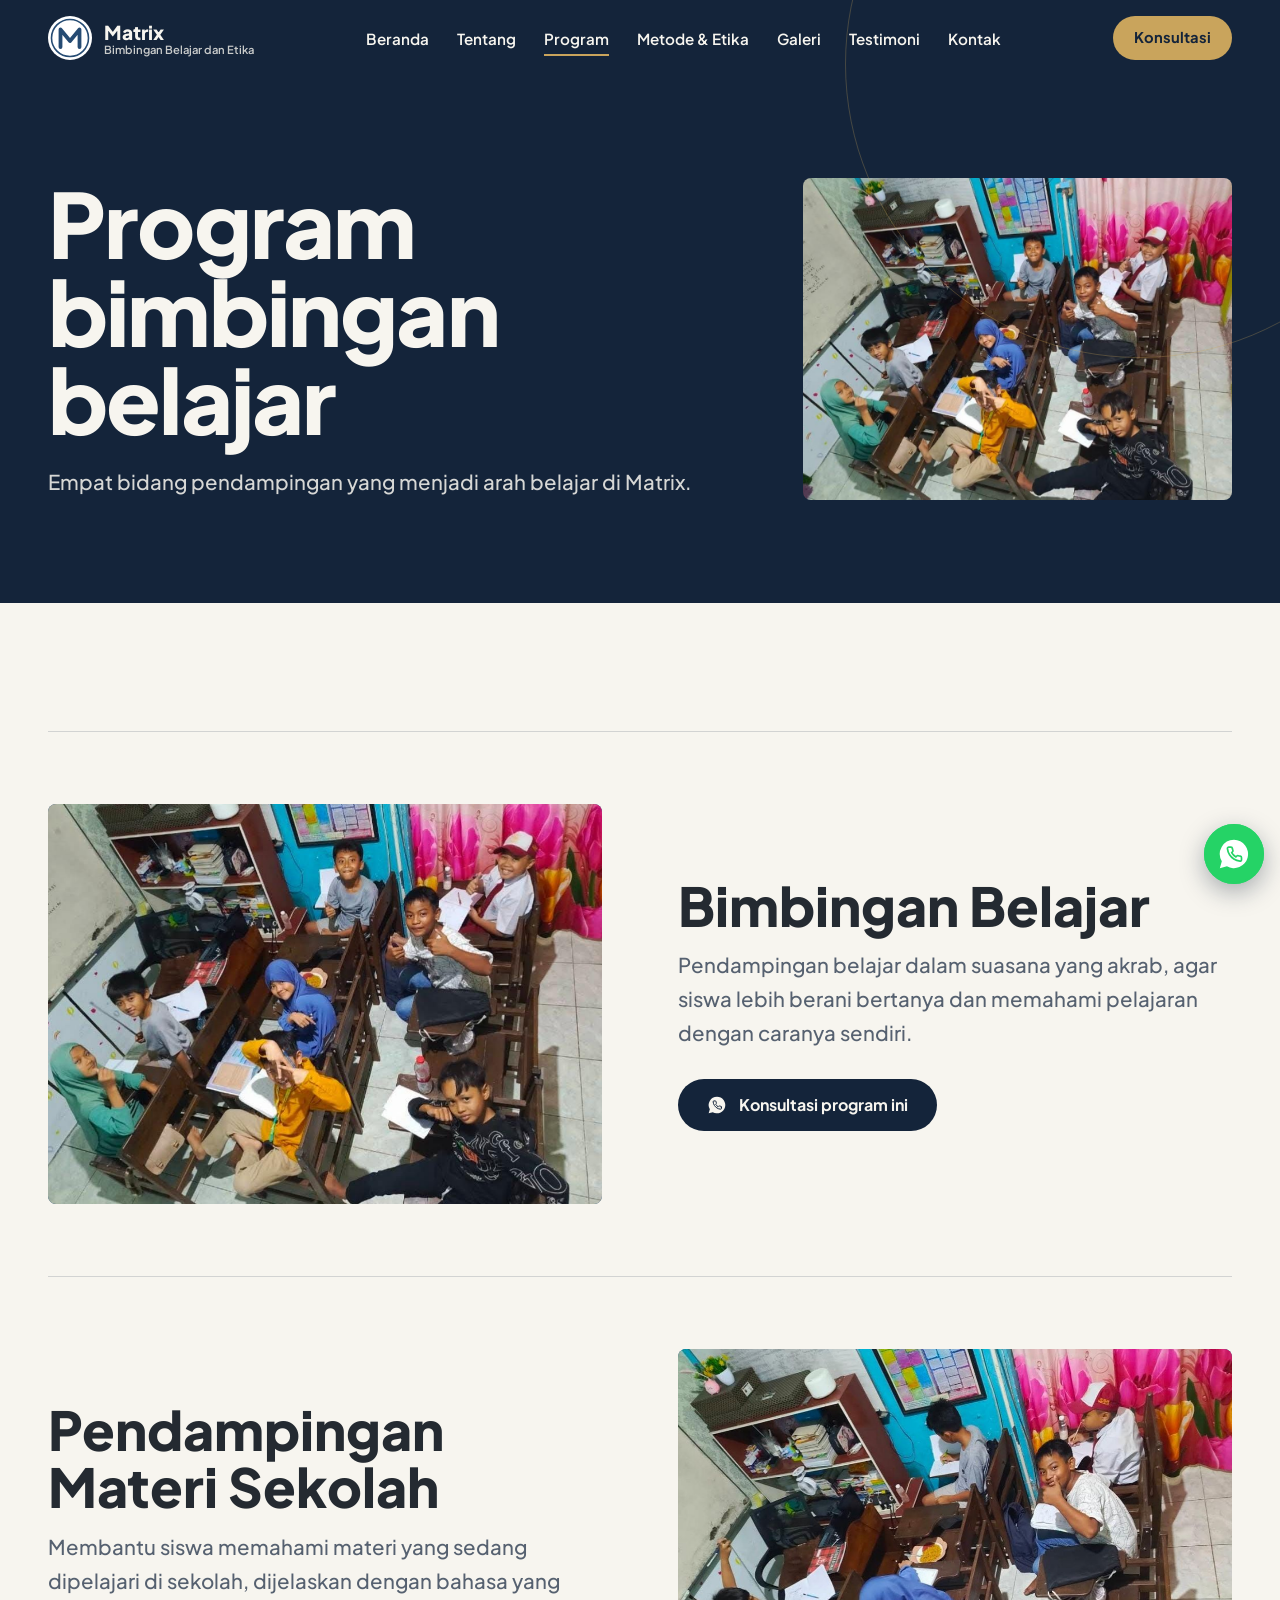
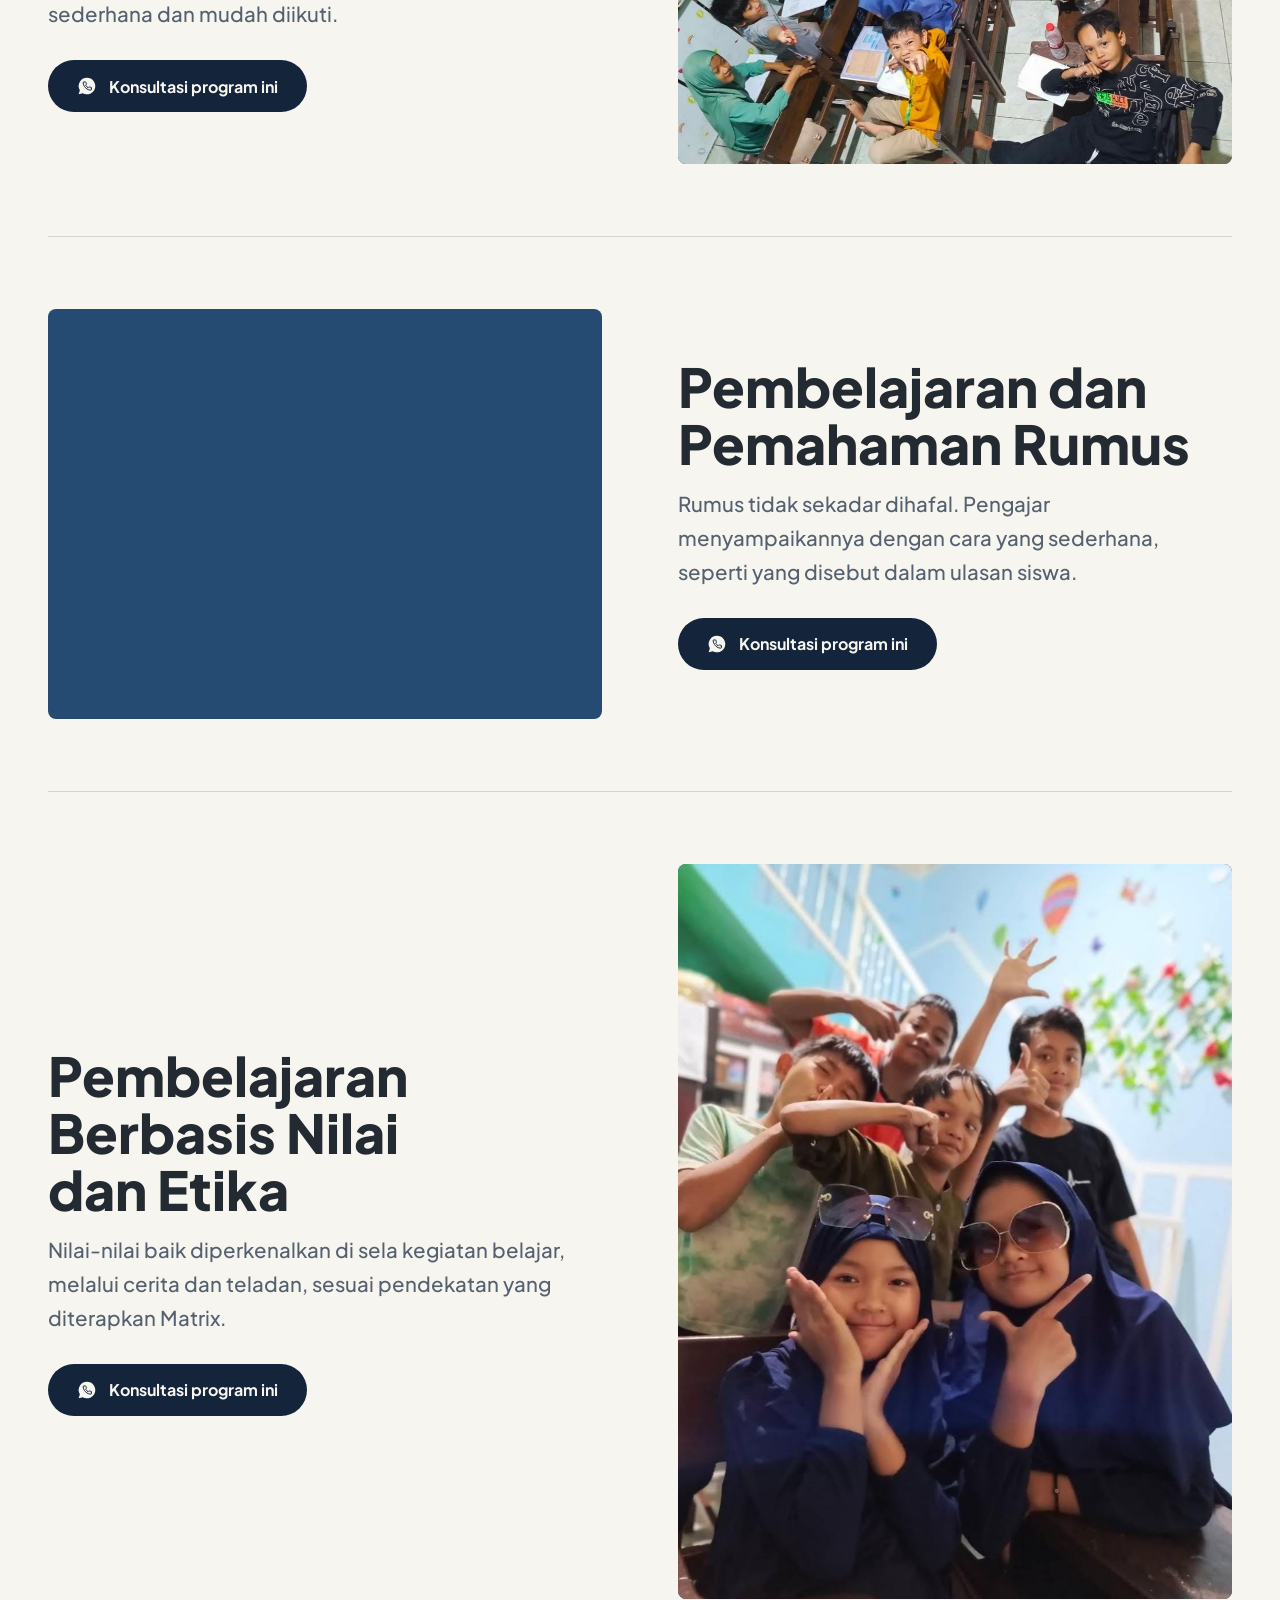
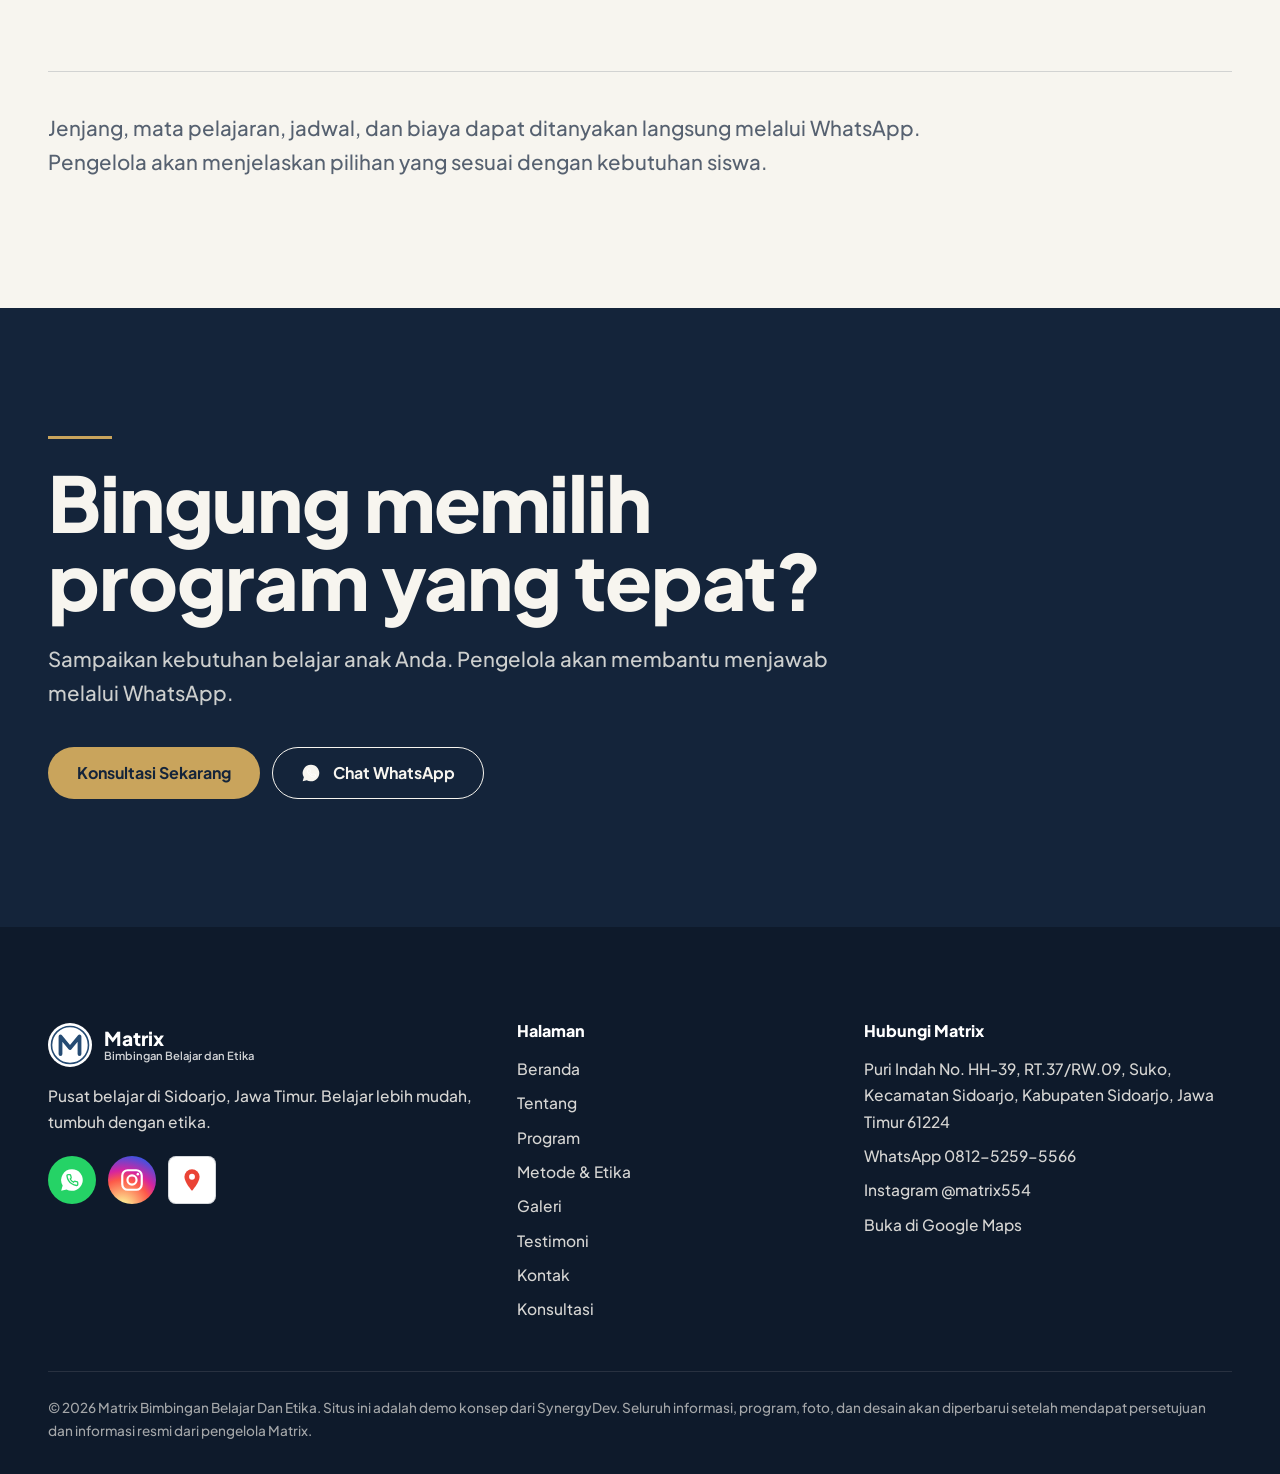
<file: program.html>
<!DOCTYPE html>
<html lang="id">
<head>
<meta charset="utf-8">
<meta name="viewport" content="width=device-width, initial-scale=1, viewport-fit=cover">
<title>Program Bimbingan Belajar | Matrix Bimbingan Belajar Dan Etika</title>
<meta name="description" content="Program Matrix Bimbingan Belajar Dan Etika di Sidoarjo: bimbingan belajar, pendampingan materi sekolah, pemahaman rumus, dan pembelajaran berbasis nilai dan etika.">
<meta name="theme-color" content="#14243A">
<meta property="og:type" content="website"><meta property="og:locale" content="id_ID">
<meta property="og:site_name" content="Matrix Bimbingan Belajar Dan Etika"><meta property="og:title" content="Program Bimbingan Belajar | Matrix Bimbingan Belajar Dan Etika"><meta property="og:description" content="Program Matrix Bimbingan Belajar Dan Etika di Sidoarjo: bimbingan belajar, pendampingan materi sekolah, pemahaman rumus, dan pembelajaran berbasis nilai dan etika.">
<meta name="twitter:card" content="summary_large_image">
<link rel="icon" href="assets/img/favicon.svg" type="image/svg+xml">
<link rel="preconnect" href="https://fonts.googleapis.com"><link rel="preconnect" href="https://fonts.gstatic.com" crossorigin>
<link href="https://fonts.googleapis.com/css2?family=Plus+Jakarta+Sans:wght@500;700;800&display=swap" rel="stylesheet">
<link rel="stylesheet" href="assets/css/style.css">
<script>document.documentElement.classList.add('js')</script>
</head>
<body>
<a class="skip" href="#main">Lewati ke konten</a>
<header class="hd"><div class="wrap in">
<a class="logo" href="index.html" aria-label="Matrix Bimbingan Belajar Dan Etika, ke beranda"><svg viewBox="0 0 44 44" aria-hidden="true"><circle cx="22" cy="22" r="22" fill="#fff"/><circle cx="22" cy="22" r="18.5" fill="none" stroke="#254B73" stroke-width="1.6"/><path d="M12.500 31V13.500l9.500 11.500 9.500-11.500V31" fill="none" stroke="#254B73" stroke-width="3.800" stroke-linejoin="round" stroke-linecap="round"/></svg><span><b>Matrix</b><small>Bimbingan Belajar dan Etika</small></span></a>
<ul class="nav"><li><a href="index.html">Beranda</a></li><li><a href="tentang.html">Tentang</a></li><li><a href="program.html" aria-current="page">Program</a></li><li><a href="metode.html">Metode & Etika</a></li><li><a href="galeri.html">Galeri</a></li><li><a href="testimoni.html">Testimoni</a></li><li><a href="kontak.html">Kontak</a></li></ul>
<a class="btn btn-gold" href="konsultasi.html">Konsultasi</a>
<button class="burger" aria-label="Buka menu" aria-expanded="false" aria-controls="mm"><span></span><span></span><span></span></button>
</div></header>
<div class="mm" id="mm" aria-hidden="true"><ul><li><a href="index.html">Beranda</a></li><li><a href="tentang.html">Tentang</a></li><li><a href="program.html" aria-current="page">Program</a></li><li><a href="metode.html">Metode & Etika</a></li><li><a href="galeri.html">Galeri</a></li><li><a href="testimoni.html">Testimoni</a></li><li><a href="kontak.html">Kontak</a></li><li><a href="konsultasi.html">Konsultasi</a></li></ul>
<div><a class="btn btn-gold" href="https://wa.me/6281252595566?text=Halo%20Matrix%20Bimbingan%20Belajar%20Dan%20Etika%2C%20saya%20ingin%20berkonsultasi." target="_blank" rel="noopener"><svg class="ic ic-wa" viewBox="0 0 24 24" aria-hidden="true"><path class="bub" d="M12 2a10 10 0 0 0-8.6 15.1L2 22l5-1.3A10 10 0 1 0 12 2z"/><path class="ph" transform="translate(6.3 6.1) scale(.5)" d="M22 16.92v3a2 2 0 0 1-2.18 2 19.79 19.79 0 0 1-8.63-3.07 19.5 19.5 0 0 1-6-6 19.79 19.79 0 0 1-3.07-8.67A2 2 0 0 1 4.11 2h3a2 2 0 0 1 2 1.72c.127.96.361 1.903.7 2.81a2 2 0 0 1-.45 2.11L8.09 9.91a16 16 0 0 0 6 6l1.27-1.27a2 2 0 0 1 2.11-.45c.907.339 1.85.573 2.81.7A2 2 0 0 1 22 16.92z"/></svg> Chat WhatsApp</a>
<div class="soc-row"><a class="soc wa" href="https://wa.me/6281252595566?text=Halo%20Matrix%20Bimbingan%20Belajar%20Dan%20Etika%2C%20saya%20ingin%20berkonsultasi." target="_blank" rel="noopener" aria-label="WhatsApp Matrix"><svg class="ic ic-wa" viewBox="0 0 24 24" aria-hidden="true"><path class="bub" d="M12 2a10 10 0 0 0-8.6 15.1L2 22l5-1.3A10 10 0 1 0 12 2z"/><path class="ph" transform="translate(6.3 6.1) scale(.5)" d="M22 16.92v3a2 2 0 0 1-2.18 2 19.79 19.79 0 0 1-8.63-3.07 19.5 19.5 0 0 1-6-6 19.79 19.79 0 0 1-3.07-8.67A2 2 0 0 1 4.11 2h3a2 2 0 0 1 2 1.72c.127.96.361 1.903.7 2.81a2 2 0 0 1-.45 2.11L8.09 9.91a16 16 0 0 0 6 6l1.27-1.27a2 2 0 0 1 2.11-.45c.907.339 1.85.573 2.81.7A2 2 0 0 1 22 16.92z"/></svg></a><a class="soc ig" href="https://www.instagram.com/matrix554/" target="_blank" rel="noopener" aria-label="Instagram Matrix"><svg class="ic ic-ig" viewBox="0 0 24 24" fill="none" stroke="currentColor" stroke-width="2" aria-hidden="true"><rect x="3" y="3" width="18" height="18" rx="5"/><circle cx="12" cy="12" r="4.2"/><circle cx="17.4" cy="6.6" r="1.2" fill="currentColor" stroke="none"/></svg></a><a class="soc map" href="https://maps.app.goo.gl/MTPPZfdgYqTvsLom7" target="_blank" rel="noopener" aria-label="Lokasi Matrix di Google Maps"><svg class="ic ic-map" viewBox="0 0 24 24" aria-hidden="true"><path class="pin" d="M12 2a7 7 0 0 0-7 7c0 5.2 7 13 7 13s7-7.8 7-13a7 7 0 0 0-7-7z"/><circle class="dot" cx="12" cy="9" r="2.7"/></svg></a></div></div></div>
<main id="main">
<section class="phero"><div class="wrap"><div class="grid"><div>
<h1 class="d1" style="font-size:clamp(2.4rem,7vw,6.25rem)">Program bimbingan belajar</h1><p class="lede fade-in" style="--d:.7s">Empat bidang pendampingan yang menjadi arah belajar di Matrix.</p></div><div class="photo rv" style="--d:.15s"><img src="assets/img/belajar-kelas.jpg" alt="Siswa mengikuti kegiatan belajar di ruang kelas Matrix" width="1080" height="781" fetchpriority="high" decoding="async"></div></div></div></section>
<section class="sec"><div class="wrap"><article class="prog"><div class="frame rvi"><img src="assets/img/belajar-kelas.jpg" alt="Siswa mengikuti kegiatan belajar di ruang kelas Matrix" width="1080" height="781" loading="lazy" decoding="async" data-par=".03"></div>
<div class="rv"><h2 class="h2">Bimbingan Belajar</h2><p class="lede">Pendampingan belajar dalam suasana yang akrab, agar siswa lebih berani bertanya dan memahami pelajaran dengan caranya sendiri.</p>
<a class="btn btn-navy" href="https://wa.me/6281252595566?text=Halo%20Matrix%20Bimbingan%20Belajar%20Dan%20Etika%2C%20saya%20ingin%20berkonsultasi%20tentang%20program%20Bimbingan%20Belajar." target="_blank" rel="noopener"><svg class="ic ic-wa" viewBox="0 0 24 24" aria-hidden="true"><path class="bub" d="M12 2a10 10 0 0 0-8.6 15.1L2 22l5-1.3A10 10 0 1 0 12 2z"/><path class="ph" transform="translate(6.3 6.1) scale(.5)" d="M22 16.92v3a2 2 0 0 1-2.18 2 19.79 19.79 0 0 1-8.63-3.07 19.5 19.5 0 0 1-6-6 19.79 19.79 0 0 1-3.07-8.67A2 2 0 0 1 4.11 2h3a2 2 0 0 1 2 1.72c.127.96.361 1.903.7 2.81a2 2 0 0 1-.45 2.11L8.09 9.91a16 16 0 0 0 6 6l1.27-1.27a2 2 0 0 1 2.11-.45c.907.339 1.85.573 2.81.7A2 2 0 0 1 22 16.92z"/></svg> Konsultasi program ini</a></div></article><article class="prog"><div class="frame rvi"><img src="assets/img/belajar-meja.jpg" alt="Suasana belajar di ruang kelas Matrix dilihat dari atas" width="1200" height="900" loading="lazy" decoding="async" data-par=".03"></div>
<div class="rv"><h2 class="h2">Pendampingan Materi Sekolah</h2><p class="lede">Membantu siswa memahami materi yang sedang dipelajari di sekolah, dijelaskan dengan bahasa yang sederhana dan mudah diikuti.</p>
<a class="btn btn-navy" href="https://wa.me/6281252595566?text=Halo%20Matrix%20Bimbingan%20Belajar%20Dan%20Etika%2C%20saya%20ingin%20berkonsultasi%20tentang%20program%20Pendampingan%20Materi%20Sekolah." target="_blank" rel="noopener"><svg class="ic ic-wa" viewBox="0 0 24 24" aria-hidden="true"><path class="bub" d="M12 2a10 10 0 0 0-8.6 15.1L2 22l5-1.3A10 10 0 1 0 12 2z"/><path class="ph" transform="translate(6.3 6.1) scale(.5)" d="M22 16.92v3a2 2 0 0 1-2.18 2 19.79 19.79 0 0 1-8.63-3.07 19.5 19.5 0 0 1-6-6 19.79 19.79 0 0 1-3.07-8.67A2 2 0 0 1 4.11 2h3a2 2 0 0 1 2 1.72c.127.96.361 1.903.7 2.81a2 2 0 0 1-.45 2.11L8.09 9.91a16 16 0 0 0 6 6l1.27-1.27a2 2 0 0 1 2.11-.45c.907.339 1.85.573 2.81.7A2 2 0 0 1 22 16.92z"/></svg> Konsultasi program ini</a></div></article><article class="prog"><div class="frame rvi"><img src="assets/img/belajar-atas.jpg" alt="Siswa belajar bersama di ruang kelas Matrix, difoto dari sudut atas" width="1080" height="800" loading="lazy" decoding="async" data-par=".03"></div>
<div class="rv"><h2 class="h2">Pembelajaran dan Pemahaman Rumus</h2><p class="lede">Rumus tidak sekadar dihafal. Pengajar menyampaikannya dengan cara yang sederhana, seperti yang disebut dalam ulasan siswa.</p>
<a class="btn btn-navy" href="https://wa.me/6281252595566?text=Halo%20Matrix%20Bimbingan%20Belajar%20Dan%20Etika%2C%20saya%20ingin%20berkonsultasi%20tentang%20program%20Pembelajaran%20dan%20Pemahaman%20Rumus." target="_blank" rel="noopener"><svg class="ic ic-wa" viewBox="0 0 24 24" aria-hidden="true"><path class="bub" d="M12 2a10 10 0 0 0-8.6 15.1L2 22l5-1.3A10 10 0 1 0 12 2z"/><path class="ph" transform="translate(6.3 6.1) scale(.5)" d="M22 16.92v3a2 2 0 0 1-2.18 2 19.79 19.79 0 0 1-8.63-3.07 19.5 19.5 0 0 1-6-6 19.79 19.79 0 0 1-3.07-8.67A2 2 0 0 1 4.11 2h3a2 2 0 0 1 2 1.72c.127.96.361 1.903.7 2.81a2 2 0 0 1-.45 2.11L8.09 9.91a16 16 0 0 0 6 6l1.27-1.27a2 2 0 0 1 2.11-.45c.907.339 1.85.573 2.81.7A2 2 0 0 1 22 16.92z"/></svg> Konsultasi program ini</a></div></article><article class="prog"><div class="frame rvi"><img src="assets/img/kebersamaan.jpg" alt="Siswa berpose ceria bersama di ruang kelas Matrix" width="904" height="1200" loading="lazy" decoding="async" data-par=".03"></div>
<div class="rv"><h2 class="h2">Pembelajaran Berbasis Nilai dan Etika</h2><p class="lede">Nilai-nilai baik diperkenalkan di sela kegiatan belajar, melalui cerita dan teladan, sesuai pendekatan yang diterapkan Matrix.</p>
<a class="btn btn-navy" href="https://wa.me/6281252595566?text=Halo%20Matrix%20Bimbingan%20Belajar%20Dan%20Etika%2C%20saya%20ingin%20berkonsultasi%20tentang%20program%20Pembelajaran%20Berbasis%20Nilai%20dan%20Etika." target="_blank" rel="noopener"><svg class="ic ic-wa" viewBox="0 0 24 24" aria-hidden="true"><path class="bub" d="M12 2a10 10 0 0 0-8.6 15.1L2 22l5-1.3A10 10 0 1 0 12 2z"/><path class="ph" transform="translate(6.3 6.1) scale(.5)" d="M22 16.92v3a2 2 0 0 1-2.18 2 19.79 19.79 0 0 1-8.63-3.07 19.5 19.5 0 0 1-6-6 19.79 19.79 0 0 1-3.07-8.67A2 2 0 0 1 4.11 2h3a2 2 0 0 1 2 1.72c.127.96.361 1.903.7 2.81a2 2 0 0 1-.45 2.11L8.09 9.91a16 16 0 0 0 6 6l1.27-1.27a2 2 0 0 1 2.11-.45c.907.339 1.85.573 2.81.7A2 2 0 0 1 22 16.92z"/></svg> Konsultasi program ini</a></div></article>
<p class="lede mt3 rv">Jenjang, mata pelajaran, jadwal, dan biaya dapat ditanyakan langsung melalui WhatsApp. Pengelola akan menjelaskan pilihan yang sesuai dengan kebutuhan siswa.</p></div></section>
<section class="sec dark cta"><div class="wrap"><div class="rule rv"></div>
<h2 class="d2 rv">Bingung memilih program yang tepat?</h2>
<p class="lede mt2 rv" style="--d:.1s">Sampaikan kebutuhan belajar anak Anda. Pengelola akan membantu menjawab melalui WhatsApp.</p>
<div class="btn-row rv" style="--d:.2s"><a class="btn btn-gold" href="konsultasi.html">Konsultasi Sekarang</a>
<a class="btn btn-line" href="https://wa.me/6281252595566?text=Halo%20Matrix%20Bimbingan%20Belajar%20Dan%20Etika%2C%20saya%20ingin%20berkonsultasi." target="_blank" rel="noopener"><svg class="ic ic-wa" viewBox="0 0 24 24" aria-hidden="true"><path class="bub" d="M12 2a10 10 0 0 0-8.6 15.1L2 22l5-1.3A10 10 0 1 0 12 2z"/><path class="ph" transform="translate(6.3 6.1) scale(.5)" d="M22 16.92v3a2 2 0 0 1-2.18 2 19.79 19.79 0 0 1-8.63-3.07 19.5 19.5 0 0 1-6-6 19.79 19.79 0 0 1-3.07-8.67A2 2 0 0 1 4.11 2h3a2 2 0 0 1 2 1.72c.127.96.361 1.903.7 2.81a2 2 0 0 1-.45 2.11L8.09 9.91a16 16 0 0 0 6 6l1.27-1.27a2 2 0 0 1 2.11-.45c.907.339 1.85.573 2.81.7A2 2 0 0 1 22 16.92z"/></svg> Chat WhatsApp</a></div></div></section>
</main>
<footer class="ft dark"><div class="wrap"><div class="grid">
<div><a class="logo" href="index.html"><svg viewBox="0 0 44 44" aria-hidden="true"><circle cx="22" cy="22" r="22" fill="#fff"/><circle cx="22" cy="22" r="18.5" fill="none" stroke="#254B73" stroke-width="1.6"/><path d="M12.500 31V13.500l9.500 11.500 9.500-11.500V31" fill="none" stroke="#254B73" stroke-width="3.800" stroke-linejoin="round" stroke-linecap="round"/></svg><span><b>Matrix</b><small>Bimbingan Belajar dan Etika</small></span></a>
<p>Pusat belajar di Sidoarjo, Jawa Timur. Belajar lebih mudah, tumbuh dengan etika.</p>
<div class="soc-row"><a class="soc wa" href="https://wa.me/6281252595566?text=Halo%20Matrix%20Bimbingan%20Belajar%20Dan%20Etika%2C%20saya%20ingin%20berkonsultasi." target="_blank" rel="noopener" aria-label="WhatsApp Matrix"><svg class="ic ic-wa" viewBox="0 0 24 24" aria-hidden="true"><path class="bub" d="M12 2a10 10 0 0 0-8.6 15.1L2 22l5-1.3A10 10 0 1 0 12 2z"/><path class="ph" transform="translate(6.3 6.1) scale(.5)" d="M22 16.92v3a2 2 0 0 1-2.18 2 19.79 19.79 0 0 1-8.63-3.07 19.5 19.5 0 0 1-6-6 19.79 19.79 0 0 1-3.07-8.67A2 2 0 0 1 4.11 2h3a2 2 0 0 1 2 1.72c.127.96.361 1.903.7 2.81a2 2 0 0 1-.45 2.11L8.09 9.91a16 16 0 0 0 6 6l1.27-1.27a2 2 0 0 1 2.11-.45c.907.339 1.85.573 2.81.7A2 2 0 0 1 22 16.92z"/></svg></a><a class="soc ig" href="https://www.instagram.com/matrix554/" target="_blank" rel="noopener" aria-label="Instagram Matrix"><svg class="ic ic-ig" viewBox="0 0 24 24" fill="none" stroke="currentColor" stroke-width="2" aria-hidden="true"><rect x="3" y="3" width="18" height="18" rx="5"/><circle cx="12" cy="12" r="4.2"/><circle cx="17.4" cy="6.6" r="1.2" fill="currentColor" stroke="none"/></svg></a><a class="soc map" href="https://maps.app.goo.gl/MTPPZfdgYqTvsLom7" target="_blank" rel="noopener" aria-label="Lokasi Matrix di Google Maps"><svg class="ic ic-map" viewBox="0 0 24 24" aria-hidden="true"><path class="pin" d="M12 2a7 7 0 0 0-7 7c0 5.2 7 13 7 13s7-7.8 7-13a7 7 0 0 0-7-7z"/><circle class="dot" cx="12" cy="9" r="2.7"/></svg></a></div></div>
<div><h3>Halaman</h3><ul><li><a href="index.html">Beranda</a></li><li><a href="tentang.html">Tentang</a></li><li><a href="program.html">Program</a></li><li><a href="metode.html">Metode & Etika</a></li><li><a href="galeri.html">Galeri</a></li><li><a href="testimoni.html">Testimoni</a></li><li><a href="kontak.html">Kontak</a></li><li><a href="konsultasi.html">Konsultasi</a></li></ul></div>
<div><h3>Hubungi Matrix</h3><ul>
<li>Puri Indah No. HH-39, RT.37/RW.09, Suko, Kecamatan Sidoarjo, Kabupaten Sidoarjo, Jawa Timur 61224</li>
<li><a href="https://wa.me/6281252595566?text=Halo%20Matrix%20Bimbingan%20Belajar%20Dan%20Etika%2C%20saya%20ingin%20berkonsultasi." target="_blank" rel="noopener">WhatsApp 0812-5259-5566</a></li>
<li><a href="https://www.instagram.com/matrix554/" target="_blank" rel="noopener">Instagram @matrix554</a></li>
<li><a href="https://maps.app.goo.gl/MTPPZfdgYqTvsLom7" target="_blank" rel="noopener">Buka di Google Maps</a></li></ul></div>
</div>
<p class="legal">&copy; <span id="yr">2026</span> Matrix Bimbingan Belajar Dan Etika. Situs ini adalah demo konsep dari SynergyDev. Seluruh informasi, program, foto, dan desain akan diperbarui setelah mendapat persetujuan dan informasi resmi dari pengelola Matrix.</p>
</div></footer>
<a class="fab" href="https://wa.me/6281252595566?text=Halo%20Matrix%20Bimbingan%20Belajar%20Dan%20Etika%2C%20saya%20ingin%20berkonsultasi." target="_blank" rel="noopener" aria-label="Konsultasi lewat WhatsApp"><svg class="ic ic-wa" viewBox="0 0 24 24" aria-hidden="true"><path class="bub" d="M12 2a10 10 0 0 0-8.6 15.1L2 22l5-1.3A10 10 0 1 0 12 2z"/><path class="ph" transform="translate(6.3 6.1) scale(.5)" d="M22 16.92v3a2 2 0 0 1-2.18 2 19.79 19.79 0 0 1-8.63-3.07 19.5 19.5 0 0 1-6-6 19.79 19.79 0 0 1-3.07-8.67A2 2 0 0 1 4.11 2h3a2 2 0 0 1 2 1.72c.127.96.361 1.903.7 2.81a2 2 0 0 1-.45 2.11L8.09 9.91a16 16 0 0 0 6 6l1.27-1.27a2 2 0 0 1 2.11-.45c.907.339 1.85.573 2.81.7A2 2 0 0 1 22 16.92z"/></svg></a>
<script src="assets/js/main.js" defer></script>
</body>
</html>
</file>
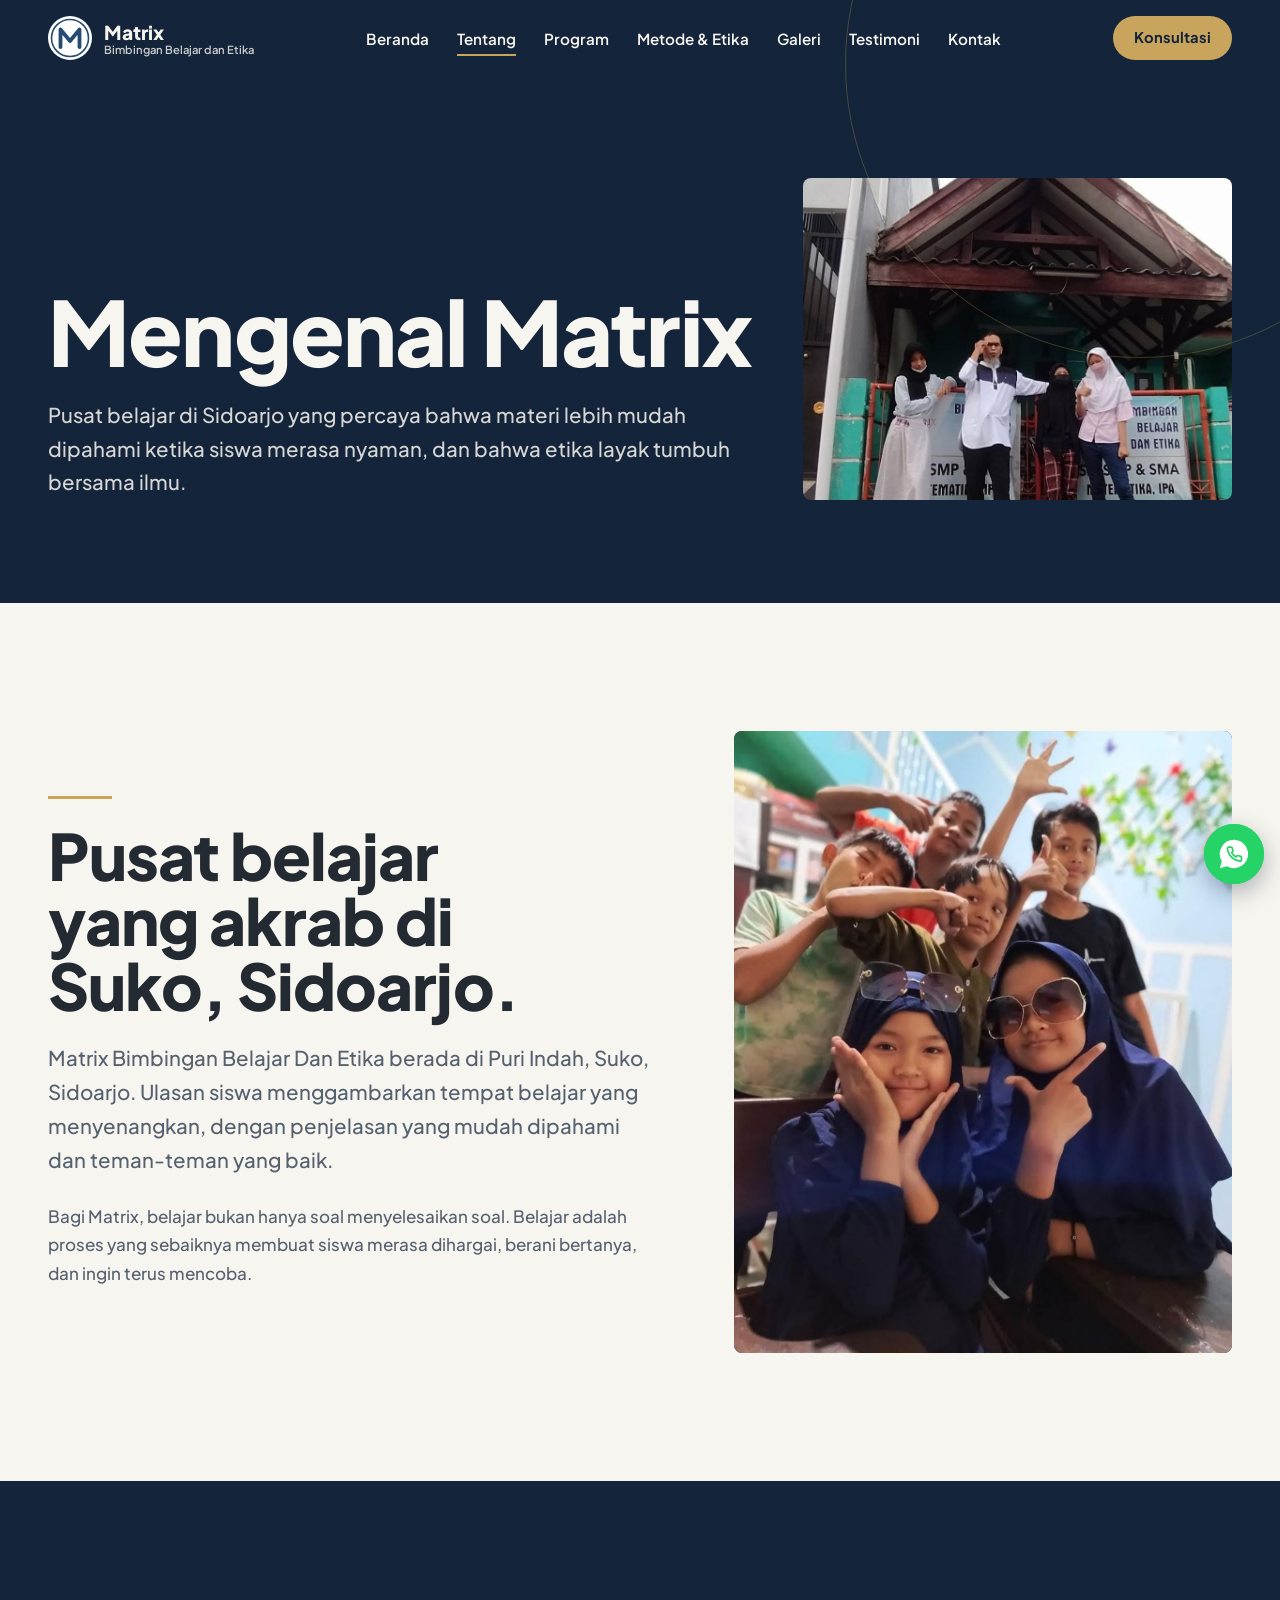
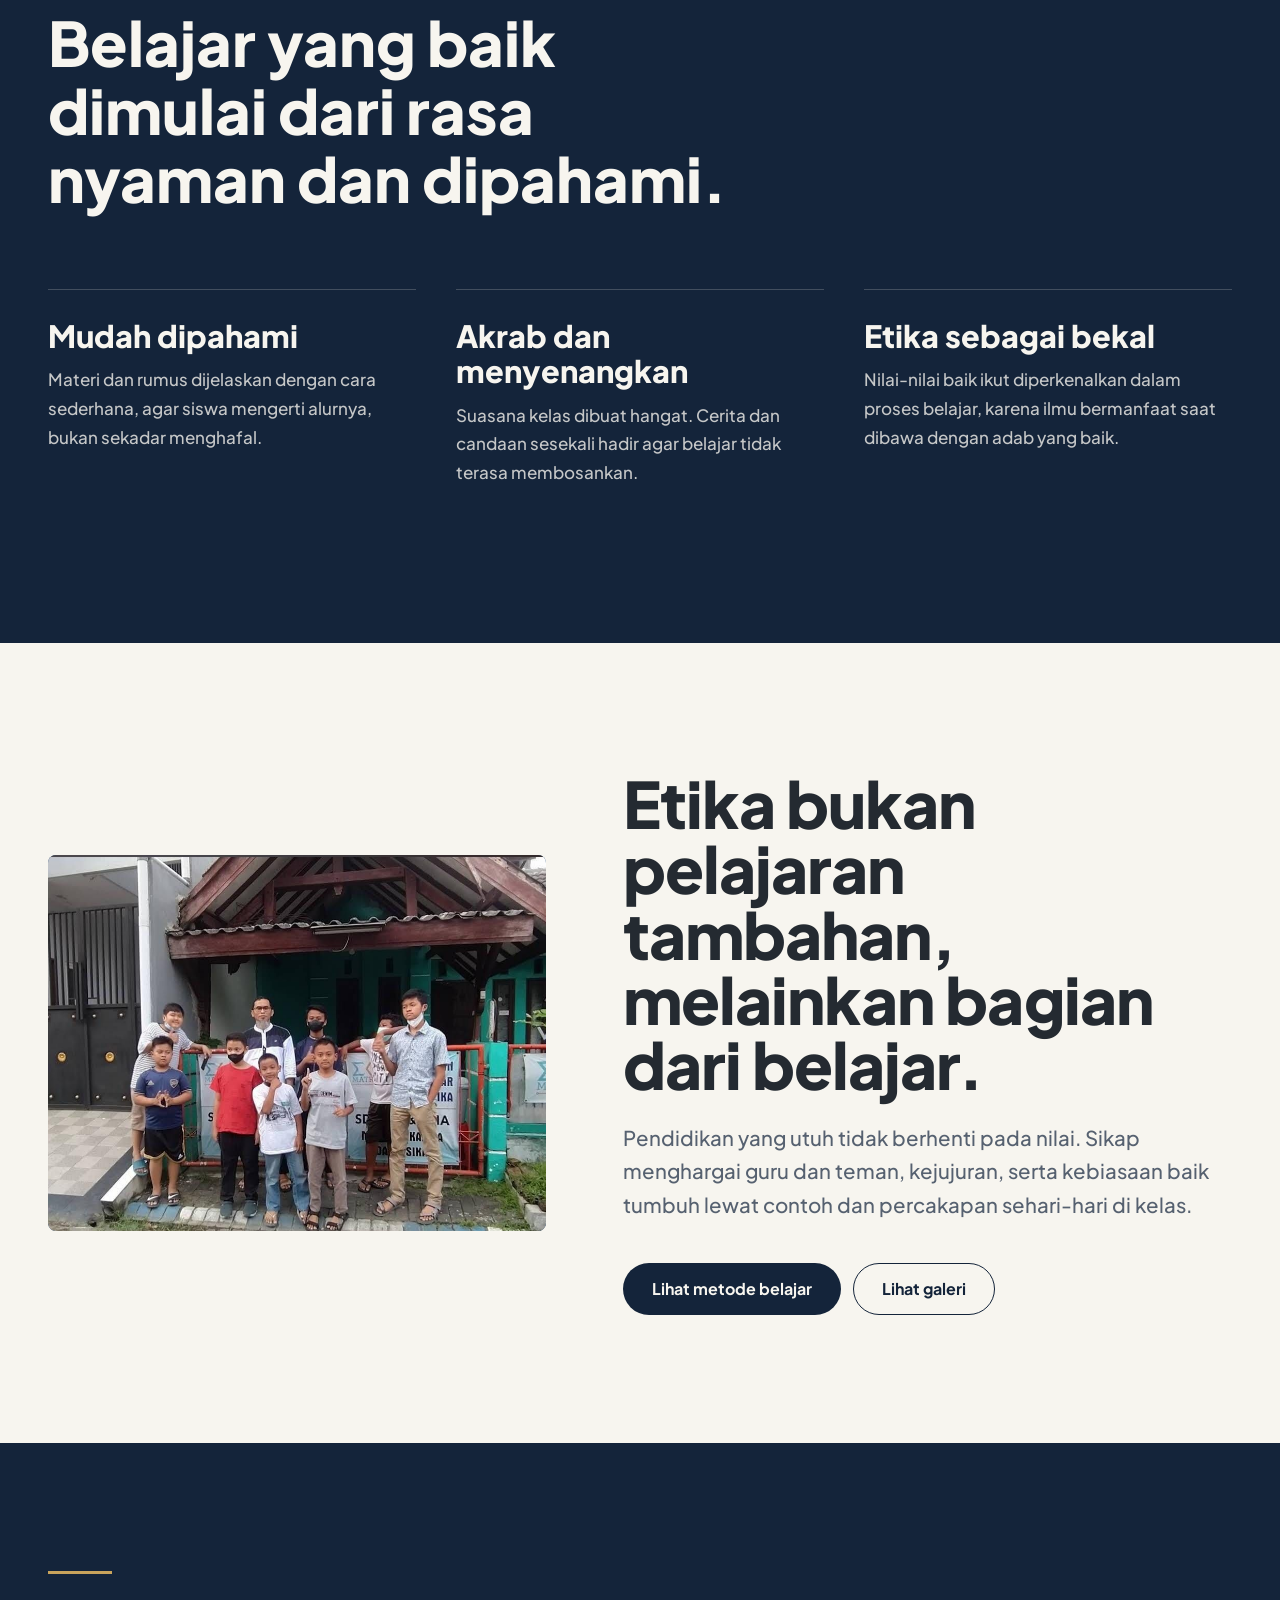
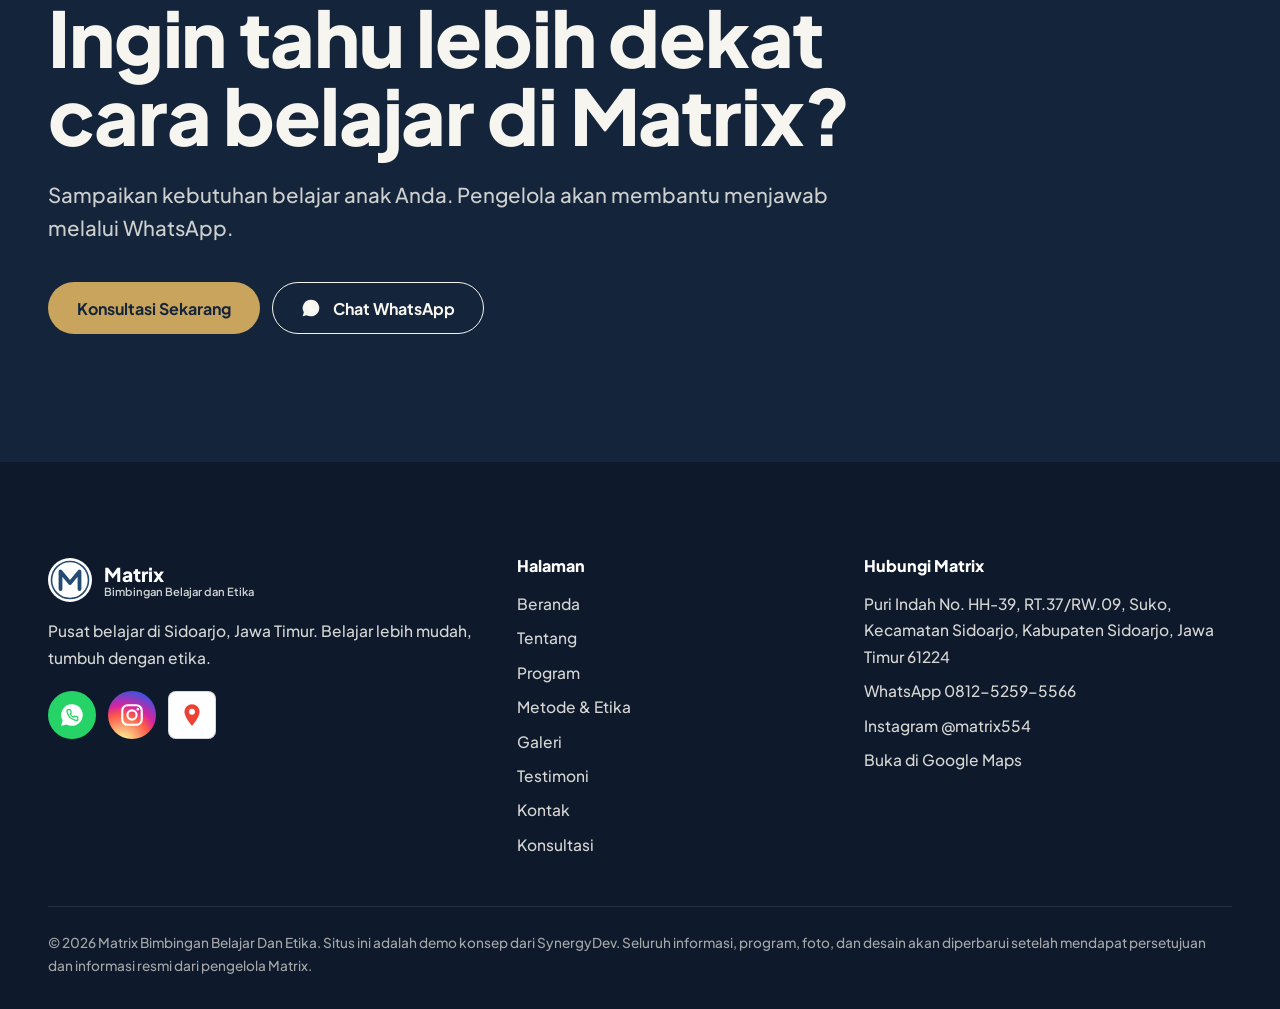
<file: tentang.html>
<!DOCTYPE html>
<html lang="id">
<head>
<meta charset="utf-8">
<meta name="viewport" content="width=device-width, initial-scale=1, viewport-fit=cover">
<title>Tentang Matrix | Matrix Bimbingan Belajar Dan Etika</title>
<meta name="description" content="Kenali Matrix Bimbingan Belajar Dan Etika di Sidoarjo: suasana belajar yang akrab, penjelasan yang mudah dipahami, dan nilai etika dalam proses belajar.">
<meta name="theme-color" content="#14243A">
<meta property="og:type" content="website"><meta property="og:locale" content="id_ID">
<meta property="og:site_name" content="Matrix Bimbingan Belajar Dan Etika"><meta property="og:title" content="Tentang Matrix | Matrix Bimbingan Belajar Dan Etika"><meta property="og:description" content="Kenali Matrix Bimbingan Belajar Dan Etika di Sidoarjo: suasana belajar yang akrab, penjelasan yang mudah dipahami, dan nilai etika dalam proses belajar.">
<meta name="twitter:card" content="summary_large_image">
<link rel="icon" href="assets/img/favicon.svg" type="image/svg+xml">
<link rel="preconnect" href="https://fonts.googleapis.com"><link rel="preconnect" href="https://fonts.gstatic.com" crossorigin>
<link href="https://fonts.googleapis.com/css2?family=Plus+Jakarta+Sans:wght@500;700;800&display=swap" rel="stylesheet">
<link rel="stylesheet" href="assets/css/style.css">
<script>document.documentElement.classList.add('js')</script>
</head>
<body>
<a class="skip" href="#main">Lewati ke konten</a>
<header class="hd"><div class="wrap in">
<a class="logo" href="index.html" aria-label="Matrix Bimbingan Belajar Dan Etika, ke beranda"><svg viewBox="0 0 44 44" aria-hidden="true"><circle cx="22" cy="22" r="22" fill="#fff"/><circle cx="22" cy="22" r="18.5" fill="none" stroke="#254B73" stroke-width="1.6"/><path d="M12.500 31V13.500l9.500 11.500 9.500-11.500V31" fill="none" stroke="#254B73" stroke-width="3.800" stroke-linejoin="round" stroke-linecap="round"/></svg><span><b>Matrix</b><small>Bimbingan Belajar dan Etika</small></span></a>
<ul class="nav"><li><a href="index.html">Beranda</a></li><li><a href="tentang.html" aria-current="page">Tentang</a></li><li><a href="program.html">Program</a></li><li><a href="metode.html">Metode & Etika</a></li><li><a href="galeri.html">Galeri</a></li><li><a href="testimoni.html">Testimoni</a></li><li><a href="kontak.html">Kontak</a></li></ul>
<a class="btn btn-gold" href="konsultasi.html">Konsultasi</a>
<button class="burger" aria-label="Buka menu" aria-expanded="false" aria-controls="mm"><span></span><span></span><span></span></button>
</div></header>
<div class="mm" id="mm" aria-hidden="true"><ul><li><a href="index.html">Beranda</a></li><li><a href="tentang.html" aria-current="page">Tentang</a></li><li><a href="program.html">Program</a></li><li><a href="metode.html">Metode & Etika</a></li><li><a href="galeri.html">Galeri</a></li><li><a href="testimoni.html">Testimoni</a></li><li><a href="kontak.html">Kontak</a></li><li><a href="konsultasi.html">Konsultasi</a></li></ul>
<div><a class="btn btn-gold" href="https://wa.me/6281252595566?text=Halo%20Matrix%20Bimbingan%20Belajar%20Dan%20Etika%2C%20saya%20ingin%20berkonsultasi." target="_blank" rel="noopener"><svg class="ic ic-wa" viewBox="0 0 24 24" aria-hidden="true"><path class="bub" d="M12 2a10 10 0 0 0-8.6 15.1L2 22l5-1.3A10 10 0 1 0 12 2z"/><path class="ph" transform="translate(6.3 6.1) scale(.5)" d="M22 16.92v3a2 2 0 0 1-2.18 2 19.79 19.79 0 0 1-8.63-3.07 19.5 19.5 0 0 1-6-6 19.79 19.79 0 0 1-3.07-8.67A2 2 0 0 1 4.11 2h3a2 2 0 0 1 2 1.72c.127.96.361 1.903.7 2.81a2 2 0 0 1-.45 2.11L8.09 9.91a16 16 0 0 0 6 6l1.27-1.27a2 2 0 0 1 2.11-.45c.907.339 1.85.573 2.81.7A2 2 0 0 1 22 16.92z"/></svg> Chat WhatsApp</a>
<div class="soc-row"><a class="soc wa" href="https://wa.me/6281252595566?text=Halo%20Matrix%20Bimbingan%20Belajar%20Dan%20Etika%2C%20saya%20ingin%20berkonsultasi." target="_blank" rel="noopener" aria-label="WhatsApp Matrix"><svg class="ic ic-wa" viewBox="0 0 24 24" aria-hidden="true"><path class="bub" d="M12 2a10 10 0 0 0-8.6 15.1L2 22l5-1.3A10 10 0 1 0 12 2z"/><path class="ph" transform="translate(6.3 6.1) scale(.5)" d="M22 16.92v3a2 2 0 0 1-2.18 2 19.79 19.79 0 0 1-8.63-3.07 19.5 19.5 0 0 1-6-6 19.79 19.79 0 0 1-3.07-8.67A2 2 0 0 1 4.11 2h3a2 2 0 0 1 2 1.72c.127.96.361 1.903.7 2.81a2 2 0 0 1-.45 2.11L8.09 9.91a16 16 0 0 0 6 6l1.27-1.27a2 2 0 0 1 2.11-.45c.907.339 1.85.573 2.81.7A2 2 0 0 1 22 16.92z"/></svg></a><a class="soc ig" href="https://www.instagram.com/matrix554/" target="_blank" rel="noopener" aria-label="Instagram Matrix"><svg class="ic ic-ig" viewBox="0 0 24 24" fill="none" stroke="currentColor" stroke-width="2" aria-hidden="true"><rect x="3" y="3" width="18" height="18" rx="5"/><circle cx="12" cy="12" r="4.2"/><circle cx="17.4" cy="6.6" r="1.2" fill="currentColor" stroke="none"/></svg></a><a class="soc map" href="https://maps.app.goo.gl/MTPPZfdgYqTvsLom7" target="_blank" rel="noopener" aria-label="Lokasi Matrix di Google Maps"><svg class="ic ic-map" viewBox="0 0 24 24" aria-hidden="true"><path class="pin" d="M12 2a7 7 0 0 0-7 7c0 5.2 7 13 7 13s7-7.8 7-13a7 7 0 0 0-7-7z"/><circle class="dot" cx="12" cy="9" r="2.7"/></svg></a></div></div></div>
<main id="main">
<section class="phero"><div class="wrap"><div class="grid"><div>
<h1 class="d1" style="font-size:clamp(2.4rem,7vw,6.25rem)">Mengenal Matrix</h1><p class="lede fade-in" style="--d:.7s">Pusat belajar di Sidoarjo yang percaya bahwa materi lebih mudah dipahami ketika siswa merasa nyaman, dan bahwa etika layak tumbuh bersama ilmu.</p></div><div class="photo rv" style="--d:.15s"><img src="assets/img/papan-nama.jpg" alt="Beberapa orang berdiri di depan papan nama Matrix" width="913" height="1200" fetchpriority="high" decoding="async"></div></div></div></section>
<section class="sec"><div class="wrap split">
<div><div class="rule rv"></div><h2 class="d2 rv" style="font-size:clamp(2rem,5vw,4.25rem)">Pusat belajar yang akrab di Suko, Sidoarjo.</h2>
<p class="lede mt2 rv" style="--d:.1s">Matrix Bimbingan Belajar Dan Etika berada di Puri Indah, Suko, Sidoarjo. Ulasan siswa menggambarkan tempat belajar yang menyenangkan, dengan penjelasan yang mudah dipahami dan teman-teman yang baik.</p>
<p class="mt2 rv" style="--d:.15s;color:var(--muted)">Bagi Matrix, belajar bukan hanya soal menyelesaikan soal. Belajar adalah proses yang sebaiknya membuat siswa merasa dihargai, berani bertanya, dan ingin terus mencoba.</p></div>
<div class="frame tall offset rvi"><img src="assets/img/kebersamaan.jpg" alt="Siswa berpose ceria bersama di ruang kelas Matrix" width="904" height="1200" loading="lazy" decoding="async" data-par=".05"></div></div></section>

<section class="sec dark"><div class="wrap">
<h2 class="big-st rv">Belajar yang baik dimulai dari rasa nyaman dan dipahami.</h2>
<div class="trio">
<div class="rv"><h3 class="h3">Mudah dipahami</h3><p>Materi dan rumus dijelaskan dengan cara sederhana, agar siswa mengerti alurnya, bukan sekadar menghafal.</p></div>
<div class="rv" style="--d:.1s"><h3 class="h3">Akrab dan menyenangkan</h3><p>Suasana kelas dibuat hangat. Cerita dan candaan sesekali hadir agar belajar tidak terasa membosankan.</p></div>
<div class="rv" style="--d:.2s"><h3 class="h3">Etika sebagai bekal</h3><p>Nilai-nilai baik ikut diperkenalkan dalam proses belajar, karena ilmu bermanfaat saat dibawa dengan adab yang baik.</p></div>
</div></div></section>

<section class="sec"><div class="wrap split rev">
<div><h2 class="d2 rv" style="font-size:clamp(2rem,5vw,4.25rem)">Etika bukan pelajaran tambahan, melainkan bagian dari belajar.</h2>
<p class="lede mt2 rv" style="--d:.1s">Pendidikan yang utuh tidak berhenti pada nilai. Sikap menghargai guru dan teman, kejujuran, serta kebiasaan baik tumbuh lewat contoh dan percakapan sehari-hari di kelas.</p>
<div class="btn-row mt3 rv" style="--d:.2s"><a class="btn btn-navy" href="metode.html">Lihat metode belajar</a><a class="btn btn-ink" href="galeri.html">Lihat galeri</a></div></div>
<div class="frame offset rvi"><img src="assets/img/depan-4.jpg" alt="Siswa dan pendamping berfoto bersama di depan Matrix" width="1080" height="814" loading="lazy" decoding="async" data-par=".04"></div></div></section>
<section class="sec dark cta"><div class="wrap"><div class="rule rv"></div>
<h2 class="d2 rv">Ingin tahu lebih dekat cara belajar di Matrix?</h2>
<p class="lede mt2 rv" style="--d:.1s">Sampaikan kebutuhan belajar anak Anda. Pengelola akan membantu menjawab melalui WhatsApp.</p>
<div class="btn-row rv" style="--d:.2s"><a class="btn btn-gold" href="konsultasi.html">Konsultasi Sekarang</a>
<a class="btn btn-line" href="https://wa.me/6281252595566?text=Halo%20Matrix%20Bimbingan%20Belajar%20Dan%20Etika%2C%20saya%20ingin%20berkonsultasi." target="_blank" rel="noopener"><svg class="ic ic-wa" viewBox="0 0 24 24" aria-hidden="true"><path class="bub" d="M12 2a10 10 0 0 0-8.6 15.1L2 22l5-1.3A10 10 0 1 0 12 2z"/><path class="ph" transform="translate(6.3 6.1) scale(.5)" d="M22 16.92v3a2 2 0 0 1-2.18 2 19.79 19.79 0 0 1-8.63-3.07 19.5 19.5 0 0 1-6-6 19.79 19.79 0 0 1-3.07-8.67A2 2 0 0 1 4.11 2h3a2 2 0 0 1 2 1.72c.127.96.361 1.903.7 2.81a2 2 0 0 1-.45 2.11L8.09 9.91a16 16 0 0 0 6 6l1.27-1.27a2 2 0 0 1 2.11-.45c.907.339 1.85.573 2.81.7A2 2 0 0 1 22 16.92z"/></svg> Chat WhatsApp</a></div></div></section>
</main>
<footer class="ft dark"><div class="wrap"><div class="grid">
<div><a class="logo" href="index.html"><svg viewBox="0 0 44 44" aria-hidden="true"><circle cx="22" cy="22" r="22" fill="#fff"/><circle cx="22" cy="22" r="18.5" fill="none" stroke="#254B73" stroke-width="1.6"/><path d="M12.500 31V13.500l9.500 11.500 9.500-11.500V31" fill="none" stroke="#254B73" stroke-width="3.800" stroke-linejoin="round" stroke-linecap="round"/></svg><span><b>Matrix</b><small>Bimbingan Belajar dan Etika</small></span></a>
<p>Pusat belajar di Sidoarjo, Jawa Timur. Belajar lebih mudah, tumbuh dengan etika.</p>
<div class="soc-row"><a class="soc wa" href="https://wa.me/6281252595566?text=Halo%20Matrix%20Bimbingan%20Belajar%20Dan%20Etika%2C%20saya%20ingin%20berkonsultasi." target="_blank" rel="noopener" aria-label="WhatsApp Matrix"><svg class="ic ic-wa" viewBox="0 0 24 24" aria-hidden="true"><path class="bub" d="M12 2a10 10 0 0 0-8.6 15.1L2 22l5-1.3A10 10 0 1 0 12 2z"/><path class="ph" transform="translate(6.3 6.1) scale(.5)" d="M22 16.92v3a2 2 0 0 1-2.18 2 19.79 19.79 0 0 1-8.63-3.07 19.5 19.5 0 0 1-6-6 19.79 19.79 0 0 1-3.07-8.67A2 2 0 0 1 4.11 2h3a2 2 0 0 1 2 1.72c.127.96.361 1.903.7 2.81a2 2 0 0 1-.45 2.11L8.09 9.91a16 16 0 0 0 6 6l1.27-1.27a2 2 0 0 1 2.11-.45c.907.339 1.85.573 2.81.7A2 2 0 0 1 22 16.92z"/></svg></a><a class="soc ig" href="https://www.instagram.com/matrix554/" target="_blank" rel="noopener" aria-label="Instagram Matrix"><svg class="ic ic-ig" viewBox="0 0 24 24" fill="none" stroke="currentColor" stroke-width="2" aria-hidden="true"><rect x="3" y="3" width="18" height="18" rx="5"/><circle cx="12" cy="12" r="4.2"/><circle cx="17.4" cy="6.6" r="1.2" fill="currentColor" stroke="none"/></svg></a><a class="soc map" href="https://maps.app.goo.gl/MTPPZfdgYqTvsLom7" target="_blank" rel="noopener" aria-label="Lokasi Matrix di Google Maps"><svg class="ic ic-map" viewBox="0 0 24 24" aria-hidden="true"><path class="pin" d="M12 2a7 7 0 0 0-7 7c0 5.2 7 13 7 13s7-7.8 7-13a7 7 0 0 0-7-7z"/><circle class="dot" cx="12" cy="9" r="2.7"/></svg></a></div></div>
<div><h3>Halaman</h3><ul><li><a href="index.html">Beranda</a></li><li><a href="tentang.html">Tentang</a></li><li><a href="program.html">Program</a></li><li><a href="metode.html">Metode & Etika</a></li><li><a href="galeri.html">Galeri</a></li><li><a href="testimoni.html">Testimoni</a></li><li><a href="kontak.html">Kontak</a></li><li><a href="konsultasi.html">Konsultasi</a></li></ul></div>
<div><h3>Hubungi Matrix</h3><ul>
<li>Puri Indah No. HH-39, RT.37/RW.09, Suko, Kecamatan Sidoarjo, Kabupaten Sidoarjo, Jawa Timur 61224</li>
<li><a href="https://wa.me/6281252595566?text=Halo%20Matrix%20Bimbingan%20Belajar%20Dan%20Etika%2C%20saya%20ingin%20berkonsultasi." target="_blank" rel="noopener">WhatsApp 0812-5259-5566</a></li>
<li><a href="https://www.instagram.com/matrix554/" target="_blank" rel="noopener">Instagram @matrix554</a></li>
<li><a href="https://maps.app.goo.gl/MTPPZfdgYqTvsLom7" target="_blank" rel="noopener">Buka di Google Maps</a></li></ul></div>
</div>
<p class="legal">&copy; <span id="yr">2026</span> Matrix Bimbingan Belajar Dan Etika. Situs ini adalah demo konsep dari SynergyDev. Seluruh informasi, program, foto, dan desain akan diperbarui setelah mendapat persetujuan dan informasi resmi dari pengelola Matrix.</p>
</div></footer>
<a class="fab" href="https://wa.me/6281252595566?text=Halo%20Matrix%20Bimbingan%20Belajar%20Dan%20Etika%2C%20saya%20ingin%20berkonsultasi." target="_blank" rel="noopener" aria-label="Konsultasi lewat WhatsApp"><svg class="ic ic-wa" viewBox="0 0 24 24" aria-hidden="true"><path class="bub" d="M12 2a10 10 0 0 0-8.6 15.1L2 22l5-1.3A10 10 0 1 0 12 2z"/><path class="ph" transform="translate(6.3 6.1) scale(.5)" d="M22 16.92v3a2 2 0 0 1-2.18 2 19.79 19.79 0 0 1-8.63-3.07 19.5 19.5 0 0 1-6-6 19.79 19.79 0 0 1-3.07-8.67A2 2 0 0 1 4.11 2h3a2 2 0 0 1 2 1.72c.127.96.361 1.903.7 2.81a2 2 0 0 1-.45 2.11L8.09 9.91a16 16 0 0 0 6 6l1.27-1.27a2 2 0 0 1 2.11-.45c.907.339 1.85.573 2.81.7A2 2 0 0 1 22 16.92z"/></svg></a>
<script src="assets/js/main.js" defer></script>
</body>
</html>
</file>
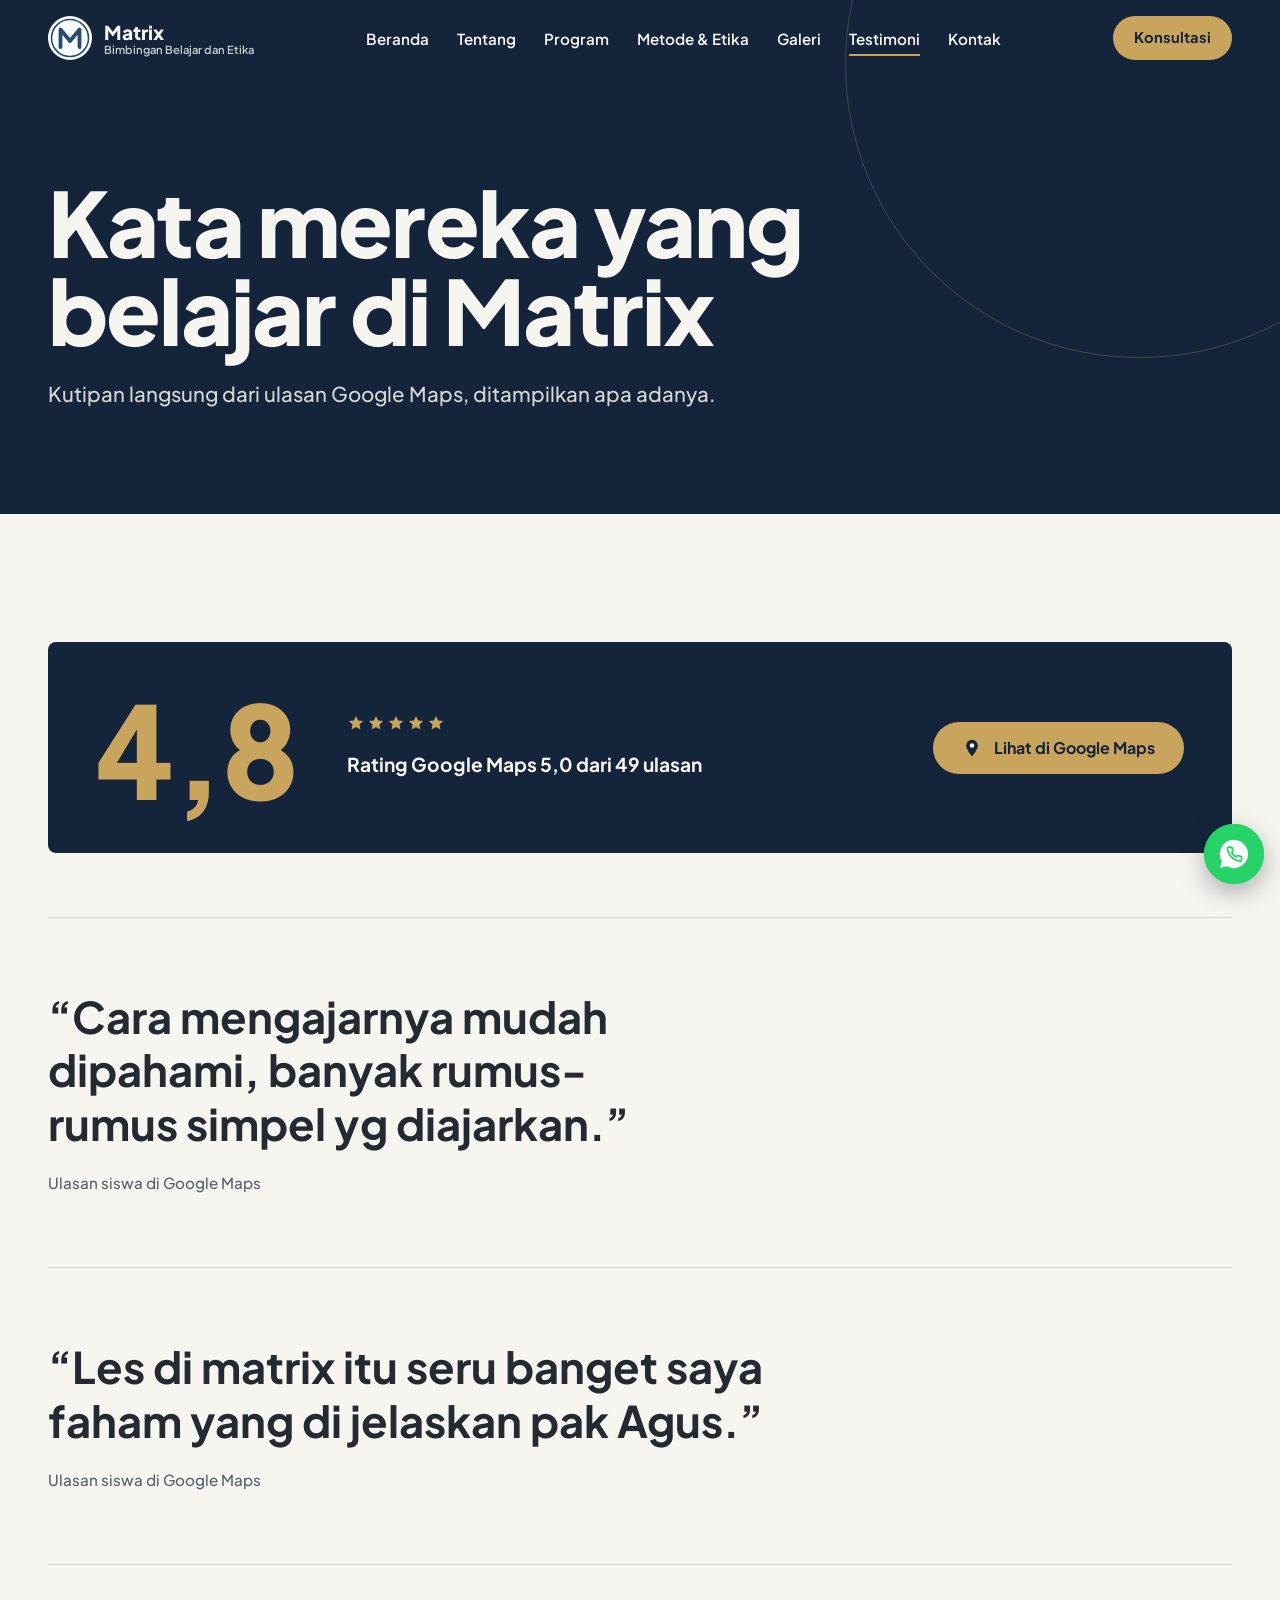
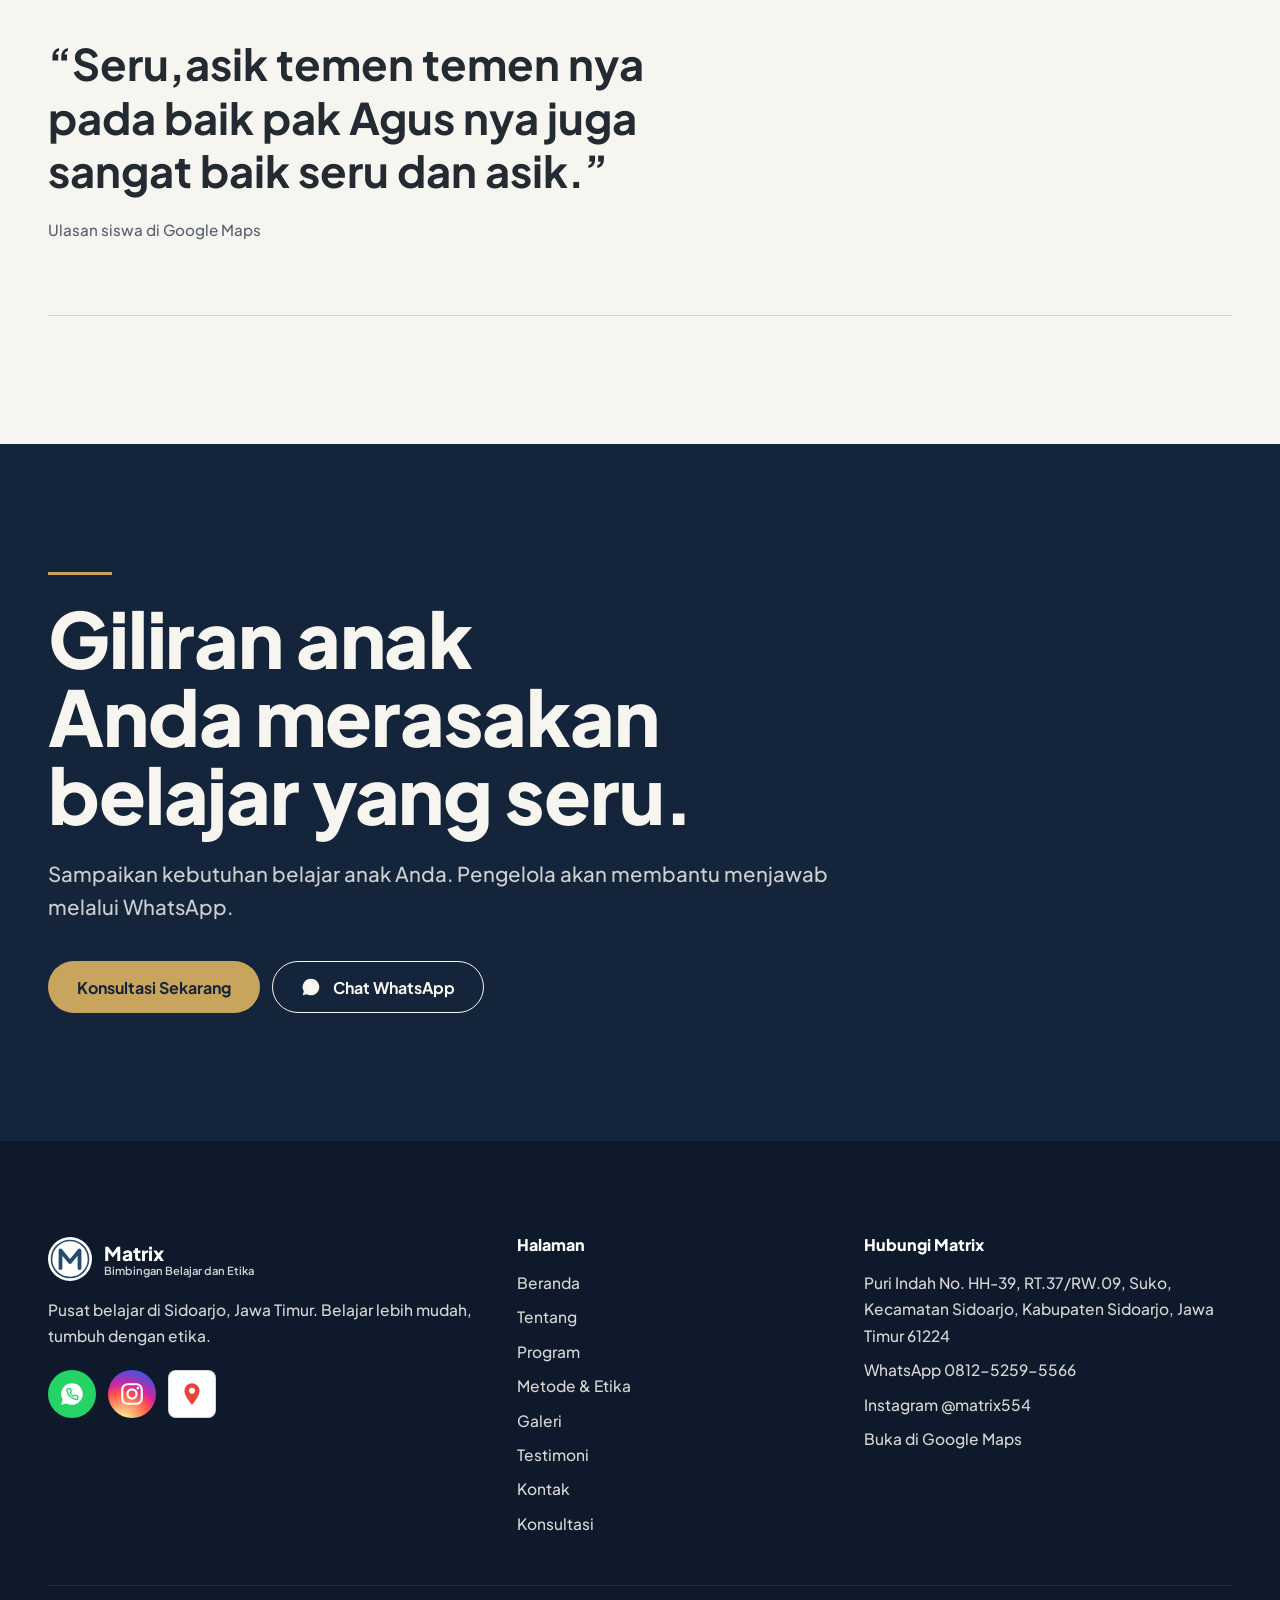
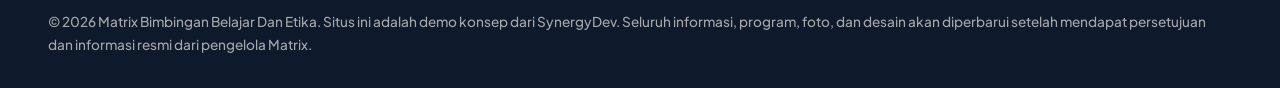
<file: testimoni.html>
<!DOCTYPE html>
<html lang="id">
<head>
<meta charset="utf-8">
<meta name="viewport" content="width=device-width, initial-scale=1, viewport-fit=cover">
<title>Testimoni | Matrix Bimbingan Belajar Dan Etika</title>
<meta name="description" content="Ulasan siswa Matrix Bimbingan Belajar Dan Etika di Google Maps: rating 5,0 dari 49 ulasan.">
<meta name="theme-color" content="#14243A">
<meta property="og:type" content="website"><meta property="og:locale" content="id_ID">
<meta property="og:site_name" content="Matrix Bimbingan Belajar Dan Etika"><meta property="og:title" content="Testimoni | Matrix Bimbingan Belajar Dan Etika"><meta property="og:description" content="Ulasan siswa Matrix Bimbingan Belajar Dan Etika di Google Maps: rating 5,0 dari 49 ulasan.">
<meta name="twitter:card" content="summary_large_image">
<link rel="icon" href="assets/img/favicon.svg" type="image/svg+xml">
<link rel="preconnect" href="https://fonts.googleapis.com"><link rel="preconnect" href="https://fonts.gstatic.com" crossorigin>
<link href="https://fonts.googleapis.com/css2?family=Plus+Jakarta+Sans:wght@500;700;800&display=swap" rel="stylesheet">
<link rel="stylesheet" href="assets/css/style.css">
<script>document.documentElement.classList.add('js')</script>
</head>
<body>
<a class="skip" href="#main">Lewati ke konten</a>
<header class="hd"><div class="wrap in">
<a class="logo" href="index.html" aria-label="Matrix Bimbingan Belajar Dan Etika, ke beranda"><svg viewBox="0 0 44 44" aria-hidden="true"><circle cx="22" cy="22" r="22" fill="#fff"/><circle cx="22" cy="22" r="18.5" fill="none" stroke="#254B73" stroke-width="1.6"/><path d="M12.500 31V13.500l9.500 11.500 9.500-11.500V31" fill="none" stroke="#254B73" stroke-width="3.800" stroke-linejoin="round" stroke-linecap="round"/></svg><span><b>Matrix</b><small>Bimbingan Belajar dan Etika</small></span></a>
<ul class="nav"><li><a href="index.html">Beranda</a></li><li><a href="tentang.html">Tentang</a></li><li><a href="program.html">Program</a></li><li><a href="metode.html">Metode & Etika</a></li><li><a href="galeri.html">Galeri</a></li><li><a href="testimoni.html" aria-current="page">Testimoni</a></li><li><a href="kontak.html">Kontak</a></li></ul>
<a class="btn btn-gold" href="konsultasi.html">Konsultasi</a>
<button class="burger" aria-label="Buka menu" aria-expanded="false" aria-controls="mm"><span></span><span></span><span></span></button>
</div></header>
<div class="mm" id="mm" aria-hidden="true"><ul><li><a href="index.html">Beranda</a></li><li><a href="tentang.html">Tentang</a></li><li><a href="program.html">Program</a></li><li><a href="metode.html">Metode & Etika</a></li><li><a href="galeri.html">Galeri</a></li><li><a href="testimoni.html" aria-current="page">Testimoni</a></li><li><a href="kontak.html">Kontak</a></li><li><a href="konsultasi.html">Konsultasi</a></li></ul>
<div><a class="btn btn-gold" href="https://wa.me/6281252595566?text=Halo%20Matrix%20Bimbingan%20Belajar%20Dan%20Etika%2C%20saya%20ingin%20berkonsultasi." target="_blank" rel="noopener"><svg class="ic ic-wa" viewBox="0 0 24 24" aria-hidden="true"><path class="bub" d="M12 2a10 10 0 0 0-8.6 15.1L2 22l5-1.3A10 10 0 1 0 12 2z"/><path class="ph" transform="translate(6.3 6.1) scale(.5)" d="M22 16.92v3a2 2 0 0 1-2.18 2 19.79 19.79 0 0 1-8.63-3.07 19.5 19.5 0 0 1-6-6 19.79 19.79 0 0 1-3.07-8.67A2 2 0 0 1 4.11 2h3a2 2 0 0 1 2 1.72c.127.96.361 1.903.7 2.81a2 2 0 0 1-.45 2.11L8.09 9.91a16 16 0 0 0 6 6l1.27-1.27a2 2 0 0 1 2.11-.45c.907.339 1.85.573 2.81.7A2 2 0 0 1 22 16.92z"/></svg> Chat WhatsApp</a>
<div class="soc-row"><a class="soc wa" href="https://wa.me/6281252595566?text=Halo%20Matrix%20Bimbingan%20Belajar%20Dan%20Etika%2C%20saya%20ingin%20berkonsultasi." target="_blank" rel="noopener" aria-label="WhatsApp Matrix"><svg class="ic ic-wa" viewBox="0 0 24 24" aria-hidden="true"><path class="bub" d="M12 2a10 10 0 0 0-8.6 15.1L2 22l5-1.3A10 10 0 1 0 12 2z"/><path class="ph" transform="translate(6.3 6.1) scale(.5)" d="M22 16.92v3a2 2 0 0 1-2.18 2 19.79 19.79 0 0 1-8.63-3.07 19.5 19.5 0 0 1-6-6 19.79 19.79 0 0 1-3.07-8.67A2 2 0 0 1 4.11 2h3a2 2 0 0 1 2 1.72c.127.96.361 1.903.7 2.81a2 2 0 0 1-.45 2.11L8.09 9.91a16 16 0 0 0 6 6l1.27-1.27a2 2 0 0 1 2.11-.45c.907.339 1.85.573 2.81.7A2 2 0 0 1 22 16.92z"/></svg></a><a class="soc ig" href="https://www.instagram.com/matrix554/" target="_blank" rel="noopener" aria-label="Instagram Matrix"><svg class="ic ic-ig" viewBox="0 0 24 24" fill="none" stroke="currentColor" stroke-width="2" aria-hidden="true"><rect x="3" y="3" width="18" height="18" rx="5"/><circle cx="12" cy="12" r="4.2"/><circle cx="17.4" cy="6.6" r="1.2" fill="currentColor" stroke="none"/></svg></a><a class="soc map" href="https://maps.app.goo.gl/MTPPZfdgYqTvsLom7" target="_blank" rel="noopener" aria-label="Lokasi Matrix di Google Maps"><svg class="ic ic-map" viewBox="0 0 24 24" aria-hidden="true"><path class="pin" d="M12 2a7 7 0 0 0-7 7c0 5.2 7 13 7 13s7-7.8 7-13a7 7 0 0 0-7-7z"/><circle class="dot" cx="12" cy="9" r="2.7"/></svg></a></div></div></div>
<main id="main">
<section class="phero"><div class="wrap"><div class="grid"><div>
<h1 class="d1" style="font-size:clamp(2.4rem,7vw,6.25rem)">Kata mereka yang belajar di Matrix</h1><p class="lede fade-in" style="--d:.7s">Kutipan langsung dari ulasan Google Maps, ditampilkan apa adanya.</p></div></div></div></section>
<section class="sec"><div class="wrap">
<div class="rate rv"><div class="num"><span data-count="5" data-dec="1">5,0</span></div>
<div><span class="stars" role="img" aria-label="Rating 5 dari 5"><svg viewBox="0 0 24 24" fill="currentColor" aria-hidden="true"><path d="m12 2.5 2.9 6.1 6.6.8-4.9 4.6 1.3 6.6L12 17.3l-5.9 3.3 1.3-6.6L2.5 9.4l6.6-.8z"/></svg><svg viewBox="0 0 24 24" fill="currentColor" aria-hidden="true"><path d="m12 2.5 2.9 6.1 6.6.8-4.9 4.6 1.3 6.6L12 17.3l-5.9 3.3 1.3-6.6L2.5 9.4l6.6-.8z"/></svg><svg viewBox="0 0 24 24" fill="currentColor" aria-hidden="true"><path d="m12 2.5 2.9 6.1 6.6.8-4.9 4.6 1.3 6.6L12 17.3l-5.9 3.3 1.3-6.6L2.5 9.4l6.6-.8z"/></svg><svg viewBox="0 0 24 24" fill="currentColor" aria-hidden="true"><path d="m12 2.5 2.9 6.1 6.6.8-4.9 4.6 1.3 6.6L12 17.3l-5.9 3.3 1.3-6.6L2.5 9.4l6.6-.8z"/></svg><svg viewBox="0 0 24 24" fill="currentColor" aria-hidden="true"><path d="m12 2.5 2.9 6.1 6.6.8-4.9 4.6 1.3 6.6L12 17.3l-5.9 3.3 1.3-6.6L2.5 9.4l6.6-.8z"/></svg></span><p class="mt1" style="font-weight:700;font-size:1.2rem">Rating Google Maps 5,0 dari 49 ulasan</p></div>
<a class="btn btn-gold" href="https://maps.app.goo.gl/MTPPZfdgYqTvsLom7" target="_blank" rel="noopener"><svg class="ic ic-map" viewBox="0 0 24 24" aria-hidden="true"><path class="pin" d="M12 2a7 7 0 0 0-7 7c0 5.2 7 13 7 13s7-7.8 7-13a7 7 0 0 0-7-7z"/><circle class="dot" cx="12" cy="9" r="2.7"/></svg> Lihat di Google Maps</a></div>
<div class="mt4"><figure class="tq rv"><blockquote>&ldquo;Cara mengajarnya mudah dipahami, banyak rumus-rumus simpel yg diajarkan.&rdquo;</blockquote><cite>Ulasan siswa di Google Maps</cite></figure><figure class="tq rv"><blockquote>&ldquo;Les di matrix itu seru banget saya faham yang di jelaskan pak Agus.&rdquo;</blockquote><cite>Ulasan siswa di Google Maps</cite></figure><figure class="tq rv"><blockquote>&ldquo;Seru,asik temen temen nya pada baik pak Agus nya juga sangat baik seru dan asik.&rdquo;</blockquote><cite>Ulasan siswa di Google Maps</cite></figure></div>
<div style="border-top:1px solid var(--line)"></div></div></section>
<section class="sec dark cta"><div class="wrap"><div class="rule rv"></div>
<h2 class="d2 rv">Giliran anak Anda merasakan belajar yang seru.</h2>
<p class="lede mt2 rv" style="--d:.1s">Sampaikan kebutuhan belajar anak Anda. Pengelola akan membantu menjawab melalui WhatsApp.</p>
<div class="btn-row rv" style="--d:.2s"><a class="btn btn-gold" href="konsultasi.html">Konsultasi Sekarang</a>
<a class="btn btn-line" href="https://wa.me/6281252595566?text=Halo%20Matrix%20Bimbingan%20Belajar%20Dan%20Etika%2C%20saya%20ingin%20berkonsultasi." target="_blank" rel="noopener"><svg class="ic ic-wa" viewBox="0 0 24 24" aria-hidden="true"><path class="bub" d="M12 2a10 10 0 0 0-8.6 15.1L2 22l5-1.3A10 10 0 1 0 12 2z"/><path class="ph" transform="translate(6.3 6.1) scale(.5)" d="M22 16.92v3a2 2 0 0 1-2.18 2 19.79 19.79 0 0 1-8.63-3.07 19.5 19.5 0 0 1-6-6 19.79 19.79 0 0 1-3.07-8.67A2 2 0 0 1 4.11 2h3a2 2 0 0 1 2 1.72c.127.96.361 1.903.7 2.81a2 2 0 0 1-.45 2.11L8.09 9.91a16 16 0 0 0 6 6l1.27-1.27a2 2 0 0 1 2.11-.45c.907.339 1.85.573 2.81.7A2 2 0 0 1 22 16.92z"/></svg> Chat WhatsApp</a></div></div></section>
</main>
<footer class="ft dark"><div class="wrap"><div class="grid">
<div><a class="logo" href="index.html"><svg viewBox="0 0 44 44" aria-hidden="true"><circle cx="22" cy="22" r="22" fill="#fff"/><circle cx="22" cy="22" r="18.5" fill="none" stroke="#254B73" stroke-width="1.6"/><path d="M12.500 31V13.500l9.500 11.500 9.500-11.500V31" fill="none" stroke="#254B73" stroke-width="3.800" stroke-linejoin="round" stroke-linecap="round"/></svg><span><b>Matrix</b><small>Bimbingan Belajar dan Etika</small></span></a>
<p>Pusat belajar di Sidoarjo, Jawa Timur. Belajar lebih mudah, tumbuh dengan etika.</p>
<div class="soc-row"><a class="soc wa" href="https://wa.me/6281252595566?text=Halo%20Matrix%20Bimbingan%20Belajar%20Dan%20Etika%2C%20saya%20ingin%20berkonsultasi." target="_blank" rel="noopener" aria-label="WhatsApp Matrix"><svg class="ic ic-wa" viewBox="0 0 24 24" aria-hidden="true"><path class="bub" d="M12 2a10 10 0 0 0-8.6 15.1L2 22l5-1.3A10 10 0 1 0 12 2z"/><path class="ph" transform="translate(6.3 6.1) scale(.5)" d="M22 16.92v3a2 2 0 0 1-2.18 2 19.79 19.79 0 0 1-8.63-3.07 19.5 19.5 0 0 1-6-6 19.79 19.79 0 0 1-3.07-8.67A2 2 0 0 1 4.11 2h3a2 2 0 0 1 2 1.72c.127.96.361 1.903.7 2.81a2 2 0 0 1-.45 2.11L8.09 9.91a16 16 0 0 0 6 6l1.27-1.27a2 2 0 0 1 2.11-.45c.907.339 1.85.573 2.81.7A2 2 0 0 1 22 16.92z"/></svg></a><a class="soc ig" href="https://www.instagram.com/matrix554/" target="_blank" rel="noopener" aria-label="Instagram Matrix"><svg class="ic ic-ig" viewBox="0 0 24 24" fill="none" stroke="currentColor" stroke-width="2" aria-hidden="true"><rect x="3" y="3" width="18" height="18" rx="5"/><circle cx="12" cy="12" r="4.2"/><circle cx="17.4" cy="6.6" r="1.2" fill="currentColor" stroke="none"/></svg></a><a class="soc map" href="https://maps.app.goo.gl/MTPPZfdgYqTvsLom7" target="_blank" rel="noopener" aria-label="Lokasi Matrix di Google Maps"><svg class="ic ic-map" viewBox="0 0 24 24" aria-hidden="true"><path class="pin" d="M12 2a7 7 0 0 0-7 7c0 5.2 7 13 7 13s7-7.8 7-13a7 7 0 0 0-7-7z"/><circle class="dot" cx="12" cy="9" r="2.7"/></svg></a></div></div>
<div><h3>Halaman</h3><ul><li><a href="index.html">Beranda</a></li><li><a href="tentang.html">Tentang</a></li><li><a href="program.html">Program</a></li><li><a href="metode.html">Metode & Etika</a></li><li><a href="galeri.html">Galeri</a></li><li><a href="testimoni.html">Testimoni</a></li><li><a href="kontak.html">Kontak</a></li><li><a href="konsultasi.html">Konsultasi</a></li></ul></div>
<div><h3>Hubungi Matrix</h3><ul>
<li>Puri Indah No. HH-39, RT.37/RW.09, Suko, Kecamatan Sidoarjo, Kabupaten Sidoarjo, Jawa Timur 61224</li>
<li><a href="https://wa.me/6281252595566?text=Halo%20Matrix%20Bimbingan%20Belajar%20Dan%20Etika%2C%20saya%20ingin%20berkonsultasi." target="_blank" rel="noopener">WhatsApp 0812-5259-5566</a></li>
<li><a href="https://www.instagram.com/matrix554/" target="_blank" rel="noopener">Instagram @matrix554</a></li>
<li><a href="https://maps.app.goo.gl/MTPPZfdgYqTvsLom7" target="_blank" rel="noopener">Buka di Google Maps</a></li></ul></div>
</div>
<p class="legal">&copy; <span id="yr">2026</span> Matrix Bimbingan Belajar Dan Etika. Situs ini adalah demo konsep dari SynergyDev. Seluruh informasi, program, foto, dan desain akan diperbarui setelah mendapat persetujuan dan informasi resmi dari pengelola Matrix.</p>
</div></footer>
<a class="fab" href="https://wa.me/6281252595566?text=Halo%20Matrix%20Bimbingan%20Belajar%20Dan%20Etika%2C%20saya%20ingin%20berkonsultasi." target="_blank" rel="noopener" aria-label="Konsultasi lewat WhatsApp"><svg class="ic ic-wa" viewBox="0 0 24 24" aria-hidden="true"><path class="bub" d="M12 2a10 10 0 0 0-8.6 15.1L2 22l5-1.3A10 10 0 1 0 12 2z"/><path class="ph" transform="translate(6.3 6.1) scale(.5)" d="M22 16.92v3a2 2 0 0 1-2.18 2 19.79 19.79 0 0 1-8.63-3.07 19.5 19.5 0 0 1-6-6 19.79 19.79 0 0 1-3.07-8.67A2 2 0 0 1 4.11 2h3a2 2 0 0 1 2 1.72c.127.96.361 1.903.7 2.81a2 2 0 0 1-.45 2.11L8.09 9.91a16 16 0 0 0 6 6l1.27-1.27a2 2 0 0 1 2.11-.45c.907.339 1.85.573 2.81.7A2 2 0 0 1 22 16.92z"/></svg></a>
<script src="assets/js/main.js" defer></script>
</body>
</html>
</file>
<file: assets/css/style.css>
/* Matrix Bimbingan Belajar Dan Etika — demo konsep SynergyDev */
:root{
  --navy:#14243A;--royal:#254B73;--gold:#C9A45C;--ivory:#F7F5EF;--white:#fff;--ink:#242A31;--muted:#566170;
  --line:rgba(20,36,58,.16);--r:8px;--focus:#254B73;
  --ease:cubic-bezier(.2,.7,.2,1);
  --pad:clamp(20px,4vw,48px);
}
*,*::before,*::after{box-sizing:border-box}
*{margin:0}
html{scroll-behavior:smooth;-webkit-text-size-adjust:100%}
body{font-family:"Plus Jakarta Sans",system-ui,-apple-system,"Segoe UI",sans-serif;font-weight:500;font-size:1.0625rem;line-height:1.7;color:var(--ink);background:var(--ivory);overflow-x:hidden}
img,svg{display:block;max-width:100%}
img{height:auto}
a{color:inherit}
button,input,select,textarea{font:inherit;color:inherit}
:focus-visible{outline:2px solid var(--focus);outline-offset:2px}
.dark{--focus:var(--gold);background:var(--navy);color:var(--ivory)}
.skip{position:absolute;left:-999px;top:8px;background:var(--gold);color:var(--navy);padding:8px 16px;border-radius:var(--r);z-index:200;font-weight:700}
.skip:focus{left:8px}
h1,h2,h3{font-weight:800;line-height:1.06;text-wrap:balance}
p{text-wrap:pretty;max-width:62ch}
.wrap{width:min(1280px,100% - 2*var(--pad));margin-inline:auto}
.sec{padding:clamp(72px,10vw,144px) 0}
.sec-sm{padding:clamp(48px,6vw,88px) 0}
.d1{font-size:clamp(2.6rem,8.4vw,8rem);line-height:.98;letter-spacing:-.02em}
.d2{font-size:clamp(2.25rem,6vw,5.25rem);line-height:1.02;letter-spacing:-.015em}
.h2{font-size:clamp(1.9rem,4.2vw,3.5rem)}
.h3{font-size:clamp(1.35rem,2.4vw,2rem);line-height:1.15}
.lede{font-size:clamp(1.1rem,1.6vw,1.3rem);line-height:1.65;color:var(--muted)}
.dark .lede{color:rgba(247,245,239,.82)}
.mt1{margin-top:16px}.mt2{margin-top:24px}.mt3{margin-top:40px}.mt4{margin-top:64px}
.rule{width:64px;height:3px;background:var(--gold);margin-bottom:24px}

/* Ikon & logo sosial */
.ic{width:1.25em;height:1.25em;flex:none}
.ic-wa .bub{fill:currentColor}.ic-wa .ph{fill:none;stroke:var(--on,#fff);stroke-width:2.4;stroke-linecap:round;stroke-linejoin:round}
.ic-map .pin{fill:currentColor}.ic-map .dot{fill:var(--on,#fff)}
.soc{display:inline-grid;place-items:center;width:48px;height:48px;border-radius:50%;flex:none;color:#fff;transition:transform .16s ease-out}
.soc .ic{width:26px;height:26px}
.soc.wa{background:#25D366;--on:#25D366}
.soc.ig{background:radial-gradient(circle at 30% 107%,#fdf497 0,#fdf497 5%,#fd5949 45%,#d6249f 60%,#285AEB 90%)}
.soc.map{background:#fff;color:#EA4335;--on:#fff;box-shadow:inset 0 0 0 1px rgba(20,36,58,.18)}
a:hover>.soc,a.soc:hover{transform:scale(1.08)}

/* Tombol */
.btn{display:inline-flex;align-items:center;justify-content:center;gap:12px;min-height:52px;padding:12px 28px;border-radius:999px;font-weight:700;font-size:1rem;line-height:1.2;text-decoration:none;border:1px solid transparent;cursor:pointer;transition:transform .16s ease-out,background-color .16s ease-out,color .16s ease-out}
.btn:hover{transform:translateY(-2px)}
.btn-gold{background:var(--gold);color:var(--navy)}
.btn-gold:hover{background:#d6b56f}
.btn-gold .ic-wa{color:var(--navy);--on:var(--gold)}
.btn-line{border-color:currentColor;color:inherit}
.btn-line:hover{background:rgba(255,255,255,.1)}
.btn-navy{background:var(--navy);color:var(--ivory)}
.btn-navy:hover{background:var(--royal)}
.btn-navy .ic-wa{color:var(--ivory);--on:var(--navy)}
.btn-ink{border-color:var(--navy);color:var(--navy)}
.btn-ink:hover{background:var(--navy);color:var(--ivory)}
.btn-row{display:flex;flex-wrap:wrap;gap:12px}
.link{font-weight:700;text-decoration:underline;text-decoration-color:var(--gold);text-decoration-thickness:2px;text-underline-offset:6px}

/* Header */
.hd{position:fixed;inset:0 0 auto 0;z-index:50;padding-top:env(safe-area-inset-top);color:var(--ivory);--focus:var(--gold);transition:transform .35s var(--ease)}
.hd::before{content:"";position:absolute;inset:0;background:rgba(20,36,58,.96);opacity:0;transition:opacity .3s ease-out}
.hd.solid::before{opacity:1}
.hd.hide{transform:translateY(-100%)}
.hd .in{position:relative;display:flex;align-items:center;justify-content:space-between;height:76px;gap:24px}
.logo{display:flex;align-items:center;gap:12px;text-decoration:none;line-height:1.15}
.logo svg{width:44px;height:44px}
.logo b{display:block;font-size:1.2rem;font-weight:800}
.logo small{display:block;font-size:.7rem;font-weight:600;opacity:.8}
.nav{display:none;align-items:center;gap:28px;list-style:none;padding:0}
.nav a{position:relative;text-decoration:none;font-weight:600;font-size:.95rem;padding:8px 0}
.nav a::after{content:"";position:absolute;left:0;right:0;bottom:0;height:2px;background:var(--gold);transform:scaleX(0);transform-origin:left;transition:transform .2s ease-out}
.nav a:hover::after,.nav a[aria-current]::after{transform:scaleX(1)}
.hd .btn{min-height:44px;padding:8px 20px;font-size:.92rem;display:none}
.burger{width:48px;height:48px;border:0;background:none;cursor:pointer;display:grid;place-items:center;border-radius:50%}
.burger span{display:block;width:24px;height:2px;background:currentColor;margin:3px 0;transition:transform .25s var(--ease),opacity .2s}
.menu-open .burger span:nth-child(1){transform:translateY(8px) rotate(45deg)}
.menu-open .burger span:nth-child(2){opacity:0}
.menu-open .burger span:nth-child(3){transform:translateY(-8px) rotate(-45deg)}
.mm{position:fixed;inset:0;z-index:40;background:var(--navy);color:var(--ivory);padding:calc(100px + env(safe-area-inset-top)) var(--pad) calc(32px + env(safe-area-inset-bottom));display:flex;flex-direction:column;justify-content:space-between;opacity:0;visibility:hidden;transform:translateY(-16px);transition:opacity .3s ease-out,transform .3s ease-out,visibility .3s;--focus:var(--gold);overflow-y:auto}
.menu-open .mm{opacity:1;visibility:visible;transform:none}
.mm ul{list-style:none;padding:0}
.mm li a{display:block;padding:10px 0;font-size:clamp(1.8rem,8vw,2.6rem);font-weight:800;text-decoration:none;border-bottom:1px solid rgba(247,245,239,.12)}
.mm li a[aria-current]{color:var(--gold)}
.mm .soc-row{display:flex;gap:12px;margin-top:24px}
@media(min-width:1100px){.nav{display:flex}.hd .btn{display:inline-flex}.burger,.mm{display:none}}

/* Hero beranda */
.hero{position:relative;min-height:100dvh;display:flex;flex-direction:column;justify-content:flex-end;background:var(--navy);color:var(--ivory);overflow:clip;--focus:var(--gold)}
.hero-media{position:absolute;inset:-15% 0 0}
.hero-media img{width:100%;height:100%;object-fit:cover;animation:kb 3.2s var(--ease) both}
.hero::after{content:"";position:absolute;inset:0;background:linear-gradient(180deg,rgba(20,36,58,.62) 0%,rgba(20,36,58,.18) 38%,rgba(20,36,58,.9) 100%),linear-gradient(90deg,rgba(20,36,58,.66),transparent 72%)}
.hero .wrap{position:relative;z-index:2}
.hero-copy{padding:140px 0 48px}
.hero h1{font-size:clamp(2.5rem,6.6vw,6.5rem)}
.hero h1 .l2{color:var(--gold)}
.hero .lede,.phero .lede{color:rgba(247,245,239,.86)}
.hero .lede{margin-top:28px;max-width:54ch}
.hero .btn-row{margin-top:36px}
.w{display:inline-block;overflow:hidden;vertical-align:top;padding:0 .04em .14em;margin-bottom:-.14em}
.w>i{display:inline-block;font-style:normal;transform:translateY(110%);animation:up .95s var(--ease) forwards;animation-delay:calc(var(--i)*80ms + 250ms)}
.fade-in{opacity:0;animation:fi .9s ease-out forwards;animation-delay:var(--d,1s)}
.facts{position:relative;z-index:2;display:grid;grid-template-columns:1fr;border-top:1px solid rgba(247,245,239,.22)}
.fact{display:flex;align-items:center;gap:16px;padding:20px 0;text-decoration:none;border-bottom:1px solid rgba(247,245,239,.14)}
.fact:last-child{border-bottom:0}
.fact .big{font-size:2.6rem;font-weight:800;line-height:1;font-variant-numeric:tabular-nums}
.fact small{display:block;font-size:.88rem;opacity:.82;line-height:1.4}
.fact strong{display:block;font-weight:700;line-height:1.35}
.stars{display:flex;gap:2px;color:var(--gold)}
.stars svg{width:18px;height:18px}
@media(min-width:860px){.facts{grid-template-columns:repeat(3,1fr)}.fact{border-bottom:0;padding:28px 0}.fact+.fact{padding-left:32px;border-left:1px solid rgba(247,245,239,.14)}}
@keyframes up{to{transform:none}}
@keyframes fi{to{opacity:1}}
@keyframes kb{from{transform:scale(1.14)}to{transform:scale(1)}}

/* Hero halaman dalam */
.phero{position:relative;background:var(--navy);color:var(--ivory);padding:calc(76px + clamp(48px,8vw,112px)) 0 clamp(56px,8vw,104px);overflow:clip;--focus:var(--gold)}
.phero .grid{display:grid;gap:40px;align-items:end}
.phero .lede{margin-top:24px;max-width:52ch}
.phero .photo{border-radius:var(--r);overflow:hidden;aspect-ratio:4/3}
.phero .photo img{width:100%;height:100%;object-fit:cover}
@media(min-width:900px){.phero .grid:has(.photo){grid-template-columns:1.25fr .75fr}}
.phero::before{content:"";position:absolute;right:-12vw;top:-18vw;width:46vw;height:46vw;border-radius:50%;border:1px solid rgba(201,164,92,.28);pointer-events:none}

/* Layout umum */
.split{display:grid;gap:clamp(32px,6vw,96px);align-items:center}
@media(min-width:900px){.split{grid-template-columns:1.1fr .9fr}.split.rev{grid-template-columns:.9fr 1.1fr}.split.rev>:first-child{order:2}}
.frame{border-radius:var(--r);overflow:hidden;background:var(--royal)}
.frame img{width:100%;height:auto}
.frame img[data-par]{transform:scale(1.12)}
.frame.tall{aspect-ratio:4/5}.frame.tall img{height:100%;object-fit:cover}
.offset{position:relative}
.offset::before{content:"";position:absolute;inset:24px -16px -16px 24px;border:1px solid var(--gold);border-radius:var(--r);z-index:-1}
.facts-s{display:grid;gap:0;margin-top:40px;border-top:1px solid var(--line)}
.facts-s div{display:flex;justify-content:space-between;gap:16px;padding:14px 0;border-bottom:1px solid var(--line);font-weight:600}
.facts-s span{color:var(--muted);font-weight:500}
.big-st{font-size:clamp(1.9rem,4.8vw,4rem);line-height:1.1;font-weight:800;max-width:20ch}
.trio{display:grid;gap:0;margin-top:clamp(40px,6vw,80px)}
.trio>div{padding:28px 0;border-top:1px solid rgba(247,245,239,.2)}
.trio p{margin-top:12px;color:rgba(247,245,239,.78)}
@media(min-width:800px){.trio{grid-template-columns:repeat(3,1fr);gap:40px}}
.rows>div{display:grid;gap:12px;padding:32px 0;border-top:1px solid var(--line)}
.rows>div:last-child{border-bottom:1px solid var(--line)}
.rows p{color:var(--muted)}
@media(min-width:800px){.rows>div{grid-template-columns:1fr 1.3fr;gap:48px;padding:40px 0}}

/* Marquee dokumentasi */
.marq{overflow:hidden;padding:8px 0}
.marq-t{display:flex;gap:16px;width:max-content;animation:mq 70s linear infinite}
.marq:hover .marq-t{animation-play-state:paused}
.marq img{height:clamp(200px,26vw,320px);width:auto;border-radius:var(--r)}
@keyframes mq{to{transform:translateX(-50%)}}

/* Kutipan */
.quotes{display:grid;margin-top:40px}
.q{grid-area:1/1;opacity:0;pointer-events:none;transition:opacity .6s ease-out}
.q.on{opacity:1;pointer-events:auto}
.q blockquote{font-size:clamp(1.55rem,3.6vw,3rem);line-height:1.22;font-weight:700;max-width:26ch;text-wrap:balance}
.q figcaption{margin-top:24px;color:rgba(247,245,239,.75);font-size:.95rem}
.qm{width:56px;height:56px;color:var(--gold);margin-bottom:24px}
.dots{display:flex;gap:8px;margin-top:40px}
.dots button{width:44px;height:44px;border:0;background:none;cursor:pointer;display:grid;place-items:center}
.dots button::after{content:"";width:32px;height:3px;background:rgba(247,245,239,.3);transition:background-color .2s}
.dots button[aria-current="true"]::after{background:var(--gold)}

/* Galeri */
.filters{display:flex;flex-wrap:wrap;gap:8px;margin-bottom:40px}
.filters button{min-height:44px;padding:8px 20px;border-radius:999px;border:1px solid var(--line);background:none;cursor:pointer;font-weight:700;transition:background-color .16s,color .16s}
.filters button:hover{border-color:var(--navy)}
.filters button[aria-pressed="true"]{background:var(--navy);color:var(--ivory);border-color:var(--navy)}
.masonry{columns:1;column-gap:16px}
@media(min-width:560px){.masonry{columns:2}}
@media(min-width:960px){.masonry{columns:3}}
.gi{break-inside:avoid;margin:0 0 16px;position:relative}
.gi[hidden]{display:none}
.gi button{display:block;width:100%;padding:0;border:0;border-radius:var(--r);overflow:hidden;cursor:zoom-in;background:var(--royal);position:relative}
.gi img{width:100%;transition:transform .4s var(--ease)}
.gi button:hover img{transform:scale(1.04)}
.gi figcaption{position:absolute;left:0;right:0;bottom:0;padding:48px 16px 14px;background:linear-gradient(transparent,rgba(20,36,58,.85));color:#fff;font-size:.9rem;font-weight:600;text-align:left;opacity:0;transition:opacity .25s;pointer-events:none}
.gi button:hover+figcaption,.gi button:focus-visible+figcaption{opacity:1}
@media(hover:none){.gi figcaption{opacity:1}}
.lb{position:fixed;inset:0;z-index:100;background:rgba(10,18,30,.95);display:grid;grid-template-rows:1fr auto;padding:env(safe-area-inset-top) 0 env(safe-area-inset-bottom);opacity:0;visibility:hidden;transition:opacity .25s ease-out,visibility .25s;--focus:var(--gold)}
.lb.open{opacity:1;visibility:visible}
.lb-img{display:grid;place-items:center;padding:56px 16px 8px;min-height:0}
.lb-img img{max-width:100%;max-height:calc(100dvh - 150px);object-fit:contain;border-radius:var(--r)}
.lb p{color:#fff;text-align:center;padding:8px 24px 24px;margin:0 auto;font-weight:600}
.lb button{position:absolute;width:48px;height:48px;border-radius:50%;border:1px solid rgba(255,255,255,.35);background:rgba(20,36,58,.7);color:#fff;cursor:pointer;display:grid;place-items:center;font-size:1.4rem;line-height:1}
.lb .x{top:calc(12px + env(safe-area-inset-top));right:12px}
.lb .pv{left:12px;top:50%}.lb .nx{right:12px;top:50%}
.lb button:hover{background:var(--gold);color:var(--navy)}

/* Program, metode */
.prog{display:grid;gap:28px;padding:clamp(40px,6vw,72px) 0;border-top:1px solid var(--line);align-items:center}
.prog:last-of-type{border-bottom:1px solid var(--line)}
.prog p{color:var(--muted);margin-top:16px}
.prog .btn{margin-top:28px}
@media(min-width:900px){.prog{grid-template-columns:1fr 1fr;gap:clamp(40px,6vw,96px)}.prog:nth-of-type(even)>.frame{order:2}}
.stick{display:grid;gap:48px}
@media(min-width:900px){.stick{grid-template-columns:.8fr 1.2fr;gap:96px}.stick .side{position:sticky;top:112px;align-self:start}}
.blk{padding:40px 0;border-top:1px solid rgba(247,245,239,.2)}
.blk:first-child{padding-top:0;border-top:0}
.blk p{margin-top:16px;color:rgba(247,245,239,.8)}
.blk q{display:block;margin-top:24px;padding-left:20px;border-left:3px solid var(--gold);font-weight:700;font-size:1.15rem;line-height:1.5;quotes:"“" "”"}

/* Testimoni */
.rate{display:grid;gap:24px;align-items:center;padding:clamp(28px,4vw,48px);border-radius:var(--r);background:var(--navy);color:var(--ivory);--focus:var(--gold)}
.rate .num{font-size:clamp(4.5rem,12vw,8rem);font-weight:800;line-height:.9;font-variant-numeric:tabular-nums;color:var(--gold)}
@media(min-width:760px){.rate{grid-template-columns:auto 1fr auto;gap:48px}}
.tq{padding:clamp(40px,6vw,72px) 0;border-top:1px solid var(--line)}
.tq blockquote{font-size:clamp(1.5rem,3.4vw,2.75rem);line-height:1.22;font-weight:700;max-width:28ch;text-wrap:balance}
.tq cite{display:block;margin-top:20px;font-style:normal;color:var(--muted);font-size:.95rem}

/* Form */
.form{display:grid;gap:20px}
.fld label{display:block;font-weight:700;margin-bottom:8px;font-size:.95rem}
.fld label small{font-weight:500;color:var(--muted)}
.fld input,.fld select,.fld textarea{width:100%;min-height:56px;padding:14px 16px;border:1px solid rgba(20,36,58,.3);border-radius:var(--r);background:var(--white)}
.fld textarea{min-height:128px;resize:vertical}
.fld input:focus,.fld select:focus,.fld textarea:focus{outline:2px solid var(--royal);outline-offset:2px;border-color:var(--royal)}
.fld [aria-invalid="true"]{border-color:#B3261E}
.err{color:#B3261E;font-weight:600;font-size:.9rem;margin-top:6px;min-height:0}
.two{display:grid;gap:20px}
@media(min-width:600px){.two{grid-template-columns:1fr 1fr}}
.status{font-weight:600;color:var(--royal)}
.poster{border-radius:var(--r);overflow:hidden;background:#fff;box-shadow:0 0 0 1px var(--line)}
.note{font-size:.92rem;color:var(--muted);margin-top:12px}

/* Kontak */
.cards{display:grid;gap:16px}
.cc{display:flex;gap:20px;align-items:center;padding:20px;border:1px solid var(--line);border-radius:var(--r);text-decoration:none;background:var(--white);transition:transform .16s ease-out,border-color .16s}
.cc:hover{transform:translateY(-2px);border-color:var(--navy)}
.cc small{display:block;color:var(--muted);font-weight:600;font-size:.85rem}
.cc strong{display:block;font-weight:700;line-height:1.4}
.map{border-radius:var(--r);overflow:hidden;aspect-ratio:4/3;background:#dfe3e8;box-shadow:0 0 0 1px var(--line)}
.map iframe{width:100%;height:100%;border:0}

/* CTA & footer */
.cta{text-align:left}
.cta .d2{max-width:16ch}
.cta .btn-row{margin-top:36px}
.ft{background:#0e1a2b;color:rgba(247,245,239,.86);padding:clamp(56px,8vw,96px) 0 calc(32px + env(safe-area-inset-bottom));--focus:var(--gold);font-size:.97rem}
.ft .grid{display:grid;gap:40px}
@media(min-width:860px){.ft .grid{grid-template-columns:1.4fr 1fr 1.2fr}}
.ft h3{font-size:1rem;margin-bottom:16px;color:#fff}
.ft ul{list-style:none;padding:0;display:grid;gap:8px}
.ft a{text-decoration:none}.ft ul a:hover{color:var(--gold)}
.ft .soc-row{display:flex;gap:12px;margin-top:20px}
.ft .logo{color:#fff;margin-bottom:16px}
.ft .legal{margin-top:48px;padding-top:24px;border-top:1px solid rgba(247,245,239,.14);font-size:.85rem;opacity:.75;max-width:none}

/* Tombol WhatsApp melayang */
.fab{position:fixed;right:calc(16px + env(safe-area-inset-right));bottom:calc(16px + env(safe-area-inset-bottom));z-index:45;width:60px;height:60px;border-radius:50%;background:#25D366;color:#fff;--on:#25D366;display:grid;place-items:center;box-shadow:0 8px 24px rgba(20,36,58,.35);transition:transform .16s ease-out}
.fab:hover{transform:scale(1.08)}
.fab .ic{width:34px;height:34px}
.fab::after{content:"";position:absolute;inset:0;border-radius:50%;border:2px solid #25D366;animation:ring 2.6s ease-out infinite;pointer-events:none}
@keyframes ring{0%{transform:scale(1);opacity:.7}100%{transform:scale(1.7);opacity:0}}

/* Reveal saat scroll */
.js .rv{opacity:0;transform:translateY(28px)}
.js .rv.in{opacity:1;transform:none;transition:opacity .85s ease-out,transform .85s var(--ease);transition-delay:var(--d,0s)}
.js .rvi{opacity:0;transform:scale(.96) translateY(20px)}
.js .rvi.in{opacity:1;transform:none;transition:opacity .9s ease-out,transform 1.1s var(--ease)}

@media(prefers-reduced-motion:reduce){
  html{scroll-behavior:auto}
  *,*::before,*::after{animation-duration:.01ms!important;animation-iteration-count:1!important;transition-duration:.01ms!important}
  .w>i{transform:none}.fade-in{opacity:1}.js .rv,.js .rvi{opacity:1;transform:none}
  .marq{overflow-x:auto}.fab::after{display:none}
}
</file>
